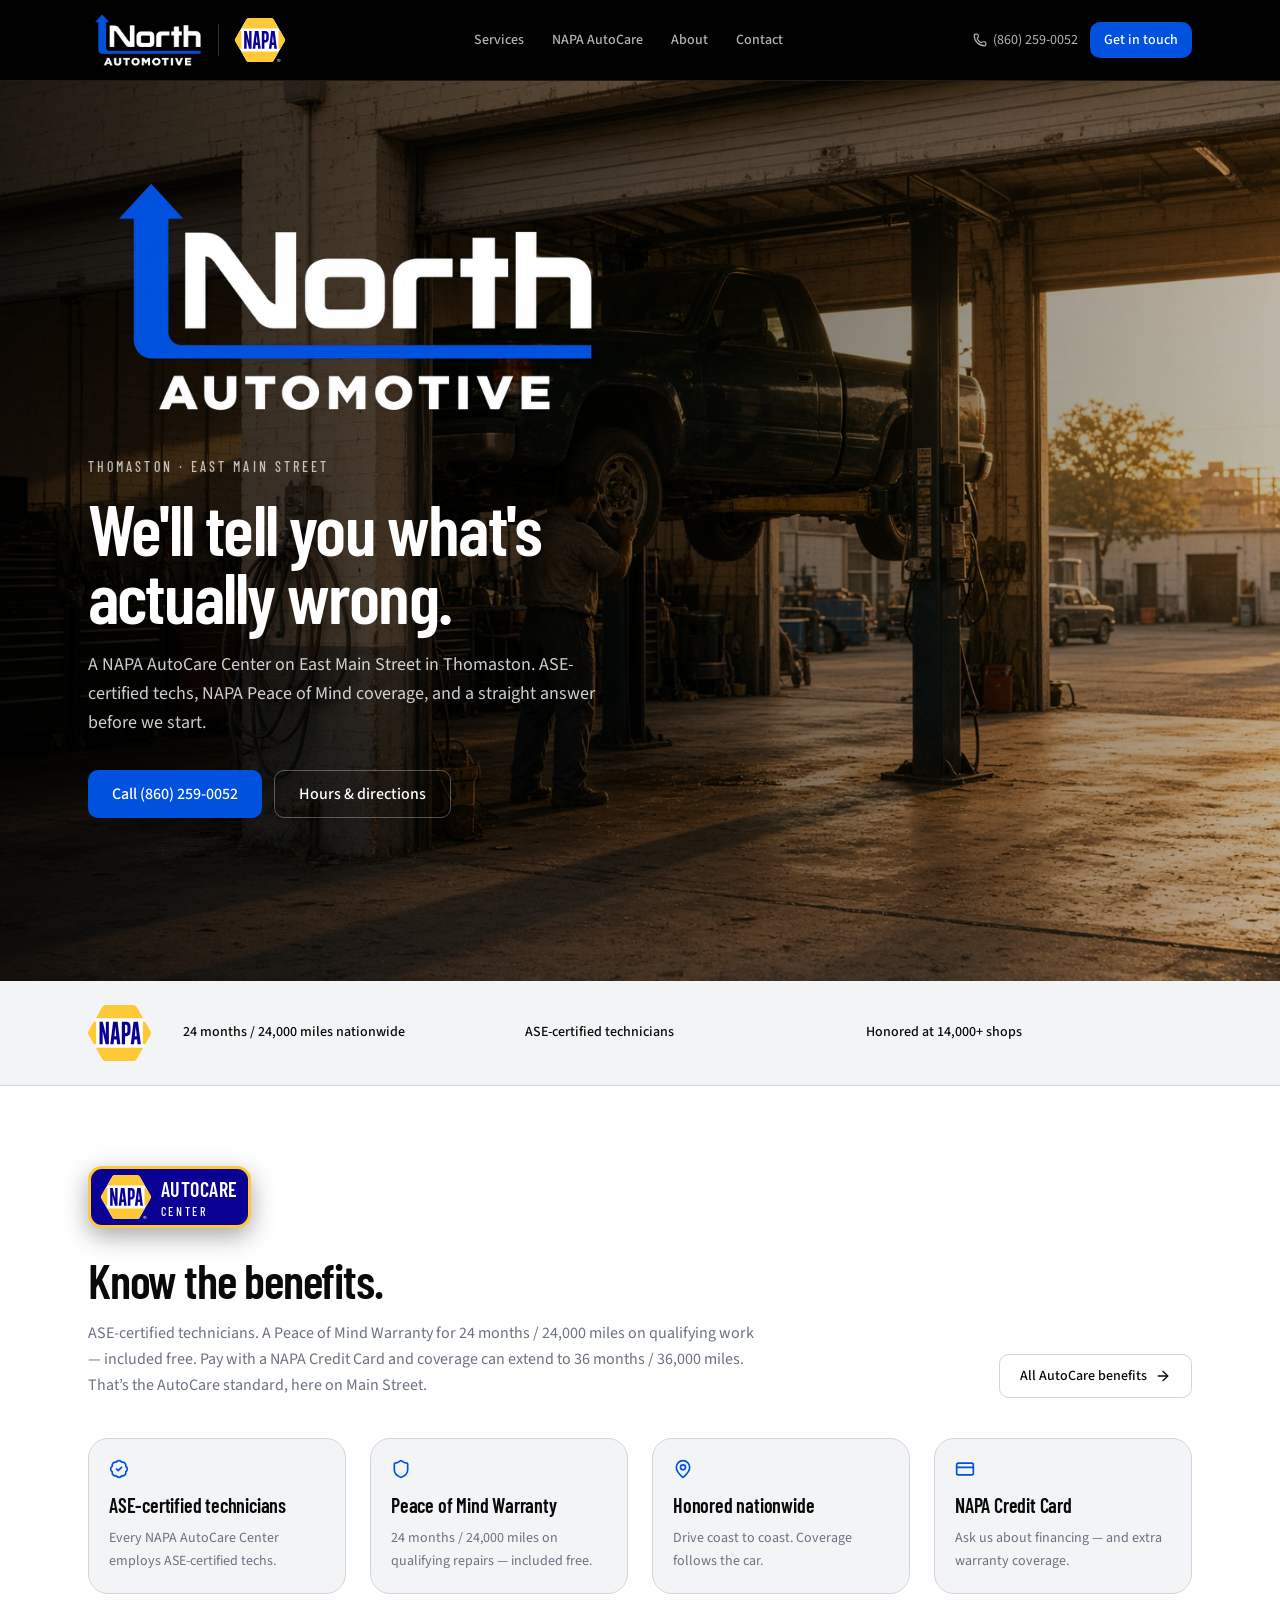
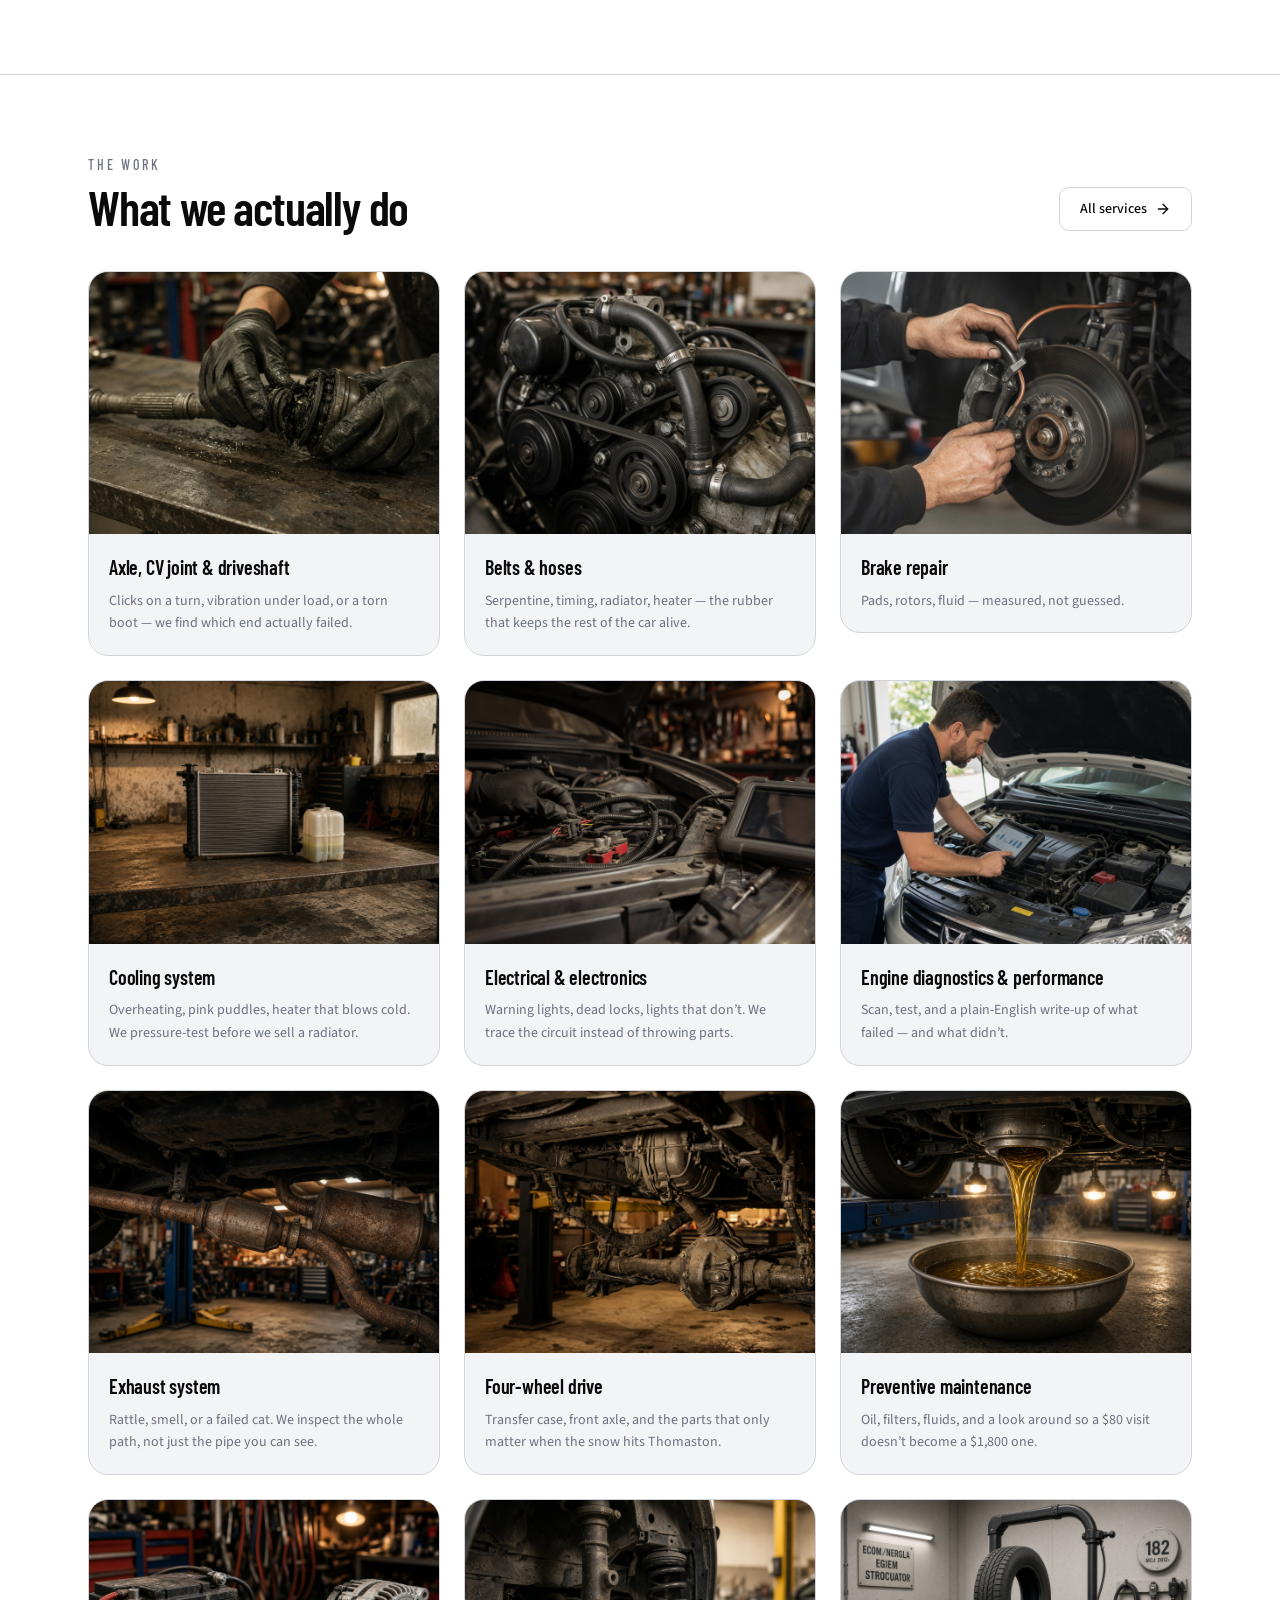
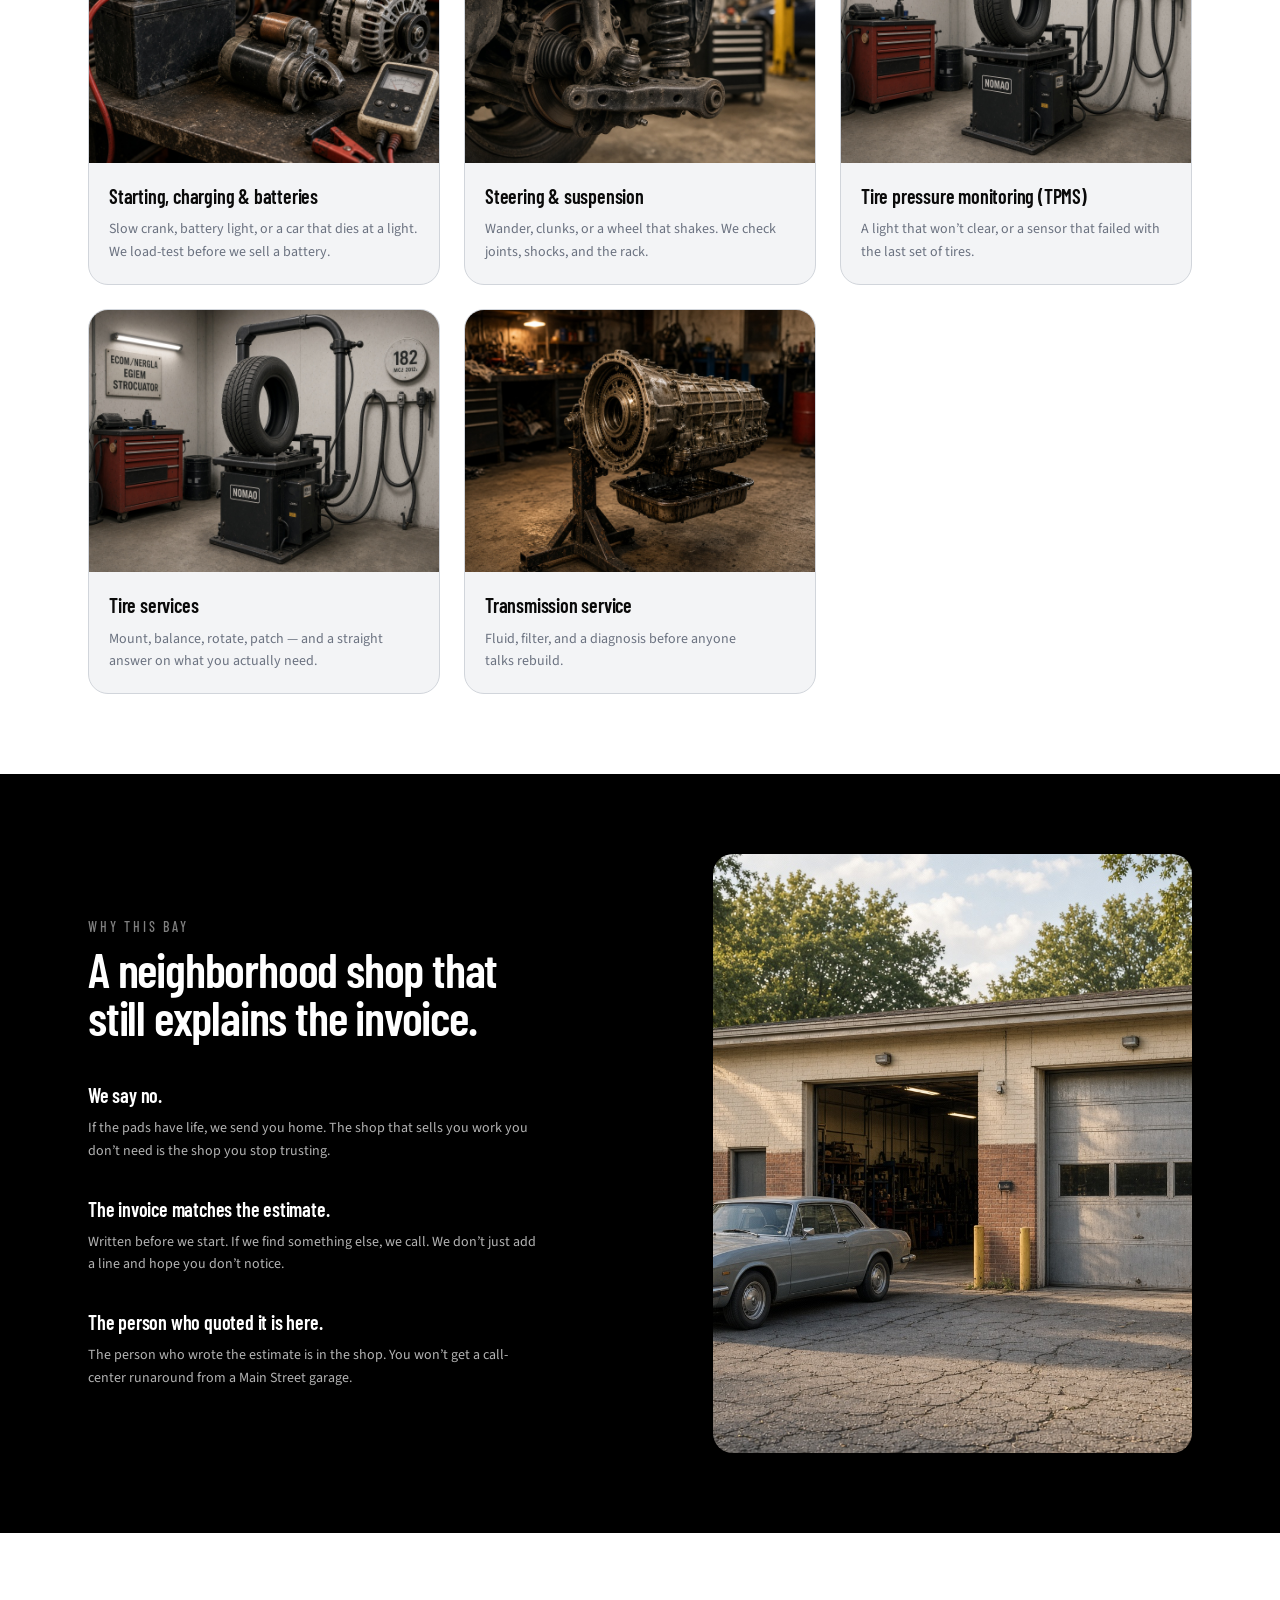
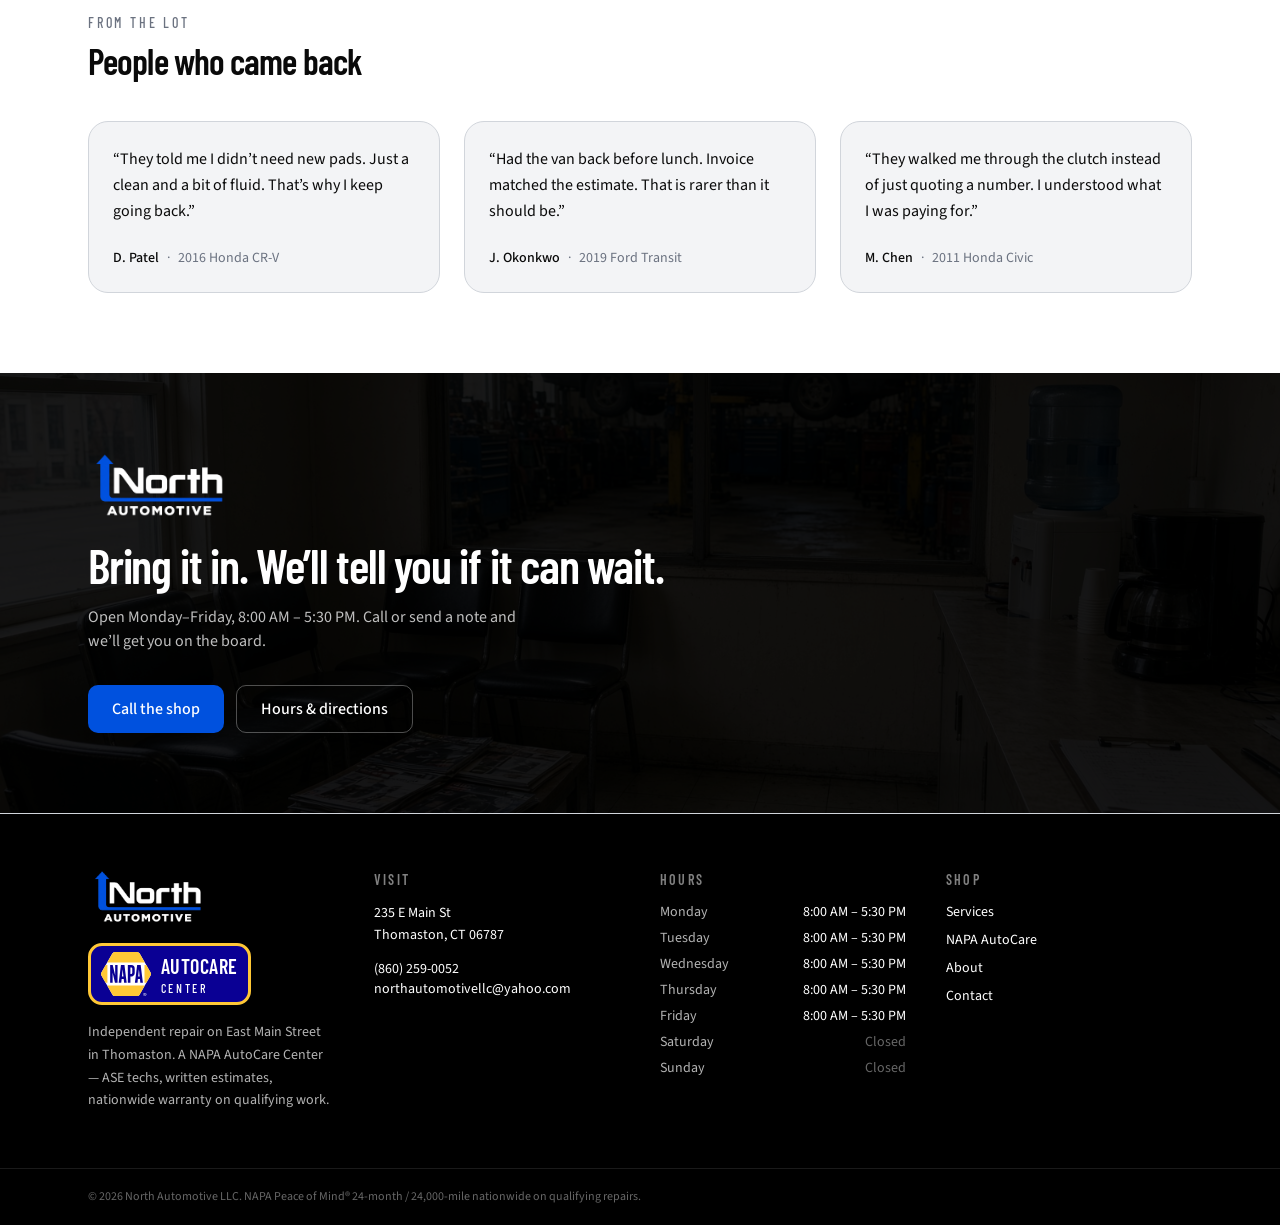
<file: index.html>
<!DOCTYPE html>
<html lang="en" class="antialiased"><head><meta name="twitter:card" content="summary_large_image"><meta property="og:title" content="North Automotive LLC"><meta charset="utf-8"><meta name="viewport" content="width=device-width, initial-scale=1"><link rel="preload" as="image" href="/images/logo.png"><link rel="preload" as="image" href="/images/napa-hexagon.svg"><link rel="preload" as="image" href="/images/hero.jpg"><link rel="preload" as="image" href="/images/axle.jpg"><link rel="preload" as="image" href="/images/belts.jpg"><link rel="preload" as="image" href="/images/brakes.jpg"><link rel="preload" as="image" href="/images/cooling.jpg"><link rel="preload" as="image" href="/images/electrical.jpg"><link rel="preload" as="image" href="/images/diagnostics.jpg"><link rel="preload" as="image" href="/images/exhaust.jpg"><link rel="preload" as="image" href="/images/fourwd.jpg"><link rel="preload" as="image" href="/images/oil.jpg"><link rel="preload" as="image" href="/images/batteries.jpg"><link rel="preload" as="image" href="/images/suspension.jpg"><link rel="preload" as="image" href="/images/tires.jpg"><link rel="preload" as="image" href="/images/transmission.jpg"><link rel="preload" as="image" href="/images/exterior.jpg"><link rel="preload" as="image" href="/images/waiting.jpg"><title>North Automotive LLC</title><meta name="description" content="NAPA AutoCare Center at 235 E Main St, Thomaston, CT. ASE-certified techs, 24-month / 24,000-mile Peace of Mind Warranty, diagnostics, brakes, oil, and tires."><meta name="theme-color" content="#000000"><link rel="icon" type="image/svg+xml" href="/favicon.svg"><link rel="preconnect" href="https://fonts.googleapis.com"><link rel="preconnect" href="https://fonts.gstatic.com" crossorigin="anonymous"><meta name="apple-mobile-web-app-title" content="North Automotive LLC"><meta name="apple-mobile-web-app-status-bar-style" content="black"><link rel="stylesheet" href="/assets/site.css">
<script src="/assets/site.js" defer></script>
</head><body><div class="flex min-h-svh flex-col bg-bg text-fg"><header class="sticky top-0 z-40 border-b border-white/10 bg-ink text-paper"><div class="mx-auto flex h-20 max-w-6xl items-center justify-between gap-4 px-4 sm:px-6"><div class="flex min-w-0 items-center gap-3 sm:gap-4"><a aria-label="North Automotive LLC" class="active" href="/" data-status="active" aria-current="page"><span class="flex items-center"><img src="/images/logo.png" alt="North Automotive" class="h-12 w-auto sm:h-[3.35rem]"></span></a><span class="hidden h-8 w-px bg-white/20 sm:block" aria-hidden="true"></span><a aria-label="NAPA AutoCare Center" class="shrink-0" href="/napa"><img src="/images/napa-hexagon.svg" alt="NAPA" class="w-auto h-9 sm:h-11"></a></div><nav class="hidden items-center gap-7 md:flex" aria-label="Primary"><a class="text-sm font-medium text-paper/70 transition-colors duration-150 hover:text-paper" href="/services">Services</a><a class="text-sm font-medium text-paper/70 transition-colors duration-150 hover:text-paper" href="/napa">NAPA AutoCare</a><a class="text-sm font-medium text-paper/70 transition-colors duration-150 hover:text-paper" href="/about">About</a><a class="text-sm font-medium text-paper/70 transition-colors duration-150 hover:text-paper" href="/contact">Contact</a></nav><div class="hidden items-center gap-3 md:flex"><a href="tel:+18602590052" class="inline-flex items-center gap-1.5 text-sm text-paper/70 hover:text-paper"><svg xmlns="http://www.w3.org/2000/svg" width="24" height="24" viewBox="0 0 24 24" fill="none" stroke="currentColor" stroke-width="2" stroke-linecap="round" stroke-linejoin="round" class="lucide lucide-phone size-3.5" aria-hidden="true"><path d="M13.832 16.568a1 1 0 0 0 1.213-.303l.355-.465A2 2 0 0 1 17 15h3a2 2 0 0 1 2 2v3a2 2 0 0 1-2 2A18 18 0 0 1 2 4a2 2 0 0 1 2-2h3a2 2 0 0 1 2 2v3a2 2 0 0 1-.8 1.6l-.468.351a1 1 0 0 0-.292 1.233 14 14 0 0 0 6.392 6.384"></path></svg>(860) 259-0052</a><a class="inline-flex items-center justify-center gap-2 whitespace-nowrap rounded-md font-medium transition-colors duration-150 ease-out focus-visible:outline-none focus-visible:ring-2 focus-visible:ring-ring focus-visible:ring-offset-2 focus-visible:ring-offset-bg disabled:pointer-events-none disabled:opacity-50 [&amp;_svg]:size-4 [&amp;_svg]:shrink-0 active:scale-[0.98] bg-accent text-accent-fg hover:bg-accent/90 h-9 px-3.5 text-sm" href="/contact">Get in touch</a></div><button type="button" class="inline-flex size-11 items-center justify-center rounded-md text-paper md:hidden" aria-label="Open menu" aria-expanded="false"><svg xmlns="http://www.w3.org/2000/svg" width="24" height="24" viewBox="0 0 24 24" fill="none" stroke="currentColor" stroke-width="2" stroke-linecap="round" stroke-linejoin="round" class="lucide lucide-menu size-5" aria-hidden="true"><path d="M4 12h16"></path><path d="M4 18h16"></path><path d="M4 6h16"></path></svg></button></div><div class="border-t border-white/10 bg-ink md:hidden hidden"><nav class="flex flex-col px-4 py-3" aria-label="Mobile"><a class="flex min-h-11 items-center text-base font-medium text-paper" href="/services">Services</a><a class="flex min-h-11 items-center text-base font-medium text-paper" href="/napa">NAPA AutoCare</a><a class="flex min-h-11 items-center text-base font-medium text-paper" href="/about">About</a><a class="flex min-h-11 items-center text-base font-medium text-paper" href="/contact">Contact</a><a class="flex min-h-11 items-center text-base font-medium text-paper" href="/contact">Get in touch</a><a href="tel:+18602590052" class="flex min-h-11 items-center text-base text-paper/70">(860) 259-0052</a></nav></div></header><div class="flex-1"><!--$--><main><section class="relative isolate min-h-[88svh] overflow-hidden bg-ink text-paper"><img src="/images/hero.jpg" alt="A pickup on the lift at North Automotive" class="absolute inset-0 size-full object-cover"><div class="absolute inset-0 bg-gradient-to-r from-ink/85 via-ink/55 to-ink/25"></div><div class="relative mx-auto flex min-h-[100svh] max-w-6xl flex-col justify-start gap-8 px-4 pb-16 pt-24 sm:px-6 sm:pb-20 lg:gap-10"><span class="flex items-center shrink-0"><img src="/images/logo.png" alt="North Automotive" class="h-40 w-auto max-w-full object-contain object-left sm:h-52 lg:h-60"></span><div><p class="font-display text-sm font-medium tracking-[0.22em] text-paper/70 uppercase">Thomaston · East Main Street</p><h1 class="font-display mt-4 max-w-2xl text-5xl font-semibold leading-[0.95] tracking-tight sm:text-7xl">We'll tell you what's actually wrong.</h1><p class="mt-5 max-w-lg text-base leading-relaxed text-paper/80 sm:text-lg">A NAPA AutoCare Center on East Main Street in Thomaston. ASE-certified techs, NAPA Peace of Mind coverage, and a straight answer before we start.</p><div class="mt-8 flex flex-wrap items-center gap-3"><a href="tel:+18602590052" class="inline-flex items-center justify-center gap-2 whitespace-nowrap rounded-md font-medium transition-colors duration-150 ease-out focus-visible:outline-none focus-visible:ring-2 focus-visible:ring-ring focus-visible:ring-offset-2 focus-visible:ring-offset-bg disabled:pointer-events-none disabled:opacity-50 [&amp;_svg]:size-4 [&amp;_svg]:shrink-0 active:scale-[0.98] bg-accent text-accent-fg hover:bg-accent/90 h-12 px-6 text-base">Call <!-- -->(860) 259-0052</a><a class="inline-flex items-center justify-center gap-2 whitespace-nowrap rounded-md font-medium transition-colors duration-150 ease-out focus-visible:outline-none focus-visible:ring-2 focus-visible:ring-ring focus-visible:ring-offset-2 focus-visible:ring-offset-bg disabled:pointer-events-none disabled:opacity-50 [&amp;_svg]:size-4 [&amp;_svg]:shrink-0 active:scale-[0.98] border bg-transparent h-12 px-6 text-base border-paper/30 text-paper hover:bg-paper/10" href="/contact">Hours &amp; directions</a></div></div></div></section><section class="border-b border-border bg-surface"><div class="mx-auto flex max-w-6xl flex-wrap items-center gap-6 px-4 py-6 sm:gap-8 sm:px-6"><img src="/images/napa-hexagon.svg" alt="NAPA" class="h-12 w-auto sm:h-14"><ul class="grid flex-1 gap-4 sm:grid-cols-3"><li class="text-sm font-medium leading-snug">24 months / 24,000 miles nationwide</li><li class="text-sm font-medium leading-snug">ASE-certified technicians</li><li class="text-sm font-medium leading-snug">Honored at 14,000+ shops</li></ul></div></section><section class="border-b border-border"><div class="mx-auto max-w-6xl px-4 py-16 sm:px-6 sm:py-20"><div class="flex flex-wrap items-end justify-between gap-4"><div><a aria-label="NAPA AutoCare Center" class="inline-flex items-center gap-2.5 rounded-lg border-[3px] border-napa-yellow bg-napa-navy px-2.5 py-1.5 shadow-[0_8px_24px_rgba(0,0,0,0.35)] mb-5" href="/napa"><img src="/images/napa-hexagon.svg" alt="" class="h-10 w-auto sm:h-11"><span class="font-display leading-[0.92] text-white"><span class="block text-lg font-semibold tracking-wide sm:text-xl">AUTOCARE</span><span class="block text-[11px] font-medium tracking-[0.22em] sm:text-xs">CENTER</span></span></a><h2 class="font-display mt-2 max-w-xl text-4xl font-semibold tracking-tight sm:text-5xl">Know the benefits.</h2><p class="mt-4 max-w-2xl text-base leading-relaxed text-muted">ASE-certified technicians. A Peace of Mind Warranty for<!-- --> <!-- -->24 months / 24,000 miles<!-- --> on qualifying work — included free. Pay with a NAPA Credit Card and coverage can extend to 36 months / 36,000 miles. That’s the AutoCare standard, here on Main Street.</p></div><a class="inline-flex items-center justify-center gap-2 whitespace-nowrap rounded-md font-medium transition-colors duration-150 ease-out focus-visible:outline-none focus-visible:ring-2 focus-visible:ring-ring focus-visible:ring-offset-2 focus-visible:ring-offset-bg disabled:pointer-events-none disabled:opacity-50 [&amp;_svg]:size-4 [&amp;_svg]:shrink-0 active:scale-[0.98] border border-border bg-transparent text-fg hover:bg-surface h-11 px-5 text-sm" href="/napa">All AutoCare benefits <svg xmlns="http://www.w3.org/2000/svg" width="24" height="24" viewBox="0 0 24 24" fill="none" stroke="currentColor" stroke-width="2" stroke-linecap="round" stroke-linejoin="round" class="lucide lucide-arrow-right size-4" aria-hidden="true"><path d="M5 12h14"></path><path d="m12 5 7 7-7 7"></path></svg></a></div><ul class="mt-10 grid gap-6 sm:grid-cols-2 lg:grid-cols-4"><li class="rounded-xl border border-border bg-surface p-5"><svg xmlns="http://www.w3.org/2000/svg" width="24" height="24" viewBox="0 0 24 24" fill="none" stroke="currentColor" stroke-width="2" stroke-linecap="round" stroke-linejoin="round" class="lucide lucide-badge-check size-5 text-accent" aria-hidden="true"><path d="M3.85 8.62a4 4 0 0 1 4.78-4.77 4 4 0 0 1 6.74 0 4 4 0 0 1 4.78 4.78 4 4 0 0 1 0 6.74 4 4 0 0 1-4.77 4.78 4 4 0 0 1-6.75 0 4 4 0 0 1-4.78-4.77 4 4 0 0 1 0-6.76Z"></path><path d="m9 12 2 2 4-4"></path></svg><h3 class="font-display mt-3 text-xl font-semibold">ASE-certified technicians</h3><p class="mt-2 text-sm leading-relaxed text-muted">Every NAPA AutoCare Center employs ASE-certified techs.</p></li><li class="rounded-xl border border-border bg-surface p-5"><svg xmlns="http://www.w3.org/2000/svg" width="24" height="24" viewBox="0 0 24 24" fill="none" stroke="currentColor" stroke-width="2" stroke-linecap="round" stroke-linejoin="round" class="lucide lucide-shield size-5 text-accent" aria-hidden="true"><path d="M20 13c0 5-3.5 7.5-7.66 8.95a1 1 0 0 1-.67-.01C7.5 20.5 4 18 4 13V6a1 1 0 0 1 1-1c2 0 4.5-1.2 6.24-2.72a1.17 1.17 0 0 1 1.52 0C14.51 3.81 17 5 19 5a1 1 0 0 1 1 1z"></path></svg><h3 class="font-display mt-3 text-xl font-semibold">Peace of Mind Warranty</h3><p class="mt-2 text-sm leading-relaxed text-muted">24 months / 24,000 miles on qualifying repairs — included free.</p></li><li class="rounded-xl border border-border bg-surface p-5"><svg xmlns="http://www.w3.org/2000/svg" width="24" height="24" viewBox="0 0 24 24" fill="none" stroke="currentColor" stroke-width="2" stroke-linecap="round" stroke-linejoin="round" class="lucide lucide-map-pin size-5 text-accent" aria-hidden="true"><path d="M20 10c0 4.993-5.539 10.193-7.399 11.799a1 1 0 0 1-1.202 0C9.539 20.193 4 14.993 4 10a8 8 0 0 1 16 0"></path><circle cx="12" cy="10" r="3"></circle></svg><h3 class="font-display mt-3 text-xl font-semibold">Honored nationwide</h3><p class="mt-2 text-sm leading-relaxed text-muted">Drive coast to coast. Coverage follows the car.</p></li><li class="rounded-xl border border-border bg-surface p-5"><svg xmlns="http://www.w3.org/2000/svg" width="24" height="24" viewBox="0 0 24 24" fill="none" stroke="currentColor" stroke-width="2" stroke-linecap="round" stroke-linejoin="round" class="lucide lucide-credit-card size-5 text-accent" aria-hidden="true"><rect width="20" height="14" x="2" y="5" rx="2"></rect><line x1="2" x2="22" y1="10" y2="10"></line></svg><h3 class="font-display mt-3 text-xl font-semibold">NAPA Credit Card</h3><p class="mt-2 text-sm leading-relaxed text-muted">Ask us about financing — and extra warranty coverage.</p></li></ul></div></section><section class="mx-auto max-w-6xl px-4 py-16 sm:px-6 sm:py-20"><div class="flex flex-wrap items-end justify-between gap-4"><div><p class="font-display text-sm font-medium tracking-[0.2em] text-muted uppercase">The work</p><h2 class="font-display mt-2 text-4xl font-semibold tracking-tight sm:text-5xl">What we actually do</h2></div><a class="inline-flex items-center justify-center gap-2 whitespace-nowrap rounded-md font-medium transition-colors duration-150 ease-out focus-visible:outline-none focus-visible:ring-2 focus-visible:ring-ring focus-visible:ring-offset-2 focus-visible:ring-offset-bg disabled:pointer-events-none disabled:opacity-50 [&amp;_svg]:size-4 [&amp;_svg]:shrink-0 active:scale-[0.98] border border-border bg-transparent text-fg hover:bg-surface h-11 px-5 text-sm" href="/services">All services <svg xmlns="http://www.w3.org/2000/svg" width="24" height="24" viewBox="0 0 24 24" fill="none" stroke="currentColor" stroke-width="2" stroke-linecap="round" stroke-linejoin="round" class="lucide lucide-arrow-right size-4" aria-hidden="true"><path d="M5 12h14"></path><path d="m12 5 7 7-7 7"></path></svg></a></div><ul class="mt-10 grid gap-6 sm:grid-cols-2 lg:grid-cols-3"><li><a class="group block overflow-hidden rounded-xl border border-border bg-surface" href="/services#axle"><div class="aspect-[4/3] overflow-hidden"><img src="/images/axle.jpg" alt="" class="size-full object-cover transition-transform duration-500 group-hover:scale-[1.03]"></div><div class="p-5"><h3 class="font-display text-xl font-semibold leading-snug">Axle, CV joint &amp; driveshaft</h3><p class="mt-2 text-sm leading-relaxed text-muted">Clicks on a turn, vibration under load, or a torn boot — we find which end actually failed.</p></div></a></li><li><a class="group block overflow-hidden rounded-xl border border-border bg-surface" href="/services#belts"><div class="aspect-[4/3] overflow-hidden"><img src="/images/belts.jpg" alt="" class="size-full object-cover transition-transform duration-500 group-hover:scale-[1.03]"></div><div class="p-5"><h3 class="font-display text-xl font-semibold leading-snug">Belts &amp; hoses</h3><p class="mt-2 text-sm leading-relaxed text-muted">Serpentine, timing, radiator, heater — the rubber that keeps the rest of the car alive.</p></div></a></li><li><a class="group block overflow-hidden rounded-xl border border-border bg-surface" href="/services#brakes"><div class="aspect-[4/3] overflow-hidden"><img src="/images/brakes.jpg" alt="" class="size-full object-cover transition-transform duration-500 group-hover:scale-[1.03]"></div><div class="p-5"><h3 class="font-display text-xl font-semibold leading-snug">Brake repair</h3><p class="mt-2 text-sm leading-relaxed text-muted">Pads, rotors, fluid — measured, not guessed.</p></div></a></li><li><a class="group block overflow-hidden rounded-xl border border-border bg-surface" href="/services#cooling"><div class="aspect-[4/3] overflow-hidden"><img src="/images/cooling.jpg" alt="" class="size-full object-cover transition-transform duration-500 group-hover:scale-[1.03]"></div><div class="p-5"><h3 class="font-display text-xl font-semibold leading-snug">Cooling system</h3><p class="mt-2 text-sm leading-relaxed text-muted">Overheating, pink puddles, heater that blows cold. We pressure-test before we sell a radiator.</p></div></a></li><li><a class="group block overflow-hidden rounded-xl border border-border bg-surface" href="/services#electrical"><div class="aspect-[4/3] overflow-hidden"><img src="/images/electrical.jpg" alt="" class="size-full object-cover transition-transform duration-500 group-hover:scale-[1.03]"></div><div class="p-5"><h3 class="font-display text-xl font-semibold leading-snug">Electrical &amp; electronics</h3><p class="mt-2 text-sm leading-relaxed text-muted">Warning lights, dead locks, lights that don’t. We trace the circuit instead of throwing parts.</p></div></a></li><li><a class="group block overflow-hidden rounded-xl border border-border bg-surface" href="/services#diagnostics"><div class="aspect-[4/3] overflow-hidden"><img src="/images/diagnostics.jpg" alt="" class="size-full object-cover transition-transform duration-500 group-hover:scale-[1.03]"></div><div class="p-5"><h3 class="font-display text-xl font-semibold leading-snug">Engine diagnostics &amp; performance</h3><p class="mt-2 text-sm leading-relaxed text-muted">Scan, test, and a plain-English write-up of what failed — and what didn’t.</p></div></a></li><li><a class="group block overflow-hidden rounded-xl border border-border bg-surface" href="/services#exhaust"><div class="aspect-[4/3] overflow-hidden"><img src="/images/exhaust.jpg" alt="" class="size-full object-cover transition-transform duration-500 group-hover:scale-[1.03]"></div><div class="p-5"><h3 class="font-display text-xl font-semibold leading-snug">Exhaust system</h3><p class="mt-2 text-sm leading-relaxed text-muted">Rattle, smell, or a failed cat. We inspect the whole path, not just the pipe you can see.</p></div></a></li><li><a class="group block overflow-hidden rounded-xl border border-border bg-surface" href="/services#fourwd"><div class="aspect-[4/3] overflow-hidden"><img src="/images/fourwd.jpg" alt="" class="size-full object-cover transition-transform duration-500 group-hover:scale-[1.03]"></div><div class="p-5"><h3 class="font-display text-xl font-semibold leading-snug">Four-wheel drive</h3><p class="mt-2 text-sm leading-relaxed text-muted">Transfer case, front axle, and the parts that only matter when the snow hits Thomaston.</p></div></a></li><li><a class="group block overflow-hidden rounded-xl border border-border bg-surface" href="/services#maintenance"><div class="aspect-[4/3] overflow-hidden"><img src="/images/oil.jpg" alt="" class="size-full object-cover transition-transform duration-500 group-hover:scale-[1.03]"></div><div class="p-5"><h3 class="font-display text-xl font-semibold leading-snug">Preventive maintenance</h3><p class="mt-2 text-sm leading-relaxed text-muted">Oil, filters, fluids, and a look around so a $80 visit doesn’t become a $1,800 one.</p></div></a></li><li><a class="group block overflow-hidden rounded-xl border border-border bg-surface" href="/services#batteries"><div class="aspect-[4/3] overflow-hidden"><img src="/images/batteries.jpg" alt="" class="size-full object-cover transition-transform duration-500 group-hover:scale-[1.03]"></div><div class="p-5"><h3 class="font-display text-xl font-semibold leading-snug">Starting, charging &amp; batteries</h3><p class="mt-2 text-sm leading-relaxed text-muted">Slow crank, battery light, or a car that dies at a light. We load-test before we sell a battery.</p></div></a></li><li><a class="group block overflow-hidden rounded-xl border border-border bg-surface" href="/services#suspension"><div class="aspect-[4/3] overflow-hidden"><img src="/images/suspension.jpg" alt="" class="size-full object-cover transition-transform duration-500 group-hover:scale-[1.03]"></div><div class="p-5"><h3 class="font-display text-xl font-semibold leading-snug">Steering &amp; suspension</h3><p class="mt-2 text-sm leading-relaxed text-muted">Wander, clunks, or a wheel that shakes. We check joints, shocks, and the rack.</p></div></a></li><li><a class="group block overflow-hidden rounded-xl border border-border bg-surface" href="/services#tpms"><div class="aspect-[4/3] overflow-hidden"><img src="/images/tires.jpg" alt="" class="size-full object-cover transition-transform duration-500 group-hover:scale-[1.03]"></div><div class="p-5"><h3 class="font-display text-xl font-semibold leading-snug">Tire pressure monitoring (TPMS)</h3><p class="mt-2 text-sm leading-relaxed text-muted">A light that won’t clear, or a sensor that failed with the last set of tires.</p></div></a></li><li><a class="group block overflow-hidden rounded-xl border border-border bg-surface" href="/services#tires"><div class="aspect-[4/3] overflow-hidden"><img src="/images/tires.jpg" alt="" class="size-full object-cover transition-transform duration-500 group-hover:scale-[1.03]"></div><div class="p-5"><h3 class="font-display text-xl font-semibold leading-snug">Tire services</h3><p class="mt-2 text-sm leading-relaxed text-muted">Mount, balance, rotate, patch — and a straight answer on what you actually need.</p></div></a></li><li><a class="group block overflow-hidden rounded-xl border border-border bg-surface" href="/services#transmission"><div class="aspect-[4/3] overflow-hidden"><img src="/images/transmission.jpg" alt="" class="size-full object-cover transition-transform duration-500 group-hover:scale-[1.03]"></div><div class="p-5"><h3 class="font-display text-xl font-semibold leading-snug">Transmission service</h3><p class="mt-2 text-sm leading-relaxed text-muted">Fluid, filter, and a diagnosis before anyone talks rebuild.</p></div></a></li></ul></section><section class="bg-ink text-paper"><div class="mx-auto grid max-w-6xl gap-10 px-4 py-16 sm:px-6 sm:py-20 lg:grid-cols-[1.1fr_0.9fr] lg:items-center"><div><p class="font-display text-sm font-medium tracking-[0.2em] text-paper/50 uppercase">Why this bay</p><h2 class="font-display mt-2 max-w-lg text-4xl font-semibold tracking-tight sm:text-5xl">A neighborhood shop that still explains the invoice.</h2><ul class="mt-10 space-y-8"><li><h3 class="font-display text-xl font-semibold">We say no.</h3><p class="mt-2 max-w-md text-sm leading-relaxed text-paper/70">If the pads have life, we send you home. The shop that sells you work you don’t need is the shop you stop trusting.</p></li><li><h3 class="font-display text-xl font-semibold">The invoice matches the estimate.</h3><p class="mt-2 max-w-md text-sm leading-relaxed text-paper/70">Written before we start. If we find something else, we call. We don’t just add a line and hope you don’t notice.</p></li><li><h3 class="font-display text-xl font-semibold">The person who quoted it is here.</h3><p class="mt-2 max-w-md text-sm leading-relaxed text-paper/70">The person who wrote the estimate is in the shop. You won’t get a call-center runaround from a Main Street garage.</p></li></ul></div><div class="overflow-hidden rounded-xl"><img src="/images/exterior.jpg" alt="North Automotive on East Main Street" class="aspect-[4/5] w-full object-cover sm:aspect-[4/3] lg:aspect-[4/5]"></div></div></section><section class="mx-auto max-w-6xl px-4 py-16 sm:px-6 sm:py-20"><p class="font-display text-sm font-medium tracking-[0.2em] text-muted uppercase">From the lot</p><h2 class="font-display mt-2 text-4xl font-semibold tracking-tight">People who came back</h2><ul class="mt-10 grid gap-6 md:grid-cols-3"><li class="flex flex-col justify-between rounded-xl border border-border bg-surface p-6"><blockquote class="text-base leading-relaxed">“<!-- -->They told me I didn’t need new pads. Just a clean and a bit of fluid. That’s why I keep going back.<!-- -->”</blockquote><p class="mt-6 text-sm text-muted"><span class="font-medium text-fg">D. Patel</span><span class="mx-2">·</span>2016 Honda CR-V</p></li><li class="flex flex-col justify-between rounded-xl border border-border bg-surface p-6"><blockquote class="text-base leading-relaxed">“<!-- -->Had the van back before lunch. Invoice matched the estimate. That is rarer than it should be.<!-- -->”</blockquote><p class="mt-6 text-sm text-muted"><span class="font-medium text-fg">J. Okonkwo</span><span class="mx-2">·</span>2019 Ford Transit</p></li><li class="flex flex-col justify-between rounded-xl border border-border bg-surface p-6"><blockquote class="text-base leading-relaxed">“<!-- -->They walked me through the clutch instead of just quoting a number. I understood what I was paying for.<!-- -->”</blockquote><p class="mt-6 text-sm text-muted"><span class="font-medium text-fg">M. Chen</span><span class="mx-2">·</span>2011 Honda Civic</p></li></ul></section><section class="relative isolate overflow-hidden bg-ink text-paper"><img src="/images/waiting.jpg" alt="" class="absolute inset-0 size-full object-cover opacity-35"><div class="absolute inset-0 bg-ink/70"></div><div class="relative mx-auto max-w-6xl px-4 py-20 sm:px-6"><span class="flex items-center mb-6"><img src="/images/logo.png" alt="North Automotive" class="h-14 w-auto sm:h-16"></span><h2 class="font-display max-w-xl text-4xl font-semibold tracking-tight sm:text-5xl">Bring it in. We’ll tell you if it can wait.</h2><p class="mt-4 max-w-md text-paper/75">Open Monday–Friday, 8:00 AM – 5:30 PM. Call or send a note and we’ll get you on the board.</p><div class="mt-8 flex flex-wrap gap-3"><a href="tel:+18602590052" class="inline-flex items-center justify-center gap-2 whitespace-nowrap rounded-md font-medium transition-colors duration-150 ease-out focus-visible:outline-none focus-visible:ring-2 focus-visible:ring-ring focus-visible:ring-offset-2 focus-visible:ring-offset-bg disabled:pointer-events-none disabled:opacity-50 [&amp;_svg]:size-4 [&amp;_svg]:shrink-0 active:scale-[0.98] bg-accent text-accent-fg hover:bg-accent/90 h-12 px-6 text-base">Call the shop</a><a class="inline-flex items-center justify-center gap-2 whitespace-nowrap rounded-md font-medium transition-colors duration-150 ease-out focus-visible:outline-none focus-visible:ring-2 focus-visible:ring-ring focus-visible:ring-offset-2 focus-visible:ring-offset-bg disabled:pointer-events-none disabled:opacity-50 [&amp;_svg]:size-4 [&amp;_svg]:shrink-0 active:scale-[0.98] border bg-transparent h-12 px-6 text-base border-paper/30 text-paper hover:bg-paper/10" href="/contact">Hours &amp; directions</a></div></div></section></main><!--/$--></div><footer class="border-t border-border bg-ink text-paper"><div class="mx-auto grid max-w-6xl gap-10 px-4 py-14 sm:px-6 md:grid-cols-4"><div class="md:col-span-1"><span class="flex items-center"><img src="/images/logo.png" alt="North Automotive" class="h-12 w-auto sm:h-[3.35rem]"></span><div class="mt-5"><a aria-label="NAPA AutoCare Center" class="inline-flex items-center gap-2.5 rounded-lg border-[3px] border-napa-yellow bg-napa-navy px-2.5 py-1.5 shadow-[0_8px_24px_rgba(0,0,0,0.35)]" href="/napa"><img src="/images/napa-hexagon.svg" alt="" class="h-10 w-auto sm:h-11"><span class="font-display leading-[0.92] text-white"><span class="block text-lg font-semibold tracking-wide sm:text-xl">AUTOCARE</span><span class="block text-[11px] font-medium tracking-[0.22em] sm:text-xs">CENTER</span></span></a></div><p class="mt-4 max-w-xs text-sm leading-relaxed text-paper/70">Independent repair on East Main Street in Thomaston. A NAPA AutoCare Center — ASE techs, written estimates, nationwide warranty on qualifying work.</p></div><div><h2 class="font-display text-sm font-semibold tracking-[0.16em] text-paper/50 uppercase">Visit</h2><p class="mt-3 text-sm leading-relaxed">235 E Main St<br>Thomaston, CT 06787</p><p class="mt-3 text-sm"><a href="tel:+18602590052" class="hover:underline">(860) 259-0052</a><br><a href="mailto:northautomotivellc@yahoo.com" class="hover:underline">northautomotivellc@yahoo.com</a></p></div><div><h2 class="font-display text-sm font-semibold tracking-[0.16em] text-paper/50 uppercase">Hours</h2><ul class="mt-3 space-y-1.5 text-sm"><li class="flex justify-between gap-4"><span class="text-paper/70">Monday</span><span class="">8:00 AM – 5:30 PM</span></li><li class="flex justify-between gap-4"><span class="text-paper/70">Tuesday</span><span class="">8:00 AM – 5:30 PM</span></li><li class="flex justify-between gap-4"><span class="text-paper/70">Wednesday</span><span class="">8:00 AM – 5:30 PM</span></li><li class="flex justify-between gap-4"><span class="text-paper/70">Thursday</span><span class="">8:00 AM – 5:30 PM</span></li><li class="flex justify-between gap-4"><span class="text-paper/70">Friday</span><span class="">8:00 AM – 5:30 PM</span></li><li class="flex justify-between gap-4"><span class="text-paper/70">Saturday</span><span class="text-paper/40">Closed</span></li><li class="flex justify-between gap-4"><span class="text-paper/70">Sunday</span><span class="text-paper/40">Closed</span></li></ul></div><div><h2 class="font-display text-sm font-semibold tracking-[0.16em] text-paper/50 uppercase">Shop</h2><ul class="mt-3 space-y-2 text-sm"><li><a class="hover:underline" href="/services">Services</a></li><li><a class="hover:underline" href="/napa">NAPA AutoCare</a></li><li><a class="hover:underline" href="/about">About</a></li><li><a class="hover:underline" href="/contact">Contact</a></li></ul></div></div><div class="border-t border-paper/10"><p class="mx-auto max-w-6xl px-4 py-5 text-xs text-paper/40 sm:px-6">© <!-- -->2026<!-- --> <!-- -->North Automotive LLC<!-- -->. <!-- -->NAPA Peace of Mind® 24-month / 24,000-mile nationwide<!-- --> on qualifying repairs.</p></div></footer></div></body></html>
</file>
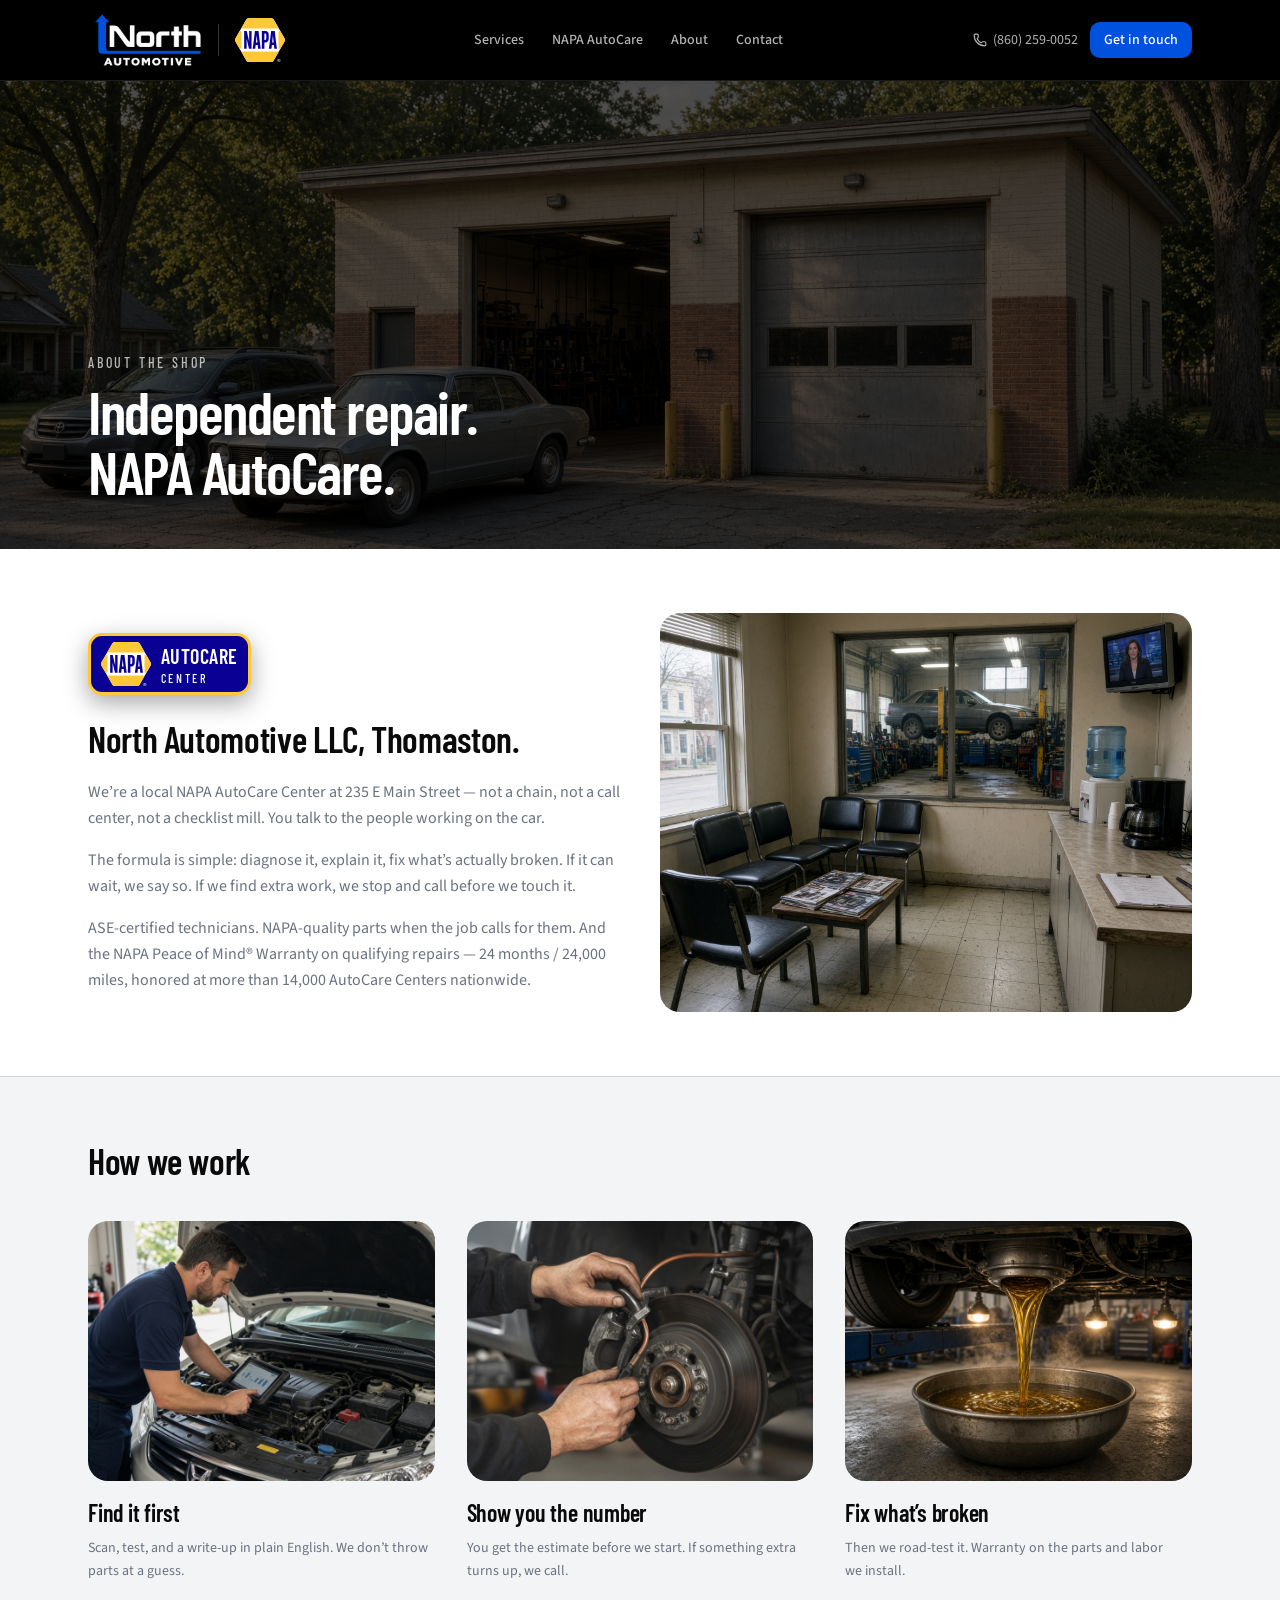
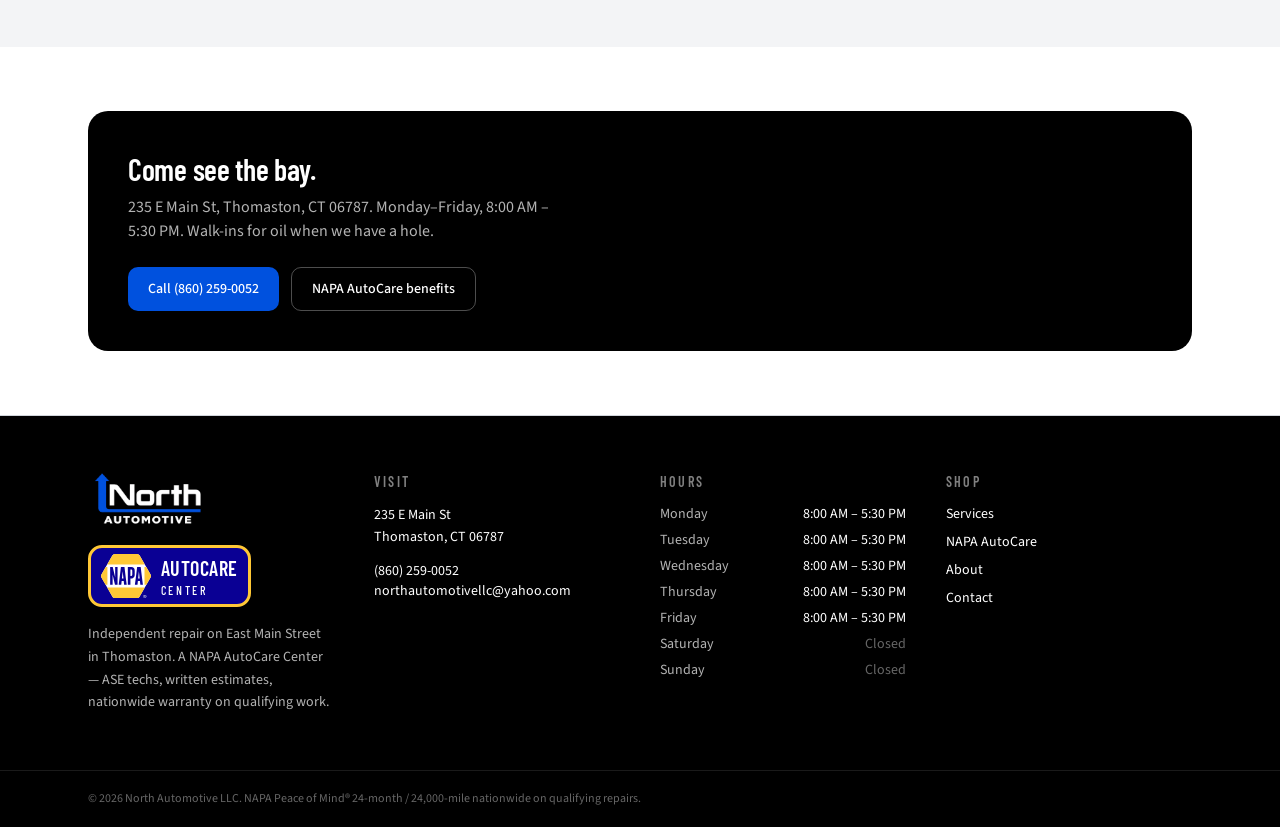
<file: about/index.html>
<!DOCTYPE html>
<html lang="en" class="antialiased"><head><meta name="twitter:card" content="summary_large_image"><meta property="og:title" content="North Automotive LLC"><meta charset="utf-8"><meta name="viewport" content="width=device-width, initial-scale=1"><link rel="preload" as="image" href="/images/logo.png"><link rel="preload" as="image" href="/images/napa-hexagon.svg"><link rel="preload" as="image" href="/images/exterior.jpg"><link rel="preload" as="image" href="/images/waiting.jpg"><link rel="preload" as="image" href="/images/diagnostics.jpg"><link rel="preload" as="image" href="/images/brakes.jpg"><link rel="preload" as="image" href="/images/oil.jpg"><title>North Automotive LLC</title><meta name="description" content="NAPA AutoCare Center at 235 E Main St, Thomaston, CT. ASE-certified techs, 24-month / 24,000-mile Peace of Mind Warranty, diagnostics, brakes, oil, and tires."><meta name="theme-color" content="#000000"><link rel="icon" type="image/svg+xml" href="/favicon.svg"><link rel="preconnect" href="https://fonts.googleapis.com"><link rel="preconnect" href="https://fonts.gstatic.com" crossorigin="anonymous"><meta name="apple-mobile-web-app-title" content="North Automotive LLC"><meta name="apple-mobile-web-app-status-bar-style" content="black"><link rel="stylesheet" href="/assets/site.css">
<script src="/assets/site.js" defer></script>
</head><body><div class="flex min-h-svh flex-col bg-bg text-fg"><header class="sticky top-0 z-40 border-b border-white/10 bg-ink text-paper"><div class="mx-auto flex h-20 max-w-6xl items-center justify-between gap-4 px-4 sm:px-6"><div class="flex min-w-0 items-center gap-3 sm:gap-4"><a aria-label="North Automotive LLC" href="/"><span class="flex items-center"><img src="/images/logo.png" alt="North Automotive" class="h-12 w-auto sm:h-[3.35rem]"></span></a><span class="hidden h-8 w-px bg-white/20 sm:block" aria-hidden="true"></span><a aria-label="NAPA AutoCare Center" class="shrink-0" href="/napa"><img src="/images/napa-hexagon.svg" alt="NAPA" class="w-auto h-9 sm:h-11"></a></div><nav class="hidden items-center gap-7 md:flex" aria-label="Primary"><a class="text-sm font-medium text-paper/70 transition-colors duration-150 hover:text-paper" href="/services">Services</a><a class="text-sm font-medium text-paper/70 transition-colors duration-150 hover:text-paper" href="/napa">NAPA AutoCare</a><a class="text-sm font-medium text-paper/70 transition-colors duration-150 hover:text-paper text-paper" href="/about" data-status="active" aria-current="page">About</a><a class="text-sm font-medium text-paper/70 transition-colors duration-150 hover:text-paper" href="/contact">Contact</a></nav><div class="hidden items-center gap-3 md:flex"><a href="tel:+18602590052" class="inline-flex items-center gap-1.5 text-sm text-paper/70 hover:text-paper"><svg xmlns="http://www.w3.org/2000/svg" width="24" height="24" viewBox="0 0 24 24" fill="none" stroke="currentColor" stroke-width="2" stroke-linecap="round" stroke-linejoin="round" class="lucide lucide-phone size-3.5" aria-hidden="true"><path d="M13.832 16.568a1 1 0 0 0 1.213-.303l.355-.465A2 2 0 0 1 17 15h3a2 2 0 0 1 2 2v3a2 2 0 0 1-2 2A18 18 0 0 1 2 4a2 2 0 0 1 2-2h3a2 2 0 0 1 2 2v3a2 2 0 0 1-.8 1.6l-.468.351a1 1 0 0 0-.292 1.233 14 14 0 0 0 6.392 6.384"></path></svg>(860) 259-0052</a><a class="inline-flex items-center justify-center gap-2 whitespace-nowrap rounded-md font-medium transition-colors duration-150 ease-out focus-visible:outline-none focus-visible:ring-2 focus-visible:ring-ring focus-visible:ring-offset-2 focus-visible:ring-offset-bg disabled:pointer-events-none disabled:opacity-50 [&amp;_svg]:size-4 [&amp;_svg]:shrink-0 active:scale-[0.98] bg-accent text-accent-fg hover:bg-accent/90 h-9 px-3.5 text-sm" href="/contact">Get in touch</a></div><button type="button" class="inline-flex size-11 items-center justify-center rounded-md text-paper md:hidden" aria-label="Open menu" aria-expanded="false"><svg xmlns="http://www.w3.org/2000/svg" width="24" height="24" viewBox="0 0 24 24" fill="none" stroke="currentColor" stroke-width="2" stroke-linecap="round" stroke-linejoin="round" class="lucide lucide-menu size-5" aria-hidden="true"><path d="M4 12h16"></path><path d="M4 18h16"></path><path d="M4 6h16"></path></svg></button></div><div class="border-t border-white/10 bg-ink md:hidden hidden"><nav class="flex flex-col px-4 py-3" aria-label="Mobile"><a class="flex min-h-11 items-center text-base font-medium text-paper" href="/services">Services</a><a class="flex min-h-11 items-center text-base font-medium text-paper" href="/napa">NAPA AutoCare</a><a class="flex min-h-11 items-center text-base font-medium text-paper active" href="/about" data-status="active" aria-current="page">About</a><a class="flex min-h-11 items-center text-base font-medium text-paper" href="/contact">Contact</a><a class="flex min-h-11 items-center text-base font-medium text-paper" href="/contact">Get in touch</a><a href="tel:+18602590052" class="flex min-h-11 items-center text-base text-paper/70">(860) 259-0052</a></nav></div></header><div class="flex-1"><!--$--><main><section class="relative isolate min-h-[52svh] overflow-hidden bg-ink text-paper"><img src="/images/exterior.jpg" alt="North Automotive from the street" class="absolute inset-0 size-full object-cover opacity-70"><div class="absolute inset-0 bg-ink/55"></div><div class="relative mx-auto flex min-h-[52svh] max-w-6xl flex-col justify-end px-4 pb-12 sm:px-6"><p class="font-display text-sm font-medium tracking-[0.2em] text-paper/70 uppercase">About the shop</p><h1 class="font-display mt-2 max-w-2xl text-4xl font-semibold tracking-tight sm:text-6xl">Independent repair. NAPA AutoCare.</h1></div></section><section class="mx-auto grid max-w-6xl gap-10 px-4 py-16 sm:px-6 lg:grid-cols-2 lg:items-center"><div><a aria-label="NAPA AutoCare Center" class="inline-flex items-center gap-2.5 rounded-lg border-[3px] border-napa-yellow bg-napa-navy px-2.5 py-1.5 shadow-[0_8px_24px_rgba(0,0,0,0.35)] mb-6" href="/napa"><img src="/images/napa-hexagon.svg" alt="" class="h-10 w-auto sm:h-11"><span class="font-display leading-[0.92] text-white"><span class="block text-lg font-semibold tracking-wide sm:text-xl">AUTOCARE</span><span class="block text-[11px] font-medium tracking-[0.22em] sm:text-xs">CENTER</span></span></a><h2 class="font-display text-3xl font-semibold sm:text-4xl">North Automotive LLC, Thomaston.</h2><div class="mt-5 space-y-4 leading-relaxed text-muted"><p>We’re a local NAPA AutoCare Center at 235 E Main Street — not a chain, not a call center, not a checklist mill. You talk to the people working on the car.</p><p>The formula is simple: diagnose it, explain it, fix what’s actually broken. If it can wait, we say so. If we find extra work, we stop and call before we touch it.</p><p>ASE-certified technicians. NAPA-quality parts when the job calls for them. And the NAPA Peace of Mind® Warranty on qualifying repairs — <!-- -->24 months / 24,000 miles<!-- -->, honored at more than 14,000 AutoCare Centers nationwide.</p></div></div><div class="overflow-hidden rounded-xl"><img src="/images/waiting.jpg" alt="The waiting room, with the bays visible through the window" class="aspect-[4/3] w-full object-cover"></div></section><section class="border-t border-border bg-surface"><div class="mx-auto max-w-6xl px-4 py-16 sm:px-6"><h2 class="font-display text-3xl font-semibold sm:text-4xl">How we work</h2><ul class="mt-10 grid gap-8 md:grid-cols-3"><li><div class="overflow-hidden rounded-xl"><img src="/images/diagnostics.jpg" alt="" class="aspect-[4/3] w-full object-cover"></div><h3 class="font-display mt-4 text-2xl font-semibold">Find it first</h3><p class="mt-2 text-sm leading-relaxed text-muted">Scan, test, and a write-up in plain English. We don’t throw parts at a guess.</p></li><li><div class="overflow-hidden rounded-xl"><img src="/images/brakes.jpg" alt="" class="aspect-[4/3] w-full object-cover"></div><h3 class="font-display mt-4 text-2xl font-semibold">Show you the number</h3><p class="mt-2 text-sm leading-relaxed text-muted">You get the estimate before we start. If something extra turns up, we call.</p></li><li><div class="overflow-hidden rounded-xl"><img src="/images/oil.jpg" alt="" class="aspect-[4/3] w-full object-cover"></div><h3 class="font-display mt-4 text-2xl font-semibold">Fix what’s broken</h3><p class="mt-2 text-sm leading-relaxed text-muted">Then we road-test it. Warranty on the parts and labor we install.</p></li></ul></div></section><section class="mx-auto max-w-6xl px-4 py-16 sm:px-6"><div class="rounded-xl bg-ink px-6 py-10 text-paper sm:px-10"><h2 class="font-display text-3xl font-semibold">Come see the bay.</h2><p class="mt-2 max-w-md text-paper/70">235 E Main St<!-- -->, <!-- -->Thomaston, CT 06787<!-- -->. Monday–Friday, 8:00 AM – 5:30 PM. Walk-ins for oil when we have a hole.</p><div class="mt-6 flex flex-wrap gap-3"><a href="tel:+18602590052" class="inline-flex items-center justify-center gap-2 whitespace-nowrap rounded-md font-medium transition-colors duration-150 ease-out focus-visible:outline-none focus-visible:ring-2 focus-visible:ring-ring focus-visible:ring-offset-2 focus-visible:ring-offset-bg disabled:pointer-events-none disabled:opacity-50 [&amp;_svg]:size-4 [&amp;_svg]:shrink-0 active:scale-[0.98] bg-accent text-accent-fg hover:bg-accent/90 h-11 px-5 text-sm">Call <!-- -->(860) 259-0052</a><a class="inline-flex items-center justify-center gap-2 whitespace-nowrap rounded-md font-medium transition-colors duration-150 ease-out focus-visible:outline-none focus-visible:ring-2 focus-visible:ring-ring focus-visible:ring-offset-2 focus-visible:ring-offset-bg disabled:pointer-events-none disabled:opacity-50 [&amp;_svg]:size-4 [&amp;_svg]:shrink-0 active:scale-[0.98] border bg-transparent h-11 px-5 text-sm border-paper/30 text-paper hover:bg-paper/10" href="/napa">NAPA AutoCare benefits</a></div></div></section></main><!--/$--></div><footer class="border-t border-border bg-ink text-paper"><div class="mx-auto grid max-w-6xl gap-10 px-4 py-14 sm:px-6 md:grid-cols-4"><div class="md:col-span-1"><span class="flex items-center"><img src="/images/logo.png" alt="North Automotive" class="h-12 w-auto sm:h-[3.35rem]"></span><div class="mt-5"><a aria-label="NAPA AutoCare Center" class="inline-flex items-center gap-2.5 rounded-lg border-[3px] border-napa-yellow bg-napa-navy px-2.5 py-1.5 shadow-[0_8px_24px_rgba(0,0,0,0.35)]" href="/napa"><img src="/images/napa-hexagon.svg" alt="" class="h-10 w-auto sm:h-11"><span class="font-display leading-[0.92] text-white"><span class="block text-lg font-semibold tracking-wide sm:text-xl">AUTOCARE</span><span class="block text-[11px] font-medium tracking-[0.22em] sm:text-xs">CENTER</span></span></a></div><p class="mt-4 max-w-xs text-sm leading-relaxed text-paper/70">Independent repair on East Main Street in Thomaston. A NAPA AutoCare Center — ASE techs, written estimates, nationwide warranty on qualifying work.</p></div><div><h2 class="font-display text-sm font-semibold tracking-[0.16em] text-paper/50 uppercase">Visit</h2><p class="mt-3 text-sm leading-relaxed">235 E Main St<br>Thomaston, CT 06787</p><p class="mt-3 text-sm"><a href="tel:+18602590052" class="hover:underline">(860) 259-0052</a><br><a href="mailto:northautomotivellc@yahoo.com" class="hover:underline">northautomotivellc@yahoo.com</a></p></div><div><h2 class="font-display text-sm font-semibold tracking-[0.16em] text-paper/50 uppercase">Hours</h2><ul class="mt-3 space-y-1.5 text-sm"><li class="flex justify-between gap-4"><span class="text-paper/70">Monday</span><span class="">8:00 AM – 5:30 PM</span></li><li class="flex justify-between gap-4"><span class="text-paper/70">Tuesday</span><span class="">8:00 AM – 5:30 PM</span></li><li class="flex justify-between gap-4"><span class="text-paper/70">Wednesday</span><span class="">8:00 AM – 5:30 PM</span></li><li class="flex justify-between gap-4"><span class="text-paper/70">Thursday</span><span class="">8:00 AM – 5:30 PM</span></li><li class="flex justify-between gap-4"><span class="text-paper/70">Friday</span><span class="">8:00 AM – 5:30 PM</span></li><li class="flex justify-between gap-4"><span class="text-paper/70">Saturday</span><span class="text-paper/40">Closed</span></li><li class="flex justify-between gap-4"><span class="text-paper/70">Sunday</span><span class="text-paper/40">Closed</span></li></ul></div><div><h2 class="font-display text-sm font-semibold tracking-[0.16em] text-paper/50 uppercase">Shop</h2><ul class="mt-3 space-y-2 text-sm"><li><a class="hover:underline" href="/services">Services</a></li><li><a class="hover:underline" href="/napa">NAPA AutoCare</a></li><li><a class="hover:underline active" href="/about" data-status="active" aria-current="page">About</a></li><li><a class="hover:underline" href="/contact">Contact</a></li></ul></div></div><div class="border-t border-paper/10"><p class="mx-auto max-w-6xl px-4 py-5 text-xs text-paper/40 sm:px-6">© <!-- -->2026<!-- --> <!-- -->North Automotive LLC<!-- -->. <!-- -->NAPA Peace of Mind® 24-month / 24,000-mile nationwide<!-- --> on qualifying repairs.</p></div></footer></div></body></html>
</file>
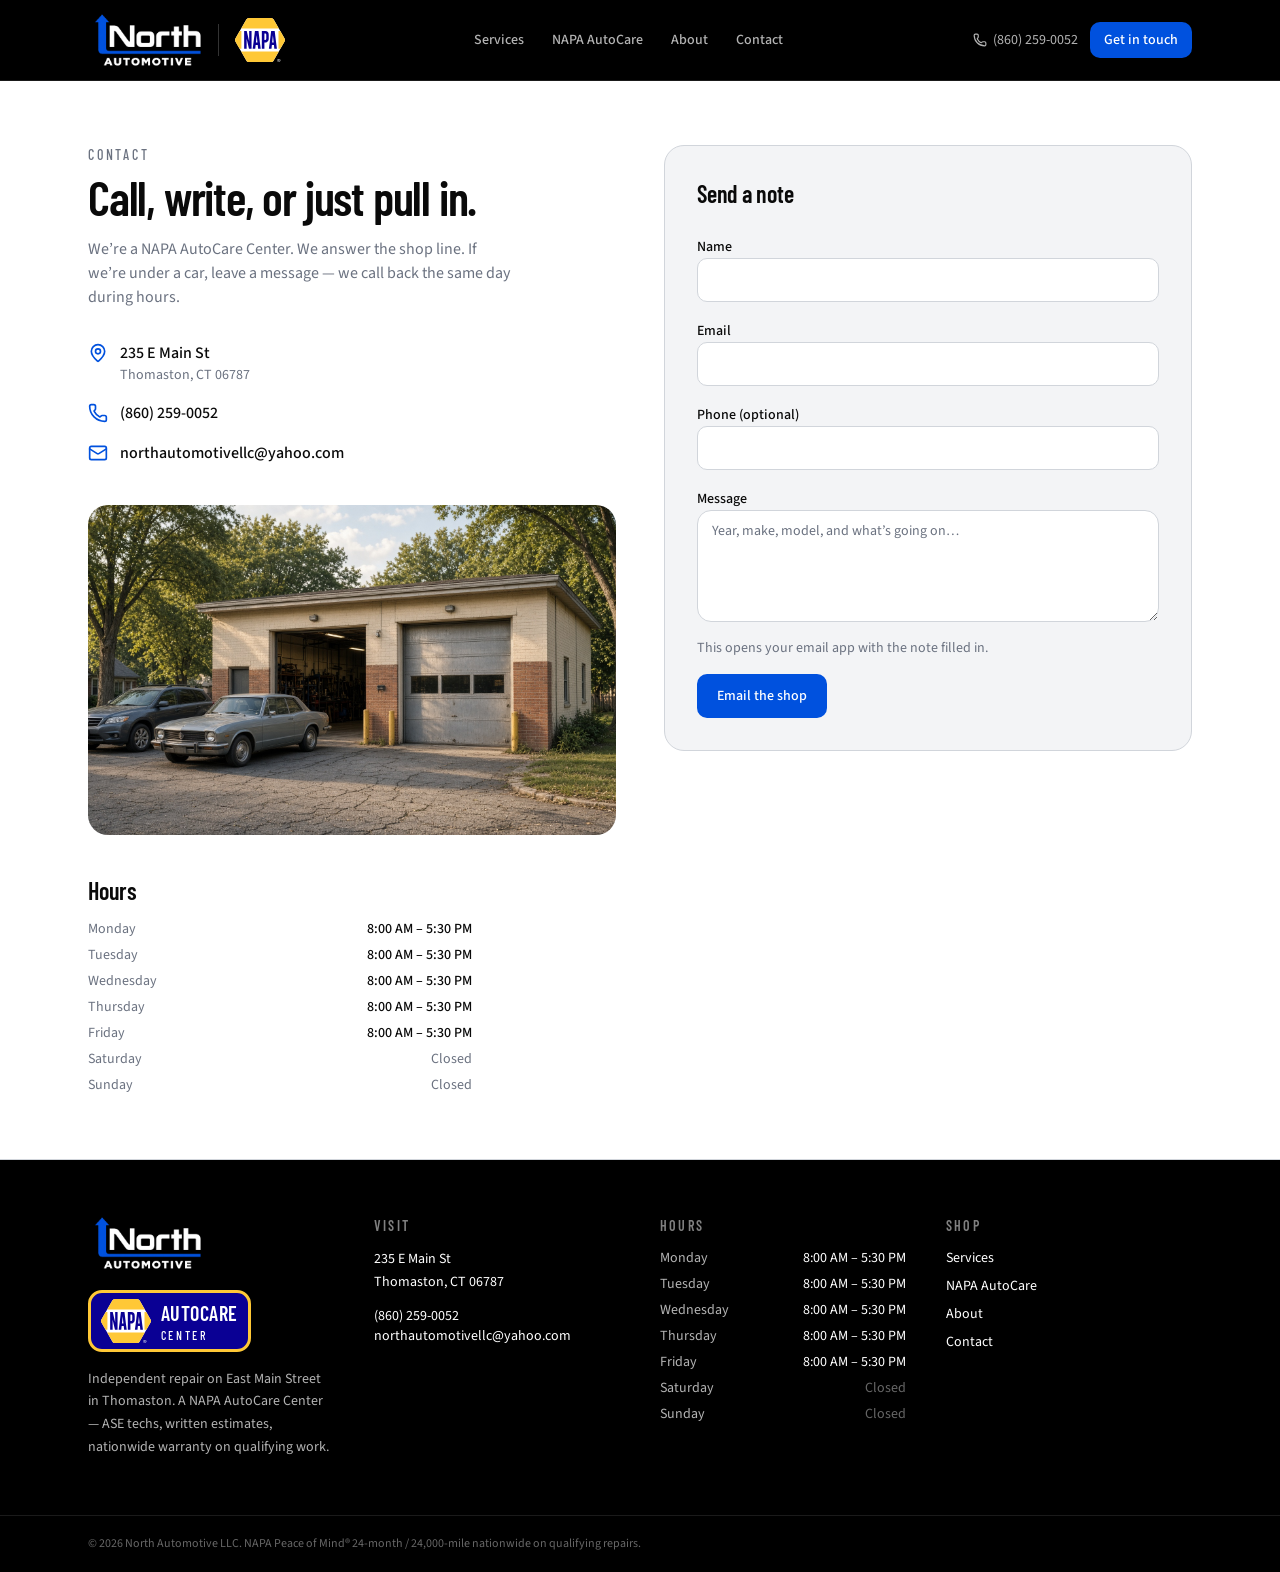
<file: contact/index.html>
<!DOCTYPE html>
<html lang="en" class="antialiased"><head><meta name="twitter:card" content="summary_large_image"><meta property="og:title" content="North Automotive LLC"><meta charset="utf-8"><meta name="viewport" content="width=device-width, initial-scale=1"><link rel="preload" as="image" href="/images/logo.png"><link rel="preload" as="image" href="/images/napa-hexagon.svg"><link rel="preload" as="image" href="/images/exterior.jpg"><title>North Automotive LLC</title><meta name="description" content="NAPA AutoCare Center at 235 E Main St, Thomaston, CT. ASE-certified techs, 24-month / 24,000-mile Peace of Mind Warranty, diagnostics, brakes, oil, and tires."><meta name="theme-color" content="#000000"><link rel="icon" type="image/svg+xml" href="/favicon.svg"><link rel="preconnect" href="https://fonts.googleapis.com"><link rel="preconnect" href="https://fonts.gstatic.com" crossorigin="anonymous"><meta name="apple-mobile-web-app-title" content="North Automotive LLC"><meta name="apple-mobile-web-app-status-bar-style" content="black"><link rel="stylesheet" href="/assets/site.css">
<script src="/assets/site.js" defer></script>
</head><body><div class="flex min-h-svh flex-col bg-bg text-fg"><header class="sticky top-0 z-40 border-b border-white/10 bg-ink text-paper"><div class="mx-auto flex h-20 max-w-6xl items-center justify-between gap-4 px-4 sm:px-6"><div class="flex min-w-0 items-center gap-3 sm:gap-4"><a aria-label="North Automotive LLC" href="/"><span class="flex items-center"><img src="/images/logo.png" alt="North Automotive" class="h-12 w-auto sm:h-[3.35rem]"></span></a><span class="hidden h-8 w-px bg-white/20 sm:block" aria-hidden="true"></span><a aria-label="NAPA AutoCare Center" class="shrink-0" href="/napa"><img src="/images/napa-hexagon.svg" alt="NAPA" class="w-auto h-9 sm:h-11"></a></div><nav class="hidden items-center gap-7 md:flex" aria-label="Primary"><a class="text-sm font-medium text-paper/70 transition-colors duration-150 hover:text-paper" href="/services">Services</a><a class="text-sm font-medium text-paper/70 transition-colors duration-150 hover:text-paper" href="/napa">NAPA AutoCare</a><a class="text-sm font-medium text-paper/70 transition-colors duration-150 hover:text-paper" href="/about">About</a><a class="text-sm font-medium text-paper/70 transition-colors duration-150 hover:text-paper text-paper" href="/contact" data-status="active" aria-current="page">Contact</a></nav><div class="hidden items-center gap-3 md:flex"><a href="tel:+18602590052" class="inline-flex items-center gap-1.5 text-sm text-paper/70 hover:text-paper"><svg xmlns="http://www.w3.org/2000/svg" width="24" height="24" viewBox="0 0 24 24" fill="none" stroke="currentColor" stroke-width="2" stroke-linecap="round" stroke-linejoin="round" class="lucide lucide-phone size-3.5" aria-hidden="true"><path d="M13.832 16.568a1 1 0 0 0 1.213-.303l.355-.465A2 2 0 0 1 17 15h3a2 2 0 0 1 2 2v3a2 2 0 0 1-2 2A18 18 0 0 1 2 4a2 2 0 0 1 2-2h3a2 2 0 0 1 2 2v3a2 2 0 0 1-.8 1.6l-.468.351a1 1 0 0 0-.292 1.233 14 14 0 0 0 6.392 6.384"></path></svg>(860) 259-0052</a><a class="inline-flex items-center justify-center gap-2 whitespace-nowrap rounded-md font-medium transition-colors duration-150 ease-out focus-visible:outline-none focus-visible:ring-2 focus-visible:ring-ring focus-visible:ring-offset-2 focus-visible:ring-offset-bg disabled:pointer-events-none disabled:opacity-50 [&amp;_svg]:size-4 [&amp;_svg]:shrink-0 active:scale-[0.98] bg-accent text-accent-fg hover:bg-accent/90 h-9 px-3.5 text-sm active" href="/contact" data-status="active" aria-current="page">Get in touch</a></div><button type="button" class="inline-flex size-11 items-center justify-center rounded-md text-paper md:hidden" aria-label="Open menu" aria-expanded="false"><svg xmlns="http://www.w3.org/2000/svg" width="24" height="24" viewBox="0 0 24 24" fill="none" stroke="currentColor" stroke-width="2" stroke-linecap="round" stroke-linejoin="round" class="lucide lucide-menu size-5" aria-hidden="true"><path d="M4 12h16"></path><path d="M4 18h16"></path><path d="M4 6h16"></path></svg></button></div><div class="border-t border-white/10 bg-ink md:hidden hidden"><nav class="flex flex-col px-4 py-3" aria-label="Mobile"><a class="flex min-h-11 items-center text-base font-medium text-paper" href="/services">Services</a><a class="flex min-h-11 items-center text-base font-medium text-paper" href="/napa">NAPA AutoCare</a><a class="flex min-h-11 items-center text-base font-medium text-paper" href="/about">About</a><a class="flex min-h-11 items-center text-base font-medium text-paper active" href="/contact" data-status="active" aria-current="page">Contact</a><a class="flex min-h-11 items-center text-base font-medium text-paper active" href="/contact" data-status="active" aria-current="page">Get in touch</a><a href="tel:+18602590052" class="flex min-h-11 items-center text-base text-paper/70">(860) 259-0052</a></nav></div></header><div class="flex-1"><!--$--><main class="mx-auto grid max-w-6xl gap-12 px-4 py-12 sm:px-6 sm:py-16 lg:grid-cols-2"><div><p class="font-display text-sm font-medium tracking-[0.2em] text-muted uppercase">Contact</p><h1 class="font-display mt-2 text-4xl font-semibold tracking-tight sm:text-5xl">Call, write, or just pull in.</h1><p class="mt-4 max-w-md text-muted">We’re a NAPA AutoCare Center. We answer the shop line. If we’re under a car, leave a message — we call back the same day during hours.</p><ul class="mt-8 space-y-4"><li class="flex gap-3"><svg xmlns="http://www.w3.org/2000/svg" width="24" height="24" viewBox="0 0 24 24" fill="none" stroke="currentColor" stroke-width="2" stroke-linecap="round" stroke-linejoin="round" class="lucide lucide-map-pin mt-0.5 size-5 text-accent" aria-hidden="true"><path d="M20 10c0 4.993-5.539 10.193-7.399 11.799a1 1 0 0 1-1.202 0C9.539 20.193 4 14.993 4 10a8 8 0 0 1 16 0"></path><circle cx="12" cy="10" r="3"></circle></svg><div><p class="font-medium">235 E Main St</p><p class="text-sm text-muted">Thomaston, CT 06787</p></div></li><li class="flex gap-3"><svg xmlns="http://www.w3.org/2000/svg" width="24" height="24" viewBox="0 0 24 24" fill="none" stroke="currentColor" stroke-width="2" stroke-linecap="round" stroke-linejoin="round" class="lucide lucide-phone mt-0.5 size-5 text-accent" aria-hidden="true"><path d="M13.832 16.568a1 1 0 0 0 1.213-.303l.355-.465A2 2 0 0 1 17 15h3a2 2 0 0 1 2 2v3a2 2 0 0 1-2 2A18 18 0 0 1 2 4a2 2 0 0 1 2-2h3a2 2 0 0 1 2 2v3a2 2 0 0 1-.8 1.6l-.468.351a1 1 0 0 0-.292 1.233 14 14 0 0 0 6.392 6.384"></path></svg><a href="tel:+18602590052" class="font-medium hover:underline">(860) 259-0052</a></li><li class="flex gap-3"><svg xmlns="http://www.w3.org/2000/svg" width="24" height="24" viewBox="0 0 24 24" fill="none" stroke="currentColor" stroke-width="2" stroke-linecap="round" stroke-linejoin="round" class="lucide lucide-mail mt-0.5 size-5 text-accent" aria-hidden="true"><path d="m22 7-8.991 5.727a2 2 0 0 1-2.009 0L2 7"></path><rect x="2" y="4" width="20" height="16" rx="2"></rect></svg><a href="mailto:northautomotivellc@yahoo.com" class="font-medium hover:underline">northautomotivellc@yahoo.com</a></li></ul><div class="mt-10 overflow-hidden rounded-xl"><img src="/images/exterior.jpg" alt="North Automotive on East Main Street" class="aspect-[16/10] w-full object-cover"></div><h2 class="font-display mt-10 text-2xl font-semibold">Hours</h2><ul class="mt-3 max-w-sm space-y-1.5 text-sm"><li class="flex justify-between gap-6"><span class="text-muted">Monday</span><span class="font-medium">8:00 AM – 5:30 PM</span></li><li class="flex justify-between gap-6"><span class="text-muted">Tuesday</span><span class="font-medium">8:00 AM – 5:30 PM</span></li><li class="flex justify-between gap-6"><span class="text-muted">Wednesday</span><span class="font-medium">8:00 AM – 5:30 PM</span></li><li class="flex justify-between gap-6"><span class="text-muted">Thursday</span><span class="font-medium">8:00 AM – 5:30 PM</span></li><li class="flex justify-between gap-6"><span class="text-muted">Friday</span><span class="font-medium">8:00 AM – 5:30 PM</span></li><li class="flex justify-between gap-6"><span class="text-muted">Saturday</span><span class="text-muted">Closed</span></li><li class="flex justify-between gap-6"><span class="text-muted">Sunday</span><span class="text-muted">Closed</span></li></ul></div><div><form class="rounded-xl border border-border bg-surface p-6 sm:p-8" id="shop-note"><h2 class="font-display text-2xl font-semibold">Send a note</h2><div class="mt-6 space-y-4"><div class="space-y-1.5"><label class="text-sm font-medium text-fg" for="name">Name</label><input type="text" class="flex h-11 w-full rounded-md border border-border bg-paper px-3.5 text-base text-fg shadow-none transition-colors duration-150 placeholder:text-muted focus-visible:outline-none focus-visible:ring-2 focus-visible:ring-ring md:text-sm disabled:cursor-not-allowed disabled:opacity-50" id="name" autocomplete="name" required="" name="name"></div><div class="space-y-1.5"><label class="text-sm font-medium text-fg" for="email">Email</label><input type="email" class="flex h-11 w-full rounded-md border border-border bg-paper px-3.5 text-base text-fg shadow-none transition-colors duration-150 placeholder:text-muted focus-visible:outline-none focus-visible:ring-2 focus-visible:ring-ring md:text-sm disabled:cursor-not-allowed disabled:opacity-50" id="email" autocomplete="email" required="" name="email"></div><div class="space-y-1.5"><label class="text-sm font-medium text-fg" for="phone">Phone (optional)</label><input type="tel" class="flex h-11 w-full rounded-md border border-border bg-paper px-3.5 text-base text-fg shadow-none transition-colors duration-150 placeholder:text-muted focus-visible:outline-none focus-visible:ring-2 focus-visible:ring-ring md:text-sm disabled:cursor-not-allowed disabled:opacity-50" id="phone" autocomplete="tel" name="phone"></div><div class="space-y-1.5"><label class="text-sm font-medium text-fg" for="message">Message</label><textarea class="flex min-h-28 w-full rounded-lg border border-border bg-paper px-3.5 py-2.5 text-base text-fg placeholder:text-muted focus-visible:outline-none focus-visible:ring-2 focus-visible:ring-ring md:text-sm disabled:cursor-not-allowed disabled:opacity-50" id="message" name="message" required="" minlength="8" placeholder="Year, make, model, and what’s going on…"></textarea></div><p class="text-sm text-muted">This opens your email app with the note filled in.</p><button class="inline-flex items-center justify-center gap-2 whitespace-nowrap rounded-md font-medium transition-colors duration-150 ease-out focus-visible:outline-none focus-visible:ring-2 focus-visible:ring-ring focus-visible:ring-offset-2 focus-visible:ring-offset-bg disabled:pointer-events-none disabled:opacity-50 [&amp;_svg]:size-4 [&amp;_svg]:shrink-0 active:scale-[0.98] bg-accent text-accent-fg hover:bg-accent/90 h-11 px-5 text-sm" type="submit">Email the shop</button></div></form></div></main><!--/$--></div><footer class="border-t border-border bg-ink text-paper"><div class="mx-auto grid max-w-6xl gap-10 px-4 py-14 sm:px-6 md:grid-cols-4"><div class="md:col-span-1"><span class="flex items-center"><img src="/images/logo.png" alt="North Automotive" class="h-12 w-auto sm:h-[3.35rem]"></span><div class="mt-5"><a aria-label="NAPA AutoCare Center" class="inline-flex items-center gap-2.5 rounded-lg border-[3px] border-napa-yellow bg-napa-navy px-2.5 py-1.5 shadow-[0_8px_24px_rgba(0,0,0,0.35)]" href="/napa"><img src="/images/napa-hexagon.svg" alt="" class="h-10 w-auto sm:h-11"><span class="font-display leading-[0.92] text-white"><span class="block text-lg font-semibold tracking-wide sm:text-xl">AUTOCARE</span><span class="block text-[11px] font-medium tracking-[0.22em] sm:text-xs">CENTER</span></span></a></div><p class="mt-4 max-w-xs text-sm leading-relaxed text-paper/70">Independent repair on East Main Street in Thomaston. A NAPA AutoCare Center — ASE techs, written estimates, nationwide warranty on qualifying work.</p></div><div><h2 class="font-display text-sm font-semibold tracking-[0.16em] text-paper/50 uppercase">Visit</h2><p class="mt-3 text-sm leading-relaxed">235 E Main St<br>Thomaston, CT 06787</p><p class="mt-3 text-sm"><a href="tel:+18602590052" class="hover:underline">(860) 259-0052</a><br><a href="mailto:northautomotivellc@yahoo.com" class="hover:underline">northautomotivellc@yahoo.com</a></p></div><div><h2 class="font-display text-sm font-semibold tracking-[0.16em] text-paper/50 uppercase">Hours</h2><ul class="mt-3 space-y-1.5 text-sm"><li class="flex justify-between gap-4"><span class="text-paper/70">Monday</span><span class="">8:00 AM – 5:30 PM</span></li><li class="flex justify-between gap-4"><span class="text-paper/70">Tuesday</span><span class="">8:00 AM – 5:30 PM</span></li><li class="flex justify-between gap-4"><span class="text-paper/70">Wednesday</span><span class="">8:00 AM – 5:30 PM</span></li><li class="flex justify-between gap-4"><span class="text-paper/70">Thursday</span><span class="">8:00 AM – 5:30 PM</span></li><li class="flex justify-between gap-4"><span class="text-paper/70">Friday</span><span class="">8:00 AM – 5:30 PM</span></li><li class="flex justify-between gap-4"><span class="text-paper/70">Saturday</span><span class="text-paper/40">Closed</span></li><li class="flex justify-between gap-4"><span class="text-paper/70">Sunday</span><span class="text-paper/40">Closed</span></li></ul></div><div><h2 class="font-display text-sm font-semibold tracking-[0.16em] text-paper/50 uppercase">Shop</h2><ul class="mt-3 space-y-2 text-sm"><li><a class="hover:underline" href="/services">Services</a></li><li><a class="hover:underline" href="/napa">NAPA AutoCare</a></li><li><a class="hover:underline" href="/about">About</a></li><li><a class="hover:underline active" href="/contact" data-status="active" aria-current="page">Contact</a></li></ul></div></div><div class="border-t border-paper/10"><p class="mx-auto max-w-6xl px-4 py-5 text-xs text-paper/40 sm:px-6">© <!-- -->2026<!-- --> <!-- -->North Automotive LLC<!-- -->. <!-- -->NAPA Peace of Mind® 24-month / 24,000-mile nationwide<!-- --> on qualifying repairs.</p></div></footer></div><script src="/assets/contact.js" defer></script>
</body></html>
</file>
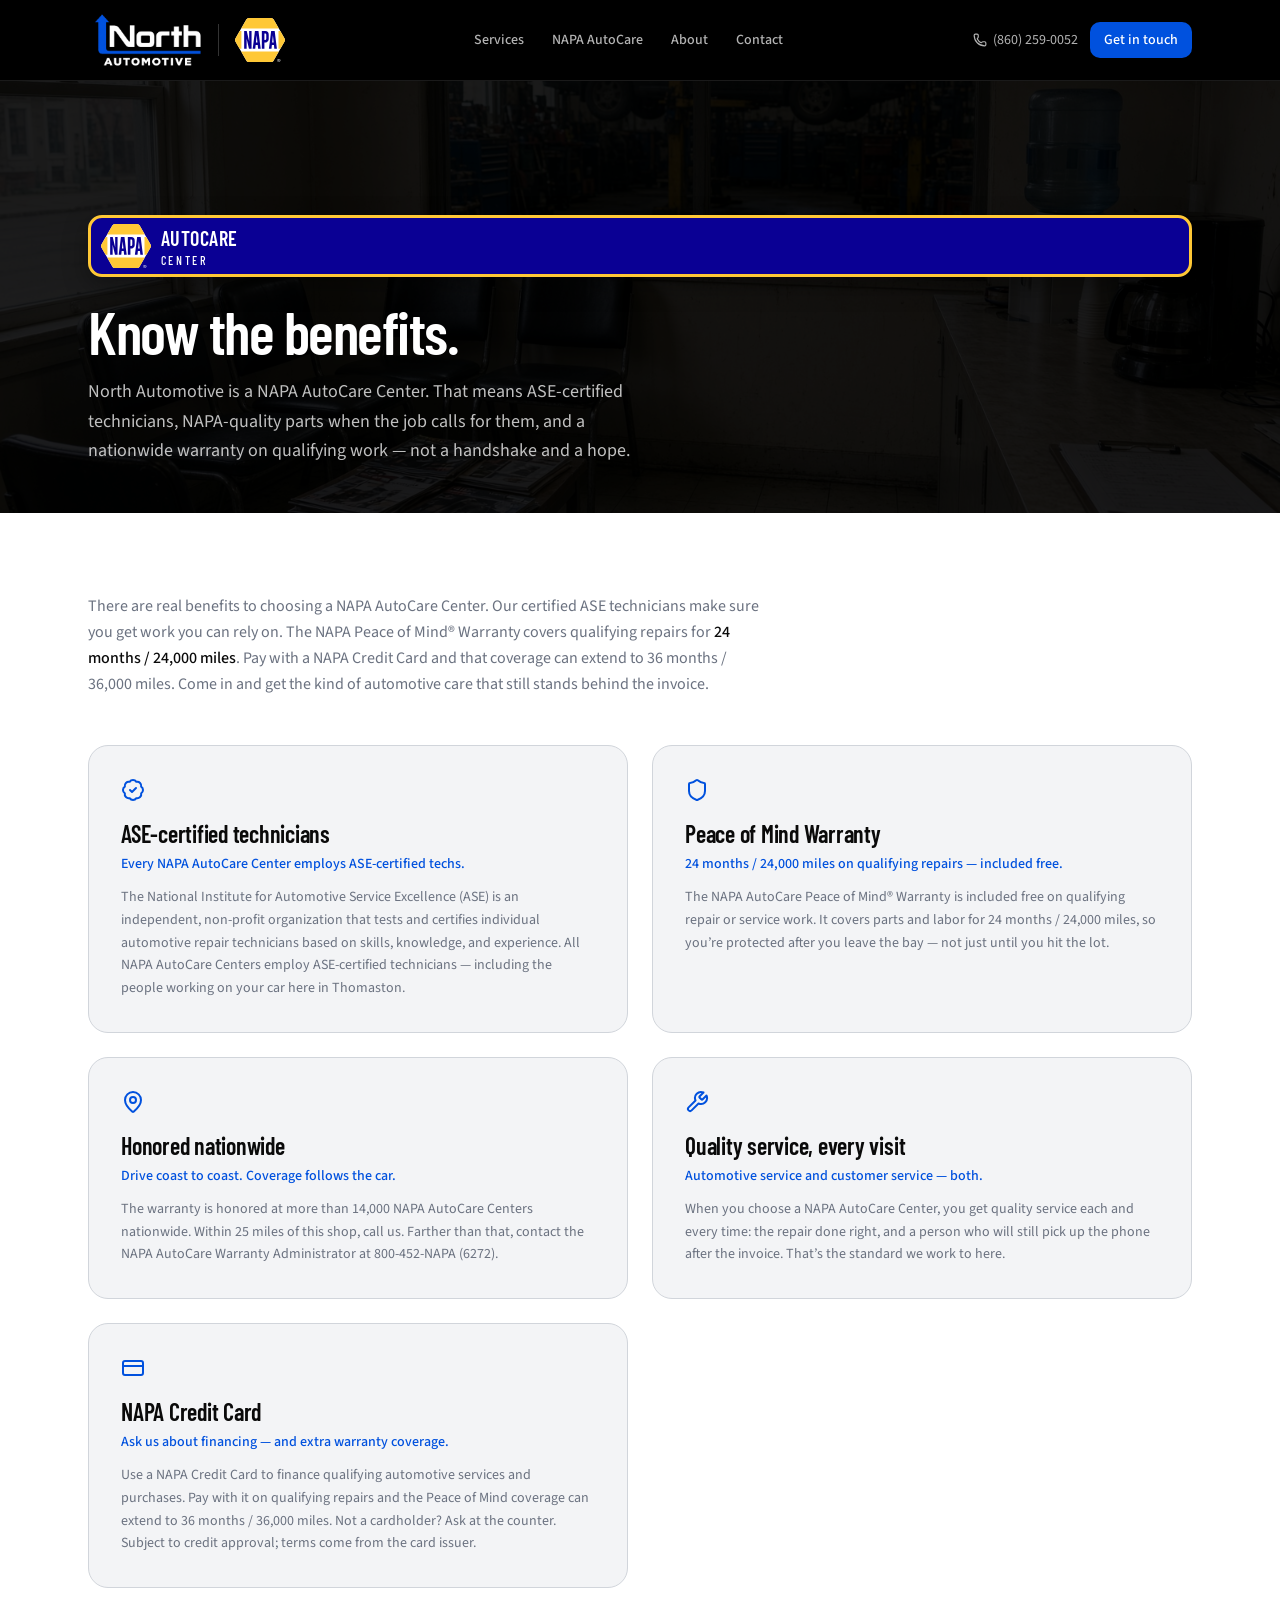
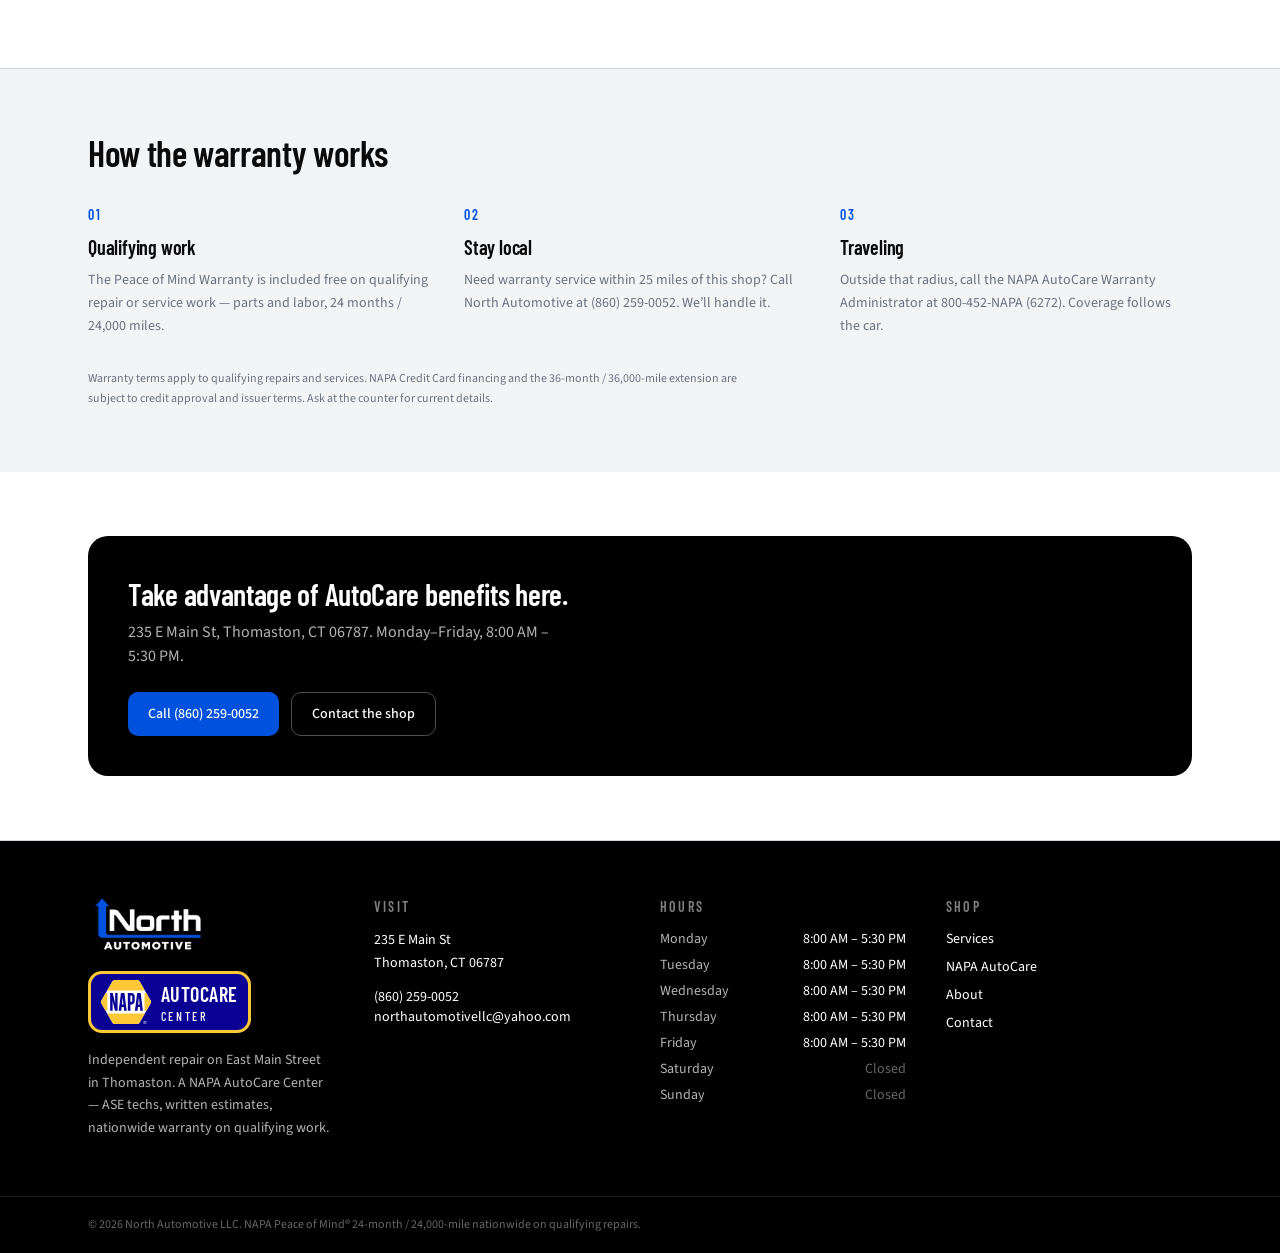
<file: napa/index.html>
<!DOCTYPE html>
<html lang="en" class="antialiased"><head><meta name="twitter:card" content="summary_large_image"><meta property="og:title" content="North Automotive LLC"><meta charset="utf-8"><meta name="viewport" content="width=device-width, initial-scale=1"><link rel="preload" as="image" href="/images/logo.png"><link rel="preload" as="image" href="/images/napa-hexagon.svg"><link rel="preload" as="image" href="/images/waiting.jpg"><title>North Automotive LLC</title><meta name="description" content="NAPA AutoCare Center at 235 E Main St, Thomaston, CT. ASE-certified techs, 24-month / 24,000-mile Peace of Mind Warranty, diagnostics, brakes, oil, and tires."><meta name="theme-color" content="#000000"><link rel="icon" type="image/svg+xml" href="/favicon.svg"><link rel="preconnect" href="https://fonts.googleapis.com"><link rel="preconnect" href="https://fonts.gstatic.com" crossorigin="anonymous"><meta name="apple-mobile-web-app-title" content="North Automotive LLC"><meta name="apple-mobile-web-app-status-bar-style" content="black"><link rel="stylesheet" href="/assets/site.css">
<script src="/assets/site.js" defer></script>
</head><body><div class="flex min-h-svh flex-col bg-bg text-fg"><header class="sticky top-0 z-40 border-b border-white/10 bg-ink text-paper"><div class="mx-auto flex h-20 max-w-6xl items-center justify-between gap-4 px-4 sm:px-6"><div class="flex min-w-0 items-center gap-3 sm:gap-4"><a aria-label="North Automotive LLC" href="/"><span class="flex items-center"><img src="/images/logo.png" alt="North Automotive" class="h-12 w-auto sm:h-[3.35rem]"></span></a><span class="hidden h-8 w-px bg-white/20 sm:block" aria-hidden="true"></span><a aria-label="NAPA AutoCare Center" class="shrink-0 active" href="/napa" data-status="active" aria-current="page"><img src="/images/napa-hexagon.svg" alt="NAPA" class="w-auto h-9 sm:h-11"></a></div><nav class="hidden items-center gap-7 md:flex" aria-label="Primary"><a class="text-sm font-medium text-paper/70 transition-colors duration-150 hover:text-paper" href="/services">Services</a><a class="text-sm font-medium text-paper/70 transition-colors duration-150 hover:text-paper text-paper" href="/napa" data-status="active" aria-current="page">NAPA AutoCare</a><a class="text-sm font-medium text-paper/70 transition-colors duration-150 hover:text-paper" href="/about">About</a><a class="text-sm font-medium text-paper/70 transition-colors duration-150 hover:text-paper" href="/contact">Contact</a></nav><div class="hidden items-center gap-3 md:flex"><a href="tel:+18602590052" class="inline-flex items-center gap-1.5 text-sm text-paper/70 hover:text-paper"><svg xmlns="http://www.w3.org/2000/svg" width="24" height="24" viewBox="0 0 24 24" fill="none" stroke="currentColor" stroke-width="2" stroke-linecap="round" stroke-linejoin="round" class="lucide lucide-phone size-3.5" aria-hidden="true"><path d="M13.832 16.568a1 1 0 0 0 1.213-.303l.355-.465A2 2 0 0 1 17 15h3a2 2 0 0 1 2 2v3a2 2 0 0 1-2 2A18 18 0 0 1 2 4a2 2 0 0 1 2-2h3a2 2 0 0 1 2 2v3a2 2 0 0 1-.8 1.6l-.468.351a1 1 0 0 0-.292 1.233 14 14 0 0 0 6.392 6.384"></path></svg>(860) 259-0052</a><a class="inline-flex items-center justify-center gap-2 whitespace-nowrap rounded-md font-medium transition-colors duration-150 ease-out focus-visible:outline-none focus-visible:ring-2 focus-visible:ring-ring focus-visible:ring-offset-2 focus-visible:ring-offset-bg disabled:pointer-events-none disabled:opacity-50 [&amp;_svg]:size-4 [&amp;_svg]:shrink-0 active:scale-[0.98] bg-accent text-accent-fg hover:bg-accent/90 h-9 px-3.5 text-sm" href="/contact">Get in touch</a></div><button type="button" class="inline-flex size-11 items-center justify-center rounded-md text-paper md:hidden" aria-label="Open menu" aria-expanded="false"><svg xmlns="http://www.w3.org/2000/svg" width="24" height="24" viewBox="0 0 24 24" fill="none" stroke="currentColor" stroke-width="2" stroke-linecap="round" stroke-linejoin="round" class="lucide lucide-menu size-5" aria-hidden="true"><path d="M4 12h16"></path><path d="M4 18h16"></path><path d="M4 6h16"></path></svg></button></div><div class="border-t border-white/10 bg-ink md:hidden hidden"><nav class="flex flex-col px-4 py-3" aria-label="Mobile"><a class="flex min-h-11 items-center text-base font-medium text-paper" href="/services">Services</a><a class="flex min-h-11 items-center text-base font-medium text-paper active" href="/napa" data-status="active" aria-current="page">NAPA AutoCare</a><a class="flex min-h-11 items-center text-base font-medium text-paper" href="/about">About</a><a class="flex min-h-11 items-center text-base font-medium text-paper" href="/contact">Contact</a><a class="flex min-h-11 items-center text-base font-medium text-paper" href="/contact">Get in touch</a><a href="tel:+18602590052" class="flex min-h-11 items-center text-base text-paper/70">(860) 259-0052</a></nav></div></header><div class="flex-1"><!--$--><main><section class="relative isolate min-h-[48svh] overflow-hidden bg-ink text-paper"><img src="/images/waiting.jpg" alt="" class="absolute inset-0 size-full object-cover opacity-40"><div class="absolute inset-0 bg-ink/70"></div><div class="relative mx-auto flex min-h-[48svh] max-w-6xl flex-col justify-end px-4 pb-12 sm:px-6"><a aria-label="NAPA AutoCare Center" class="inline-flex items-center gap-2.5 rounded-lg border-[3px] border-napa-yellow bg-napa-navy px-2.5 py-1.5 shadow-[0_8px_24px_rgba(0,0,0,0.35)] mb-5 active" href="/napa" data-status="active" aria-current="page"><img src="/images/napa-hexagon.svg" alt="" class="h-10 w-auto sm:h-11"><span class="font-display leading-[0.92] text-white"><span class="block text-lg font-semibold tracking-wide sm:text-xl">AUTOCARE</span><span class="block text-[11px] font-medium tracking-[0.22em] sm:text-xs">CENTER</span></span></a><h1 class="font-display mt-1 max-w-3xl text-4xl font-semibold tracking-tight sm:text-6xl">Know the benefits.</h1><p class="mt-4 max-w-xl text-base leading-relaxed text-paper/75 sm:text-lg">North Automotive is a NAPA AutoCare Center. That means ASE-certified technicians, NAPA-quality parts when the job calls for them, and a nationwide warranty on qualifying work — not a handshake and a hope.</p></div></section><section class="mx-auto max-w-6xl px-4 py-16 sm:px-6 sm:py-20"><p class="max-w-2xl text-base leading-relaxed text-muted">There are real benefits to choosing a NAPA AutoCare Center. Our certified ASE technicians make sure you get work you can rely on. The NAPA Peace of Mind® Warranty covers qualifying repairs for<!-- --> <span class="font-medium text-fg">24 months / 24,000 miles</span>. Pay with a NAPA Credit Card and that coverage can extend to 36 months / 36,000 miles. Come in and get the kind of automotive care that still stands behind the invoice.</p><ul class="mt-12 grid gap-6 md:grid-cols-2"><li class="rounded-xl border border-border bg-surface p-6 sm:p-8"><svg xmlns="http://www.w3.org/2000/svg" width="24" height="24" viewBox="0 0 24 24" fill="none" stroke="currentColor" stroke-width="2" stroke-linecap="round" stroke-linejoin="round" class="lucide lucide-badge-check size-6 text-accent" aria-hidden="true"><path d="M3.85 8.62a4 4 0 0 1 4.78-4.77 4 4 0 0 1 6.74 0 4 4 0 0 1 4.78 4.78 4 4 0 0 1 0 6.74 4 4 0 0 1-4.77 4.78 4 4 0 0 1-6.75 0 4 4 0 0 1-4.78-4.77 4 4 0 0 1 0-6.76Z"></path><path d="m9 12 2 2 4-4"></path></svg><h2 class="font-display mt-4 text-2xl font-semibold">ASE-certified technicians</h2><p class="mt-1 text-sm font-medium text-accent">Every NAPA AutoCare Center employs ASE-certified techs.</p><p class="mt-3 text-sm leading-relaxed text-muted">The National Institute for Automotive Service Excellence (ASE) is an independent, non-profit organization that tests and certifies individual automotive repair technicians based on skills, knowledge, and experience. All NAPA AutoCare Centers employ ASE-certified technicians — including the people working on your car here in Thomaston.</p></li><li class="rounded-xl border border-border bg-surface p-6 sm:p-8"><svg xmlns="http://www.w3.org/2000/svg" width="24" height="24" viewBox="0 0 24 24" fill="none" stroke="currentColor" stroke-width="2" stroke-linecap="round" stroke-linejoin="round" class="lucide lucide-shield size-6 text-accent" aria-hidden="true"><path d="M20 13c0 5-3.5 7.5-7.66 8.95a1 1 0 0 1-.67-.01C7.5 20.5 4 18 4 13V6a1 1 0 0 1 1-1c2 0 4.5-1.2 6.24-2.72a1.17 1.17 0 0 1 1.52 0C14.51 3.81 17 5 19 5a1 1 0 0 1 1 1z"></path></svg><h2 class="font-display mt-4 text-2xl font-semibold">Peace of Mind Warranty</h2><p class="mt-1 text-sm font-medium text-accent">24 months / 24,000 miles on qualifying repairs — included free.</p><p class="mt-3 text-sm leading-relaxed text-muted">The NAPA AutoCare Peace of Mind® Warranty is included free on qualifying repair or service work. It covers parts and labor for 24 months / 24,000 miles, so you’re protected after you leave the bay — not just until you hit the lot.</p></li><li class="rounded-xl border border-border bg-surface p-6 sm:p-8"><svg xmlns="http://www.w3.org/2000/svg" width="24" height="24" viewBox="0 0 24 24" fill="none" stroke="currentColor" stroke-width="2" stroke-linecap="round" stroke-linejoin="round" class="lucide lucide-map-pin size-6 text-accent" aria-hidden="true"><path d="M20 10c0 4.993-5.539 10.193-7.399 11.799a1 1 0 0 1-1.202 0C9.539 20.193 4 14.993 4 10a8 8 0 0 1 16 0"></path><circle cx="12" cy="10" r="3"></circle></svg><h2 class="font-display mt-4 text-2xl font-semibold">Honored nationwide</h2><p class="mt-1 text-sm font-medium text-accent">Drive coast to coast. Coverage follows the car.</p><p class="mt-3 text-sm leading-relaxed text-muted">The warranty is honored at more than 14,000 NAPA AutoCare Centers nationwide. Within 25 miles of this shop, call us. Farther than that, contact the NAPA AutoCare Warranty Administrator at 800-452-NAPA (6272).</p></li><li class="rounded-xl border border-border bg-surface p-6 sm:p-8"><svg xmlns="http://www.w3.org/2000/svg" width="24" height="24" viewBox="0 0 24 24" fill="none" stroke="currentColor" stroke-width="2" stroke-linecap="round" stroke-linejoin="round" class="lucide lucide-wrench size-6 text-accent" aria-hidden="true"><path d="M14.7 6.3a1 1 0 0 0 0 1.4l1.6 1.6a1 1 0 0 0 1.4 0l3.77-3.77a6 6 0 0 1-7.94 7.94l-6.91 6.91a2.12 2.12 0 0 1-3-3l6.91-6.91a6 6 0 0 1 7.94-7.94l-3.76 3.76z"></path></svg><h2 class="font-display mt-4 text-2xl font-semibold">Quality service, every visit</h2><p class="mt-1 text-sm font-medium text-accent">Automotive service and customer service — both.</p><p class="mt-3 text-sm leading-relaxed text-muted">When you choose a NAPA AutoCare Center, you get quality service each and every time: the repair done right, and a person who will still pick up the phone after the invoice. That’s the standard we work to here.</p></li><li class="rounded-xl border border-border bg-surface p-6 sm:p-8"><svg xmlns="http://www.w3.org/2000/svg" width="24" height="24" viewBox="0 0 24 24" fill="none" stroke="currentColor" stroke-width="2" stroke-linecap="round" stroke-linejoin="round" class="lucide lucide-credit-card size-6 text-accent" aria-hidden="true"><rect width="20" height="14" x="2" y="5" rx="2"></rect><line x1="2" x2="22" y1="10" y2="10"></line></svg><h2 class="font-display mt-4 text-2xl font-semibold">NAPA Credit Card</h2><p class="mt-1 text-sm font-medium text-accent">Ask us about financing — and extra warranty coverage.</p><p class="mt-3 text-sm leading-relaxed text-muted">Use a NAPA Credit Card to finance qualifying automotive services and purchases. Pay with it on qualifying repairs and the Peace of Mind coverage can extend to 36 months / 36,000 miles. Not a cardholder? Ask at the counter. Subject to credit approval; terms come from the card issuer.</p></li></ul></section><section class="border-t border-border bg-surface"><div class="mx-auto max-w-6xl px-4 py-16 sm:px-6"><h2 class="font-display text-3xl font-semibold sm:text-4xl">How the warranty works</h2><ol class="mt-8 grid gap-6 md:grid-cols-3"><li><p class="font-display text-sm font-semibold tracking-[0.16em] text-accent uppercase">01</p><h3 class="font-display mt-2 text-xl font-semibold">Qualifying work</h3><p class="mt-2 text-sm leading-relaxed text-muted">The Peace of Mind Warranty is included free on qualifying repair or service work — parts and labor, <!-- -->24 months / 24,000 miles<!-- -->.</p></li><li><p class="font-display text-sm font-semibold tracking-[0.16em] text-accent uppercase">02</p><h3 class="font-display mt-2 text-xl font-semibold">Stay local</h3><p class="mt-2 text-sm leading-relaxed text-muted">Need warranty service within 25 miles of this shop? Call North Automotive at <!-- -->(860) 259-0052<!-- -->. We’ll handle it.</p></li><li><p class="font-display text-sm font-semibold tracking-[0.16em] text-accent uppercase">03</p><h3 class="font-display mt-2 text-xl font-semibold">Traveling</h3><p class="mt-2 text-sm leading-relaxed text-muted">Outside that radius, call the NAPA AutoCare Warranty Administrator at 800-452-NAPA (6272). Coverage follows the car.</p></li></ol><p class="mt-8 max-w-2xl text-xs leading-relaxed text-muted">Warranty terms apply to qualifying repairs and services. NAPA Credit Card financing and the 36-month / 36,000-mile extension are subject to credit approval and issuer terms. Ask at the counter for current details.</p></div></section><section class="mx-auto max-w-6xl px-4 py-16 sm:px-6"><div class="rounded-xl bg-ink px-6 py-10 text-paper sm:px-10"><h2 class="font-display text-3xl font-semibold">Take advantage of AutoCare benefits here.</h2><p class="mt-2 max-w-md text-paper/70">235 E Main St<!-- -->, <!-- -->Thomaston, CT 06787<!-- -->. Monday–Friday, 8:00 AM – 5:30 PM.</p><div class="mt-6 flex flex-wrap gap-3"><a href="tel:+18602590052" class="inline-flex items-center justify-center gap-2 whitespace-nowrap rounded-md font-medium transition-colors duration-150 ease-out focus-visible:outline-none focus-visible:ring-2 focus-visible:ring-ring focus-visible:ring-offset-2 focus-visible:ring-offset-bg disabled:pointer-events-none disabled:opacity-50 [&amp;_svg]:size-4 [&amp;_svg]:shrink-0 active:scale-[0.98] bg-accent text-accent-fg hover:bg-accent/90 h-11 px-5 text-sm">Call <!-- -->(860) 259-0052</a><a class="inline-flex items-center justify-center gap-2 whitespace-nowrap rounded-md font-medium transition-colors duration-150 ease-out focus-visible:outline-none focus-visible:ring-2 focus-visible:ring-ring focus-visible:ring-offset-2 focus-visible:ring-offset-bg disabled:pointer-events-none disabled:opacity-50 [&amp;_svg]:size-4 [&amp;_svg]:shrink-0 active:scale-[0.98] border bg-transparent h-11 px-5 text-sm border-paper/30 text-paper hover:bg-paper/10" href="/contact">Contact the shop</a></div></div></section></main><!--/$--></div><footer class="border-t border-border bg-ink text-paper"><div class="mx-auto grid max-w-6xl gap-10 px-4 py-14 sm:px-6 md:grid-cols-4"><div class="md:col-span-1"><span class="flex items-center"><img src="/images/logo.png" alt="North Automotive" class="h-12 w-auto sm:h-[3.35rem]"></span><div class="mt-5"><a aria-label="NAPA AutoCare Center" class="inline-flex items-center gap-2.5 rounded-lg border-[3px] border-napa-yellow bg-napa-navy px-2.5 py-1.5 shadow-[0_8px_24px_rgba(0,0,0,0.35)] active" href="/napa" data-status="active" aria-current="page"><img src="/images/napa-hexagon.svg" alt="" class="h-10 w-auto sm:h-11"><span class="font-display leading-[0.92] text-white"><span class="block text-lg font-semibold tracking-wide sm:text-xl">AUTOCARE</span><span class="block text-[11px] font-medium tracking-[0.22em] sm:text-xs">CENTER</span></span></a></div><p class="mt-4 max-w-xs text-sm leading-relaxed text-paper/70">Independent repair on East Main Street in Thomaston. A NAPA AutoCare Center — ASE techs, written estimates, nationwide warranty on qualifying work.</p></div><div><h2 class="font-display text-sm font-semibold tracking-[0.16em] text-paper/50 uppercase">Visit</h2><p class="mt-3 text-sm leading-relaxed">235 E Main St<br>Thomaston, CT 06787</p><p class="mt-3 text-sm"><a href="tel:+18602590052" class="hover:underline">(860) 259-0052</a><br><a href="mailto:northautomotivellc@yahoo.com" class="hover:underline">northautomotivellc@yahoo.com</a></p></div><div><h2 class="font-display text-sm font-semibold tracking-[0.16em] text-paper/50 uppercase">Hours</h2><ul class="mt-3 space-y-1.5 text-sm"><li class="flex justify-between gap-4"><span class="text-paper/70">Monday</span><span class="">8:00 AM – 5:30 PM</span></li><li class="flex justify-between gap-4"><span class="text-paper/70">Tuesday</span><span class="">8:00 AM – 5:30 PM</span></li><li class="flex justify-between gap-4"><span class="text-paper/70">Wednesday</span><span class="">8:00 AM – 5:30 PM</span></li><li class="flex justify-between gap-4"><span class="text-paper/70">Thursday</span><span class="">8:00 AM – 5:30 PM</span></li><li class="flex justify-between gap-4"><span class="text-paper/70">Friday</span><span class="">8:00 AM – 5:30 PM</span></li><li class="flex justify-between gap-4"><span class="text-paper/70">Saturday</span><span class="text-paper/40">Closed</span></li><li class="flex justify-between gap-4"><span class="text-paper/70">Sunday</span><span class="text-paper/40">Closed</span></li></ul></div><div><h2 class="font-display text-sm font-semibold tracking-[0.16em] text-paper/50 uppercase">Shop</h2><ul class="mt-3 space-y-2 text-sm"><li><a class="hover:underline" href="/services">Services</a></li><li><a class="hover:underline active" href="/napa" data-status="active" aria-current="page">NAPA AutoCare</a></li><li><a class="hover:underline" href="/about">About</a></li><li><a class="hover:underline" href="/contact">Contact</a></li></ul></div></div><div class="border-t border-paper/10"><p class="mx-auto max-w-6xl px-4 py-5 text-xs text-paper/40 sm:px-6">© <!-- -->2026<!-- --> <!-- -->North Automotive LLC<!-- -->. <!-- -->NAPA Peace of Mind® 24-month / 24,000-mile nationwide<!-- --> on qualifying repairs.</p></div></footer></div></body></html>
</file>
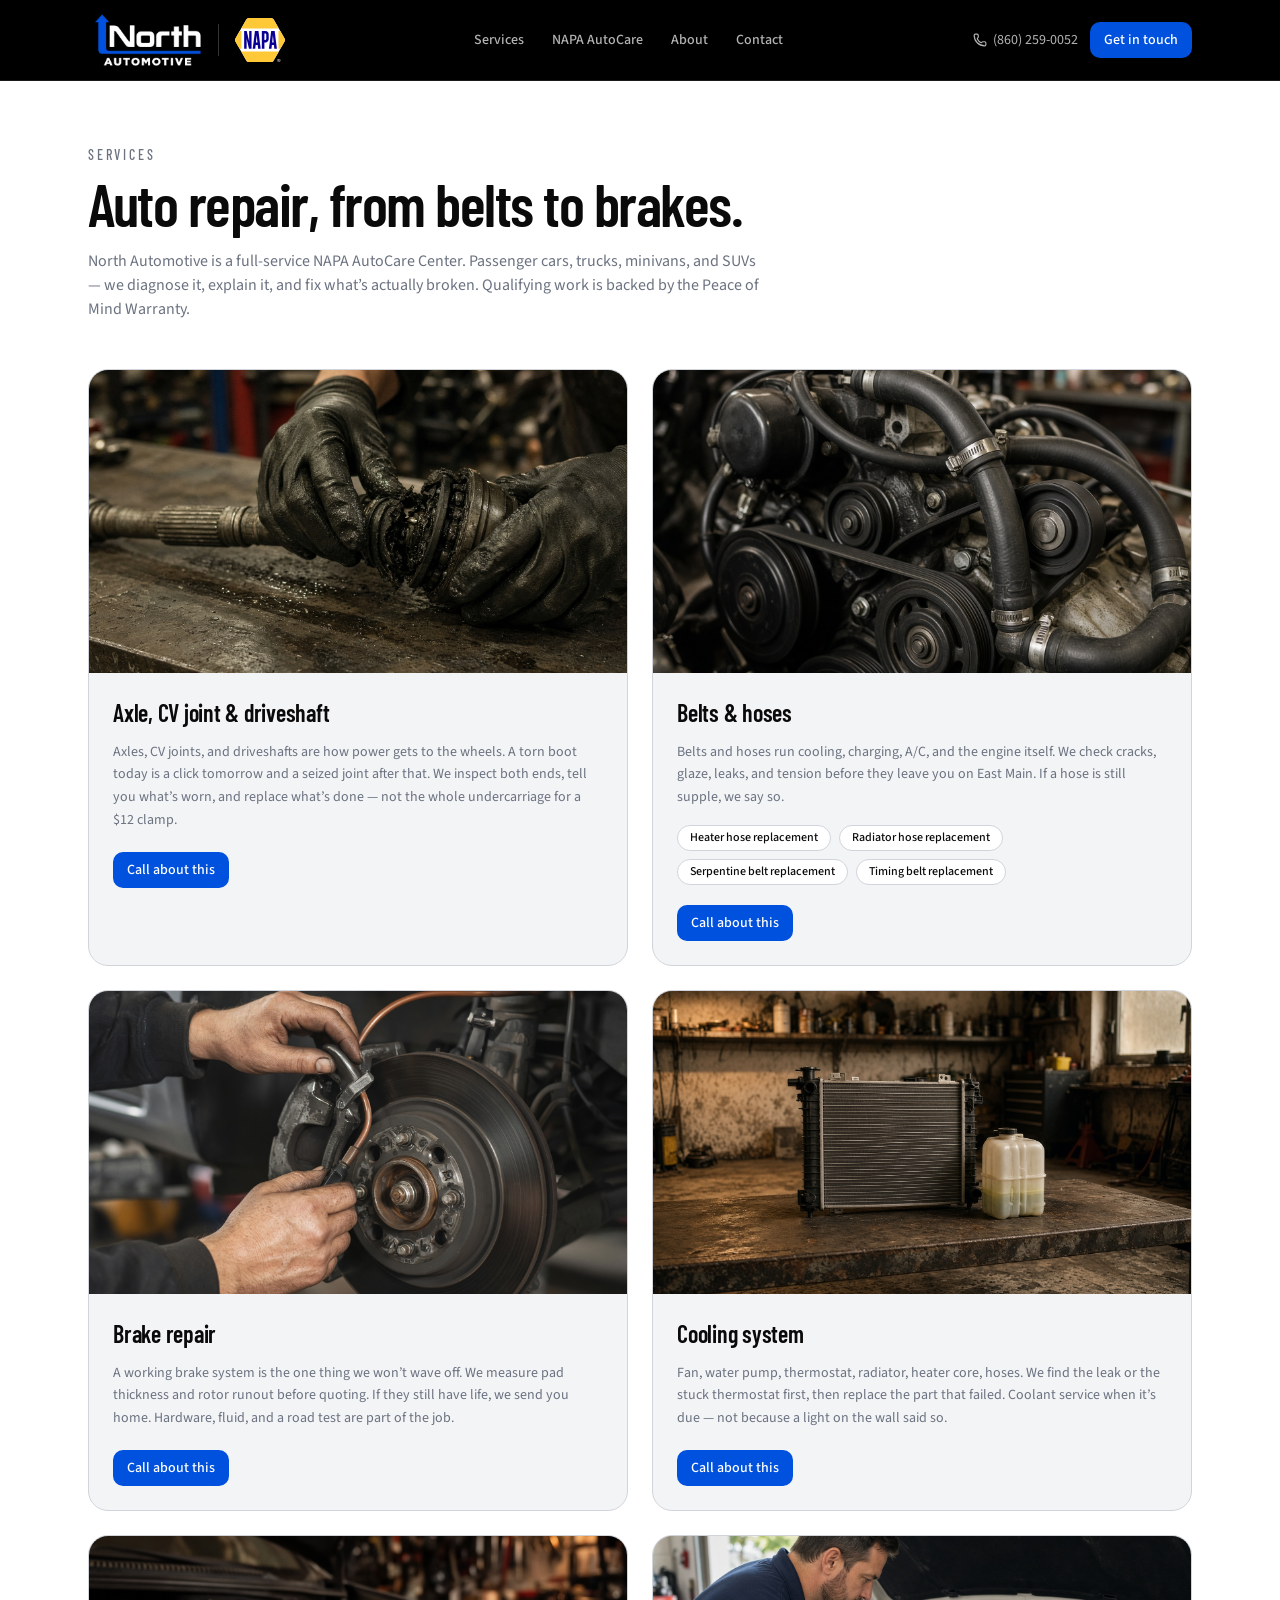
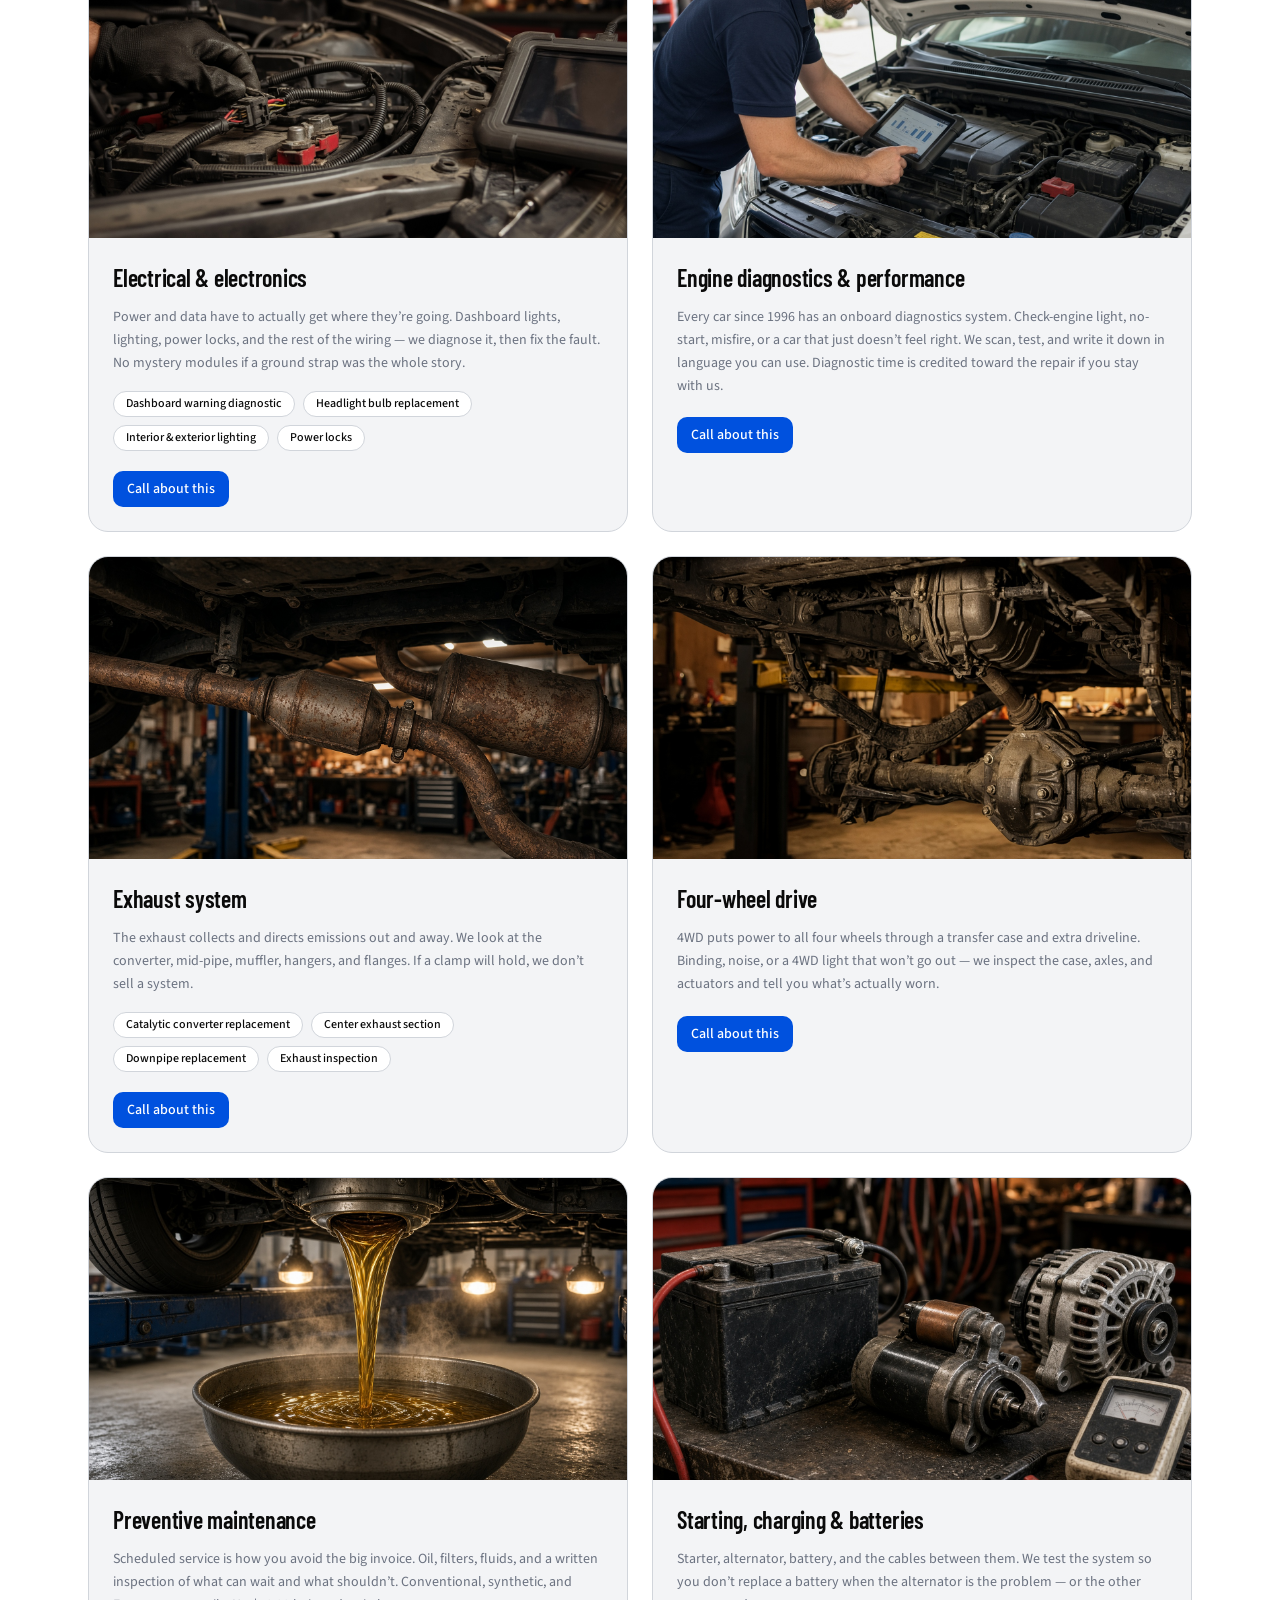
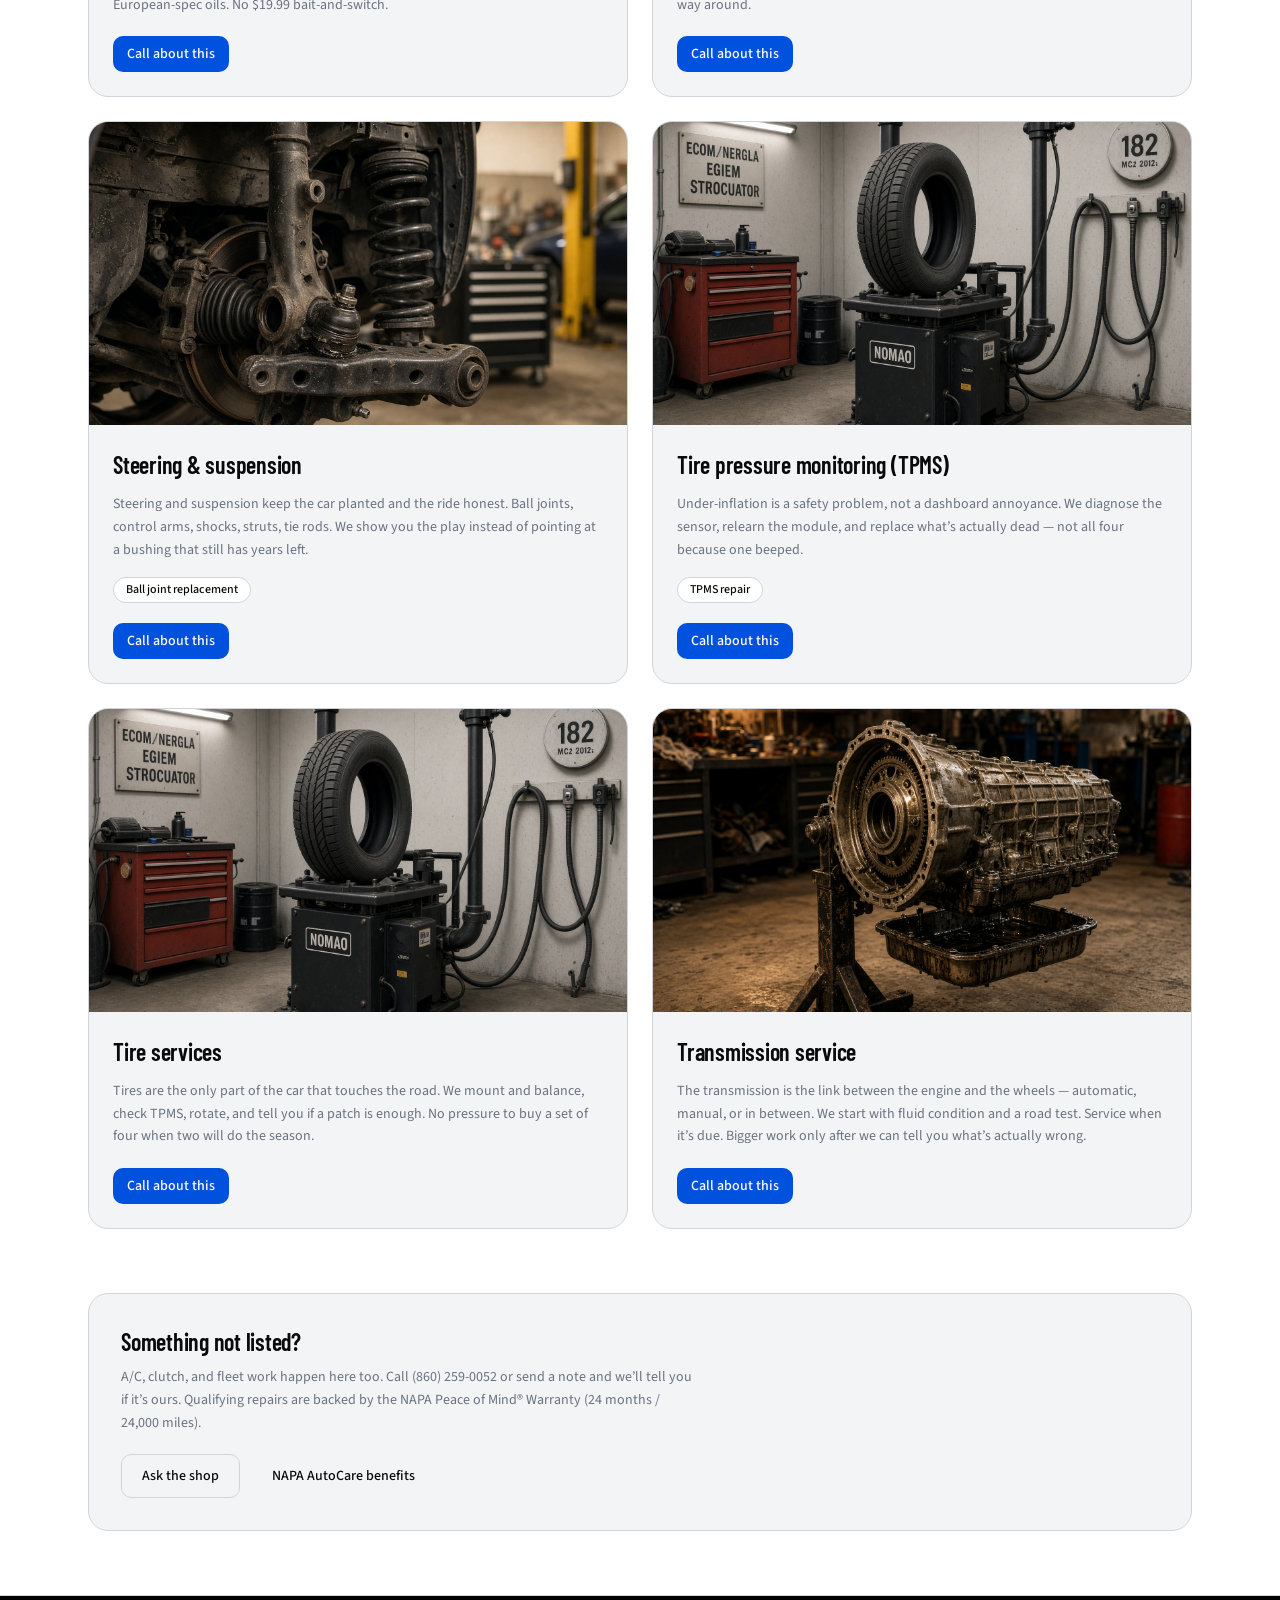
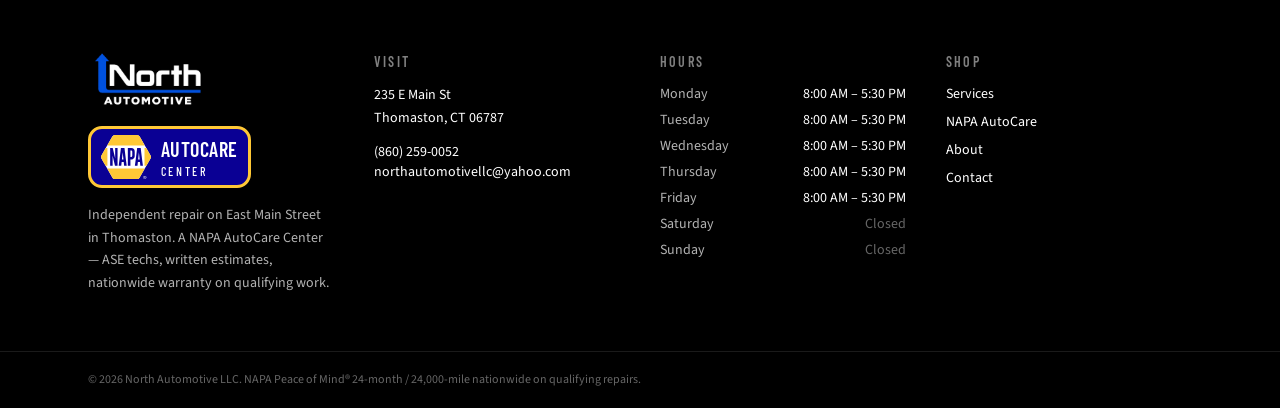
<file: services/index.html>
<!DOCTYPE html>
<html lang="en" class="antialiased"><head><meta name="twitter:card" content="summary_large_image"><meta property="og:title" content="North Automotive LLC"><meta charset="utf-8"><meta name="viewport" content="width=device-width, initial-scale=1"><link rel="preload" as="image" href="/images/logo.png"><link rel="preload" as="image" href="/images/napa-hexagon.svg"><link rel="preload" as="image" href="/images/axle.jpg"><link rel="preload" as="image" href="/images/belts.jpg"><link rel="preload" as="image" href="/images/brakes.jpg"><link rel="preload" as="image" href="/images/cooling.jpg"><link rel="preload" as="image" href="/images/electrical.jpg"><link rel="preload" as="image" href="/images/diagnostics.jpg"><link rel="preload" as="image" href="/images/exhaust.jpg"><link rel="preload" as="image" href="/images/fourwd.jpg"><link rel="preload" as="image" href="/images/oil.jpg"><link rel="preload" as="image" href="/images/batteries.jpg"><link rel="preload" as="image" href="/images/suspension.jpg"><link rel="preload" as="image" href="/images/tires.jpg"><link rel="preload" as="image" href="/images/transmission.jpg"><title>North Automotive LLC</title><meta name="description" content="NAPA AutoCare Center at 235 E Main St, Thomaston, CT. ASE-certified techs, 24-month / 24,000-mile Peace of Mind Warranty, diagnostics, brakes, oil, and tires."><meta name="theme-color" content="#000000"><link rel="icon" type="image/svg+xml" href="/favicon.svg"><link rel="preconnect" href="https://fonts.googleapis.com"><link rel="preconnect" href="https://fonts.gstatic.com" crossorigin="anonymous"><meta name="apple-mobile-web-app-title" content="North Automotive LLC"><meta name="apple-mobile-web-app-status-bar-style" content="black"><link rel="stylesheet" href="/assets/site.css">
<script src="/assets/site.js" defer></script>
</head><body><div class="flex min-h-svh flex-col bg-bg text-fg"><header class="sticky top-0 z-40 border-b border-white/10 bg-ink text-paper"><div class="mx-auto flex h-20 max-w-6xl items-center justify-between gap-4 px-4 sm:px-6"><div class="flex min-w-0 items-center gap-3 sm:gap-4"><a aria-label="North Automotive LLC" href="/"><span class="flex items-center"><img src="/images/logo.png" alt="North Automotive" class="h-12 w-auto sm:h-[3.35rem]"></span></a><span class="hidden h-8 w-px bg-white/20 sm:block" aria-hidden="true"></span><a aria-label="NAPA AutoCare Center" class="shrink-0" href="/napa"><img src="/images/napa-hexagon.svg" alt="NAPA" class="w-auto h-9 sm:h-11"></a></div><nav class="hidden items-center gap-7 md:flex" aria-label="Primary"><a class="text-sm font-medium text-paper/70 transition-colors duration-150 hover:text-paper text-paper" href="/services" data-status="active" aria-current="page">Services</a><a class="text-sm font-medium text-paper/70 transition-colors duration-150 hover:text-paper" href="/napa">NAPA AutoCare</a><a class="text-sm font-medium text-paper/70 transition-colors duration-150 hover:text-paper" href="/about">About</a><a class="text-sm font-medium text-paper/70 transition-colors duration-150 hover:text-paper" href="/contact">Contact</a></nav><div class="hidden items-center gap-3 md:flex"><a href="tel:+18602590052" class="inline-flex items-center gap-1.5 text-sm text-paper/70 hover:text-paper"><svg xmlns="http://www.w3.org/2000/svg" width="24" height="24" viewBox="0 0 24 24" fill="none" stroke="currentColor" stroke-width="2" stroke-linecap="round" stroke-linejoin="round" class="lucide lucide-phone size-3.5" aria-hidden="true"><path d="M13.832 16.568a1 1 0 0 0 1.213-.303l.355-.465A2 2 0 0 1 17 15h3a2 2 0 0 1 2 2v3a2 2 0 0 1-2 2A18 18 0 0 1 2 4a2 2 0 0 1 2-2h3a2 2 0 0 1 2 2v3a2 2 0 0 1-.8 1.6l-.468.351a1 1 0 0 0-.292 1.233 14 14 0 0 0 6.392 6.384"></path></svg>(860) 259-0052</a><a class="inline-flex items-center justify-center gap-2 whitespace-nowrap rounded-md font-medium transition-colors duration-150 ease-out focus-visible:outline-none focus-visible:ring-2 focus-visible:ring-ring focus-visible:ring-offset-2 focus-visible:ring-offset-bg disabled:pointer-events-none disabled:opacity-50 [&amp;_svg]:size-4 [&amp;_svg]:shrink-0 active:scale-[0.98] bg-accent text-accent-fg hover:bg-accent/90 h-9 px-3.5 text-sm" href="/contact">Get in touch</a></div><button type="button" class="inline-flex size-11 items-center justify-center rounded-md text-paper md:hidden" aria-label="Open menu" aria-expanded="false"><svg xmlns="http://www.w3.org/2000/svg" width="24" height="24" viewBox="0 0 24 24" fill="none" stroke="currentColor" stroke-width="2" stroke-linecap="round" stroke-linejoin="round" class="lucide lucide-menu size-5" aria-hidden="true"><path d="M4 12h16"></path><path d="M4 18h16"></path><path d="M4 6h16"></path></svg></button></div><div class="border-t border-white/10 bg-ink md:hidden hidden"><nav class="flex flex-col px-4 py-3" aria-label="Mobile"><a class="flex min-h-11 items-center text-base font-medium text-paper active" href="/services" data-status="active" aria-current="page">Services</a><a class="flex min-h-11 items-center text-base font-medium text-paper" href="/napa">NAPA AutoCare</a><a class="flex min-h-11 items-center text-base font-medium text-paper" href="/about">About</a><a class="flex min-h-11 items-center text-base font-medium text-paper" href="/contact">Contact</a><a class="flex min-h-11 items-center text-base font-medium text-paper" href="/contact">Get in touch</a><a href="tel:+18602590052" class="flex min-h-11 items-center text-base text-paper/70">(860) 259-0052</a></nav></div></header><div class="flex-1"><!--$--><main class="mx-auto max-w-6xl px-4 py-12 sm:px-6 sm:py-16"><p class="font-display text-sm font-medium tracking-[0.2em] text-muted uppercase">Services</p><h1 class="font-display mt-2 max-w-3xl text-4xl font-semibold tracking-tight sm:text-6xl">Auto repair, from belts to brakes.</h1><p class="mt-4 max-w-2xl text-muted">North Automotive is a full-service NAPA AutoCare Center. Passenger cars, trucks, minivans, and SUVs — we diagnose it, explain it, and fix what’s actually broken. Qualifying work is backed by the Peace of Mind Warranty.</p><div class="mt-12 grid gap-6 sm:grid-cols-2"><article id="axle" class="scroll-mt-24 overflow-hidden rounded-xl border border-border bg-surface"><div class="aspect-[16/9] overflow-hidden"><img src="/images/axle.jpg" alt="" class="size-full object-cover"></div><div class="p-5 sm:p-6"><h2 class="font-display text-2xl font-semibold">Axle, CV joint &amp; driveshaft</h2><p class="mt-3 text-sm leading-relaxed text-muted">Axles, CV joints, and driveshafts are how power gets to the wheels. A torn boot today is a click tomorrow and a seized joint after that. We inspect both ends, tell you what’s worn, and replace what’s done — not the whole undercarriage for a $12 clamp.</p><a href="tel:+18602590052" class="inline-flex items-center justify-center gap-2 whitespace-nowrap rounded-md font-medium transition-colors duration-150 ease-out focus-visible:outline-none focus-visible:ring-2 focus-visible:ring-ring focus-visible:ring-offset-2 focus-visible:ring-offset-bg disabled:pointer-events-none disabled:opacity-50 [&amp;_svg]:size-4 [&amp;_svg]:shrink-0 active:scale-[0.98] bg-accent text-accent-fg hover:bg-accent/90 h-9 px-3.5 text-sm mt-5">Call about this</a></div></article><article id="belts" class="scroll-mt-24 overflow-hidden rounded-xl border border-border bg-surface"><div class="aspect-[16/9] overflow-hidden"><img src="/images/belts.jpg" alt="" class="size-full object-cover"></div><div class="p-5 sm:p-6"><h2 class="font-display text-2xl font-semibold">Belts &amp; hoses</h2><p class="mt-3 text-sm leading-relaxed text-muted">Belts and hoses run cooling, charging, A/C, and the engine itself. We check cracks, glaze, leaks, and tension before they leave you on East Main. If a hose is still supple, we say so.</p><ul class="mt-4 flex flex-wrap gap-2"><li class="rounded-full border border-border bg-bg px-3 py-1 text-xs font-medium">Heater hose replacement</li><li class="rounded-full border border-border bg-bg px-3 py-1 text-xs font-medium">Radiator hose replacement</li><li class="rounded-full border border-border bg-bg px-3 py-1 text-xs font-medium">Serpentine belt replacement</li><li class="rounded-full border border-border bg-bg px-3 py-1 text-xs font-medium">Timing belt replacement</li></ul><a href="tel:+18602590052" class="inline-flex items-center justify-center gap-2 whitespace-nowrap rounded-md font-medium transition-colors duration-150 ease-out focus-visible:outline-none focus-visible:ring-2 focus-visible:ring-ring focus-visible:ring-offset-2 focus-visible:ring-offset-bg disabled:pointer-events-none disabled:opacity-50 [&amp;_svg]:size-4 [&amp;_svg]:shrink-0 active:scale-[0.98] bg-accent text-accent-fg hover:bg-accent/90 h-9 px-3.5 text-sm mt-5">Call about this</a></div></article><article id="brakes" class="scroll-mt-24 overflow-hidden rounded-xl border border-border bg-surface"><div class="aspect-[16/9] overflow-hidden"><img src="/images/brakes.jpg" alt="" class="size-full object-cover"></div><div class="p-5 sm:p-6"><h2 class="font-display text-2xl font-semibold">Brake repair</h2><p class="mt-3 text-sm leading-relaxed text-muted">A working brake system is the one thing we won’t wave off. We measure pad thickness and rotor runout before quoting. If they still have life, we send you home. Hardware, fluid, and a road test are part of the job.</p><a href="tel:+18602590052" class="inline-flex items-center justify-center gap-2 whitespace-nowrap rounded-md font-medium transition-colors duration-150 ease-out focus-visible:outline-none focus-visible:ring-2 focus-visible:ring-ring focus-visible:ring-offset-2 focus-visible:ring-offset-bg disabled:pointer-events-none disabled:opacity-50 [&amp;_svg]:size-4 [&amp;_svg]:shrink-0 active:scale-[0.98] bg-accent text-accent-fg hover:bg-accent/90 h-9 px-3.5 text-sm mt-5">Call about this</a></div></article><article id="cooling" class="scroll-mt-24 overflow-hidden rounded-xl border border-border bg-surface"><div class="aspect-[16/9] overflow-hidden"><img src="/images/cooling.jpg" alt="" class="size-full object-cover"></div><div class="p-5 sm:p-6"><h2 class="font-display text-2xl font-semibold">Cooling system</h2><p class="mt-3 text-sm leading-relaxed text-muted">Fan, water pump, thermostat, radiator, heater core, hoses. We find the leak or the stuck thermostat first, then replace the part that failed. Coolant service when it’s due — not because a light on the wall said so.</p><a href="tel:+18602590052" class="inline-flex items-center justify-center gap-2 whitespace-nowrap rounded-md font-medium transition-colors duration-150 ease-out focus-visible:outline-none focus-visible:ring-2 focus-visible:ring-ring focus-visible:ring-offset-2 focus-visible:ring-offset-bg disabled:pointer-events-none disabled:opacity-50 [&amp;_svg]:size-4 [&amp;_svg]:shrink-0 active:scale-[0.98] bg-accent text-accent-fg hover:bg-accent/90 h-9 px-3.5 text-sm mt-5">Call about this</a></div></article><article id="electrical" class="scroll-mt-24 overflow-hidden rounded-xl border border-border bg-surface"><div class="aspect-[16/9] overflow-hidden"><img src="/images/electrical.jpg" alt="" class="size-full object-cover"></div><div class="p-5 sm:p-6"><h2 class="font-display text-2xl font-semibold">Electrical &amp; electronics</h2><p class="mt-3 text-sm leading-relaxed text-muted">Power and data have to actually get where they’re going. Dashboard lights, lighting, power locks, and the rest of the wiring — we diagnose it, then fix the fault. No mystery modules if a ground strap was the whole story.</p><ul class="mt-4 flex flex-wrap gap-2"><li class="rounded-full border border-border bg-bg px-3 py-1 text-xs font-medium">Dashboard warning diagnostic</li><li class="rounded-full border border-border bg-bg px-3 py-1 text-xs font-medium">Headlight bulb replacement</li><li class="rounded-full border border-border bg-bg px-3 py-1 text-xs font-medium">Interior &amp; exterior lighting</li><li class="rounded-full border border-border bg-bg px-3 py-1 text-xs font-medium">Power locks</li></ul><a href="tel:+18602590052" class="inline-flex items-center justify-center gap-2 whitespace-nowrap rounded-md font-medium transition-colors duration-150 ease-out focus-visible:outline-none focus-visible:ring-2 focus-visible:ring-ring focus-visible:ring-offset-2 focus-visible:ring-offset-bg disabled:pointer-events-none disabled:opacity-50 [&amp;_svg]:size-4 [&amp;_svg]:shrink-0 active:scale-[0.98] bg-accent text-accent-fg hover:bg-accent/90 h-9 px-3.5 text-sm mt-5">Call about this</a></div></article><article id="diagnostics" class="scroll-mt-24 overflow-hidden rounded-xl border border-border bg-surface"><div class="aspect-[16/9] overflow-hidden"><img src="/images/diagnostics.jpg" alt="" class="size-full object-cover"></div><div class="p-5 sm:p-6"><h2 class="font-display text-2xl font-semibold">Engine diagnostics &amp; performance</h2><p class="mt-3 text-sm leading-relaxed text-muted">Every car since 1996 has an onboard diagnostics system. Check-engine light, no-start, misfire, or a car that just doesn’t feel right. We scan, test, and write it down in language you can use. Diagnostic time is credited toward the repair if you stay with us.</p><a href="tel:+18602590052" class="inline-flex items-center justify-center gap-2 whitespace-nowrap rounded-md font-medium transition-colors duration-150 ease-out focus-visible:outline-none focus-visible:ring-2 focus-visible:ring-ring focus-visible:ring-offset-2 focus-visible:ring-offset-bg disabled:pointer-events-none disabled:opacity-50 [&amp;_svg]:size-4 [&amp;_svg]:shrink-0 active:scale-[0.98] bg-accent text-accent-fg hover:bg-accent/90 h-9 px-3.5 text-sm mt-5">Call about this</a></div></article><article id="exhaust" class="scroll-mt-24 overflow-hidden rounded-xl border border-border bg-surface"><div class="aspect-[16/9] overflow-hidden"><img src="/images/exhaust.jpg" alt="" class="size-full object-cover"></div><div class="p-5 sm:p-6"><h2 class="font-display text-2xl font-semibold">Exhaust system</h2><p class="mt-3 text-sm leading-relaxed text-muted">The exhaust collects and directs emissions out and away. We look at the converter, mid-pipe, muffler, hangers, and flanges. If a clamp will hold, we don’t sell a system.</p><ul class="mt-4 flex flex-wrap gap-2"><li class="rounded-full border border-border bg-bg px-3 py-1 text-xs font-medium">Catalytic converter replacement</li><li class="rounded-full border border-border bg-bg px-3 py-1 text-xs font-medium">Center exhaust section</li><li class="rounded-full border border-border bg-bg px-3 py-1 text-xs font-medium">Downpipe replacement</li><li class="rounded-full border border-border bg-bg px-3 py-1 text-xs font-medium">Exhaust inspection</li></ul><a href="tel:+18602590052" class="inline-flex items-center justify-center gap-2 whitespace-nowrap rounded-md font-medium transition-colors duration-150 ease-out focus-visible:outline-none focus-visible:ring-2 focus-visible:ring-ring focus-visible:ring-offset-2 focus-visible:ring-offset-bg disabled:pointer-events-none disabled:opacity-50 [&amp;_svg]:size-4 [&amp;_svg]:shrink-0 active:scale-[0.98] bg-accent text-accent-fg hover:bg-accent/90 h-9 px-3.5 text-sm mt-5">Call about this</a></div></article><article id="fourwd" class="scroll-mt-24 overflow-hidden rounded-xl border border-border bg-surface"><div class="aspect-[16/9] overflow-hidden"><img src="/images/fourwd.jpg" alt="" class="size-full object-cover"></div><div class="p-5 sm:p-6"><h2 class="font-display text-2xl font-semibold">Four-wheel drive</h2><p class="mt-3 text-sm leading-relaxed text-muted">4WD puts power to all four wheels through a transfer case and extra driveline. Binding, noise, or a 4WD light that won’t go out — we inspect the case, axles, and actuators and tell you what’s actually worn.</p><a href="tel:+18602590052" class="inline-flex items-center justify-center gap-2 whitespace-nowrap rounded-md font-medium transition-colors duration-150 ease-out focus-visible:outline-none focus-visible:ring-2 focus-visible:ring-ring focus-visible:ring-offset-2 focus-visible:ring-offset-bg disabled:pointer-events-none disabled:opacity-50 [&amp;_svg]:size-4 [&amp;_svg]:shrink-0 active:scale-[0.98] bg-accent text-accent-fg hover:bg-accent/90 h-9 px-3.5 text-sm mt-5">Call about this</a></div></article><article id="maintenance" class="scroll-mt-24 overflow-hidden rounded-xl border border-border bg-surface"><div class="aspect-[16/9] overflow-hidden"><img src="/images/oil.jpg" alt="" class="size-full object-cover"></div><div class="p-5 sm:p-6"><h2 class="font-display text-2xl font-semibold">Preventive maintenance</h2><p class="mt-3 text-sm leading-relaxed text-muted">Scheduled service is how you avoid the big invoice. Oil, filters, fluids, and a written inspection of what can wait and what shouldn’t. Conventional, synthetic, and European-spec oils. No $19.99 bait-and-switch.</p><a href="tel:+18602590052" class="inline-flex items-center justify-center gap-2 whitespace-nowrap rounded-md font-medium transition-colors duration-150 ease-out focus-visible:outline-none focus-visible:ring-2 focus-visible:ring-ring focus-visible:ring-offset-2 focus-visible:ring-offset-bg disabled:pointer-events-none disabled:opacity-50 [&amp;_svg]:size-4 [&amp;_svg]:shrink-0 active:scale-[0.98] bg-accent text-accent-fg hover:bg-accent/90 h-9 px-3.5 text-sm mt-5">Call about this</a></div></article><article id="batteries" class="scroll-mt-24 overflow-hidden rounded-xl border border-border bg-surface"><div class="aspect-[16/9] overflow-hidden"><img src="/images/batteries.jpg" alt="" class="size-full object-cover"></div><div class="p-5 sm:p-6"><h2 class="font-display text-2xl font-semibold">Starting, charging &amp; batteries</h2><p class="mt-3 text-sm leading-relaxed text-muted">Starter, alternator, battery, and the cables between them. We test the system so you don’t replace a battery when the alternator is the problem — or the other way around.</p><a href="tel:+18602590052" class="inline-flex items-center justify-center gap-2 whitespace-nowrap rounded-md font-medium transition-colors duration-150 ease-out focus-visible:outline-none focus-visible:ring-2 focus-visible:ring-ring focus-visible:ring-offset-2 focus-visible:ring-offset-bg disabled:pointer-events-none disabled:opacity-50 [&amp;_svg]:size-4 [&amp;_svg]:shrink-0 active:scale-[0.98] bg-accent text-accent-fg hover:bg-accent/90 h-9 px-3.5 text-sm mt-5">Call about this</a></div></article><article id="suspension" class="scroll-mt-24 overflow-hidden rounded-xl border border-border bg-surface"><div class="aspect-[16/9] overflow-hidden"><img src="/images/suspension.jpg" alt="" class="size-full object-cover"></div><div class="p-5 sm:p-6"><h2 class="font-display text-2xl font-semibold">Steering &amp; suspension</h2><p class="mt-3 text-sm leading-relaxed text-muted">Steering and suspension keep the car planted and the ride honest. Ball joints, control arms, shocks, struts, tie rods. We show you the play instead of pointing at a bushing that still has years left.</p><ul class="mt-4 flex flex-wrap gap-2"><li class="rounded-full border border-border bg-bg px-3 py-1 text-xs font-medium">Ball joint replacement</li></ul><a href="tel:+18602590052" class="inline-flex items-center justify-center gap-2 whitespace-nowrap rounded-md font-medium transition-colors duration-150 ease-out focus-visible:outline-none focus-visible:ring-2 focus-visible:ring-ring focus-visible:ring-offset-2 focus-visible:ring-offset-bg disabled:pointer-events-none disabled:opacity-50 [&amp;_svg]:size-4 [&amp;_svg]:shrink-0 active:scale-[0.98] bg-accent text-accent-fg hover:bg-accent/90 h-9 px-3.5 text-sm mt-5">Call about this</a></div></article><article id="tpms" class="scroll-mt-24 overflow-hidden rounded-xl border border-border bg-surface"><div class="aspect-[16/9] overflow-hidden"><img src="/images/tires.jpg" alt="" class="size-full object-cover"></div><div class="p-5 sm:p-6"><h2 class="font-display text-2xl font-semibold">Tire pressure monitoring (TPMS)</h2><p class="mt-3 text-sm leading-relaxed text-muted">Under-inflation is a safety problem, not a dashboard annoyance. We diagnose the sensor, relearn the module, and replace what’s actually dead — not all four because one beeped.</p><ul class="mt-4 flex flex-wrap gap-2"><li class="rounded-full border border-border bg-bg px-3 py-1 text-xs font-medium">TPMS repair</li></ul><a href="tel:+18602590052" class="inline-flex items-center justify-center gap-2 whitespace-nowrap rounded-md font-medium transition-colors duration-150 ease-out focus-visible:outline-none focus-visible:ring-2 focus-visible:ring-ring focus-visible:ring-offset-2 focus-visible:ring-offset-bg disabled:pointer-events-none disabled:opacity-50 [&amp;_svg]:size-4 [&amp;_svg]:shrink-0 active:scale-[0.98] bg-accent text-accent-fg hover:bg-accent/90 h-9 px-3.5 text-sm mt-5">Call about this</a></div></article><article id="tires" class="scroll-mt-24 overflow-hidden rounded-xl border border-border bg-surface"><div class="aspect-[16/9] overflow-hidden"><img src="/images/tires.jpg" alt="" class="size-full object-cover"></div><div class="p-5 sm:p-6"><h2 class="font-display text-2xl font-semibold">Tire services</h2><p class="mt-3 text-sm leading-relaxed text-muted">Tires are the only part of the car that touches the road. We mount and balance, check TPMS, rotate, and tell you if a patch is enough. No pressure to buy a set of four when two will do the season.</p><a href="tel:+18602590052" class="inline-flex items-center justify-center gap-2 whitespace-nowrap rounded-md font-medium transition-colors duration-150 ease-out focus-visible:outline-none focus-visible:ring-2 focus-visible:ring-ring focus-visible:ring-offset-2 focus-visible:ring-offset-bg disabled:pointer-events-none disabled:opacity-50 [&amp;_svg]:size-4 [&amp;_svg]:shrink-0 active:scale-[0.98] bg-accent text-accent-fg hover:bg-accent/90 h-9 px-3.5 text-sm mt-5">Call about this</a></div></article><article id="transmission" class="scroll-mt-24 overflow-hidden rounded-xl border border-border bg-surface"><div class="aspect-[16/9] overflow-hidden"><img src="/images/transmission.jpg" alt="" class="size-full object-cover"></div><div class="p-5 sm:p-6"><h2 class="font-display text-2xl font-semibold">Transmission service</h2><p class="mt-3 text-sm leading-relaxed text-muted">The transmission is the link between the engine and the wheels — automatic, manual, or in between. We start with fluid condition and a road test. Service when it’s due. Bigger work only after we can tell you what’s actually wrong.</p><a href="tel:+18602590052" class="inline-flex items-center justify-center gap-2 whitespace-nowrap rounded-md font-medium transition-colors duration-150 ease-out focus-visible:outline-none focus-visible:ring-2 focus-visible:ring-ring focus-visible:ring-offset-2 focus-visible:ring-offset-bg disabled:pointer-events-none disabled:opacity-50 [&amp;_svg]:size-4 [&amp;_svg]:shrink-0 active:scale-[0.98] bg-accent text-accent-fg hover:bg-accent/90 h-9 px-3.5 text-sm mt-5">Call about this</a></div></article></div><aside class="mt-16 rounded-xl border border-border bg-surface p-6 sm:p-8"><h2 class="font-display text-2xl font-semibold">Something not listed?</h2><p class="mt-2 max-w-xl text-sm leading-relaxed text-muted">A/C, clutch, and fleet work happen here too. Call <!-- -->(860) 259-0052<!-- --> or send a note and we’ll tell you if it’s ours. Qualifying repairs are backed by the NAPA Peace of Mind® Warranty (<!-- -->24 months / 24,000 miles<!-- -->).</p><div class="mt-5 flex flex-wrap gap-3"><a class="inline-flex items-center justify-center gap-2 whitespace-nowrap rounded-md font-medium transition-colors duration-150 ease-out focus-visible:outline-none focus-visible:ring-2 focus-visible:ring-ring focus-visible:ring-offset-2 focus-visible:ring-offset-bg disabled:pointer-events-none disabled:opacity-50 [&amp;_svg]:size-4 [&amp;_svg]:shrink-0 active:scale-[0.98] border border-border bg-transparent text-fg hover:bg-surface h-11 px-5 text-sm" href="/contact">Ask the shop</a><a class="inline-flex items-center justify-center gap-2 whitespace-nowrap rounded-md font-medium transition-colors duration-150 ease-out focus-visible:outline-none focus-visible:ring-2 focus-visible:ring-ring focus-visible:ring-offset-2 focus-visible:ring-offset-bg disabled:pointer-events-none disabled:opacity-50 [&amp;_svg]:size-4 [&amp;_svg]:shrink-0 active:scale-[0.98] text-fg hover:bg-surface h-11 px-5 text-sm" href="/napa">NAPA AutoCare benefits</a></div></aside></main><!--/$--></div><footer class="border-t border-border bg-ink text-paper"><div class="mx-auto grid max-w-6xl gap-10 px-4 py-14 sm:px-6 md:grid-cols-4"><div class="md:col-span-1"><span class="flex items-center"><img src="/images/logo.png" alt="North Automotive" class="h-12 w-auto sm:h-[3.35rem]"></span><div class="mt-5"><a aria-label="NAPA AutoCare Center" class="inline-flex items-center gap-2.5 rounded-lg border-[3px] border-napa-yellow bg-napa-navy px-2.5 py-1.5 shadow-[0_8px_24px_rgba(0,0,0,0.35)]" href="/napa"><img src="/images/napa-hexagon.svg" alt="" class="h-10 w-auto sm:h-11"><span class="font-display leading-[0.92] text-white"><span class="block text-lg font-semibold tracking-wide sm:text-xl">AUTOCARE</span><span class="block text-[11px] font-medium tracking-[0.22em] sm:text-xs">CENTER</span></span></a></div><p class="mt-4 max-w-xs text-sm leading-relaxed text-paper/70">Independent repair on East Main Street in Thomaston. A NAPA AutoCare Center — ASE techs, written estimates, nationwide warranty on qualifying work.</p></div><div><h2 class="font-display text-sm font-semibold tracking-[0.16em] text-paper/50 uppercase">Visit</h2><p class="mt-3 text-sm leading-relaxed">235 E Main St<br>Thomaston, CT 06787</p><p class="mt-3 text-sm"><a href="tel:+18602590052" class="hover:underline">(860) 259-0052</a><br><a href="mailto:northautomotivellc@yahoo.com" class="hover:underline">northautomotivellc@yahoo.com</a></p></div><div><h2 class="font-display text-sm font-semibold tracking-[0.16em] text-paper/50 uppercase">Hours</h2><ul class="mt-3 space-y-1.5 text-sm"><li class="flex justify-between gap-4"><span class="text-paper/70">Monday</span><span class="">8:00 AM – 5:30 PM</span></li><li class="flex justify-between gap-4"><span class="text-paper/70">Tuesday</span><span class="">8:00 AM – 5:30 PM</span></li><li class="flex justify-between gap-4"><span class="text-paper/70">Wednesday</span><span class="">8:00 AM – 5:30 PM</span></li><li class="flex justify-between gap-4"><span class="text-paper/70">Thursday</span><span class="">8:00 AM – 5:30 PM</span></li><li class="flex justify-between gap-4"><span class="text-paper/70">Friday</span><span class="">8:00 AM – 5:30 PM</span></li><li class="flex justify-between gap-4"><span class="text-paper/70">Saturday</span><span class="text-paper/40">Closed</span></li><li class="flex justify-between gap-4"><span class="text-paper/70">Sunday</span><span class="text-paper/40">Closed</span></li></ul></div><div><h2 class="font-display text-sm font-semibold tracking-[0.16em] text-paper/50 uppercase">Shop</h2><ul class="mt-3 space-y-2 text-sm"><li><a class="hover:underline active" href="/services" data-status="active" aria-current="page">Services</a></li><li><a class="hover:underline" href="/napa">NAPA AutoCare</a></li><li><a class="hover:underline" href="/about">About</a></li><li><a class="hover:underline" href="/contact">Contact</a></li></ul></div></div><div class="border-t border-paper/10"><p class="mx-auto max-w-6xl px-4 py-5 text-xs text-paper/40 sm:px-6">© <!-- -->2026<!-- --> <!-- -->North Automotive LLC<!-- -->. <!-- -->NAPA Peace of Mind® 24-month / 24,000-mile nationwide<!-- --> on qualifying repairs.</p></div></footer></div></body></html>
</file>
<file: assets/site.css>
@import url("https://fonts.googleapis.com/css2?family=Barlow+Condensed:wght@500;600;700&family=Source+Sans+3:ital,wght@0,400;0,500;0,600;1,400&display=swap");
@layer properties;
@layer theme, base, components, utilities;
@layer theme {
  :root, :host { --font-sans: "Source Sans 3", "Segoe UI", system-ui, sans-serif; --font-mono: ui-monospace, SFMono-Regular, Menlo, Monaco, Consolas, "Liberation Mono",
      "Courier New", monospace; --color-neutral-100: oklch(97% 0 none); --color-neutral-300: oklch(87% 0 none); --color-neutral-500: oklch(55.6% 0 none); --color-neutral-700: oklch(37.1% 0 none); --color-neutral-900: oklch(20.5% 0 none); --color-black: #000; --color-white: #fff; --spacing: 0.25rem; --container-xs: 20rem; --container-sm: 24rem; --container-md: 28rem; --container-lg: 32rem; --container-xl: 36rem; --container-2xl: 42rem; --container-3xl: 48rem; --container-6xl: 72rem; --text-xs: 0.75rem; --text-xs--line-height: calc(1 / 0.75); --text-sm: 0.875rem; --text-sm--line-height: calc(1.25 / 0.875); --text-base: 1rem; --text-base--line-height: calc(1.5 / 1); --text-lg: 1.125rem; --text-lg--line-height: calc(1.75 / 1.125); --text-xl: 1.25rem; --text-xl--line-height: calc(1.75 / 1.25); --text-2xl: 1.5rem; --text-2xl--line-height: calc(2 / 1.5); --text-3xl: 1.875rem; --text-3xl--line-height: calc(2.25 / 1.875); --text-4xl: 2.25rem; --text-4xl--line-height: calc(2.5 / 2.25); --text-5xl: 3rem; --text-5xl--line-height: 1; --text-6xl: 3.75rem; --text-6xl--line-height: 1; --text-7xl: 4.5rem; --text-7xl--line-height: 1; --font-weight-medium: 500; --font-weight-semibold: 600; --tracking-tight: -0.025em; --tracking-wide: 0.025em; --leading-tight: 1.25; --leading-snug: 1.375; --leading-normal: 1.5; --leading-relaxed: 1.625; --radius-xs: 0.25rem; --radius-sm: 0.375rem; --radius-md: 0.625rem; --radius-lg: 0.875rem; --radius-xl: 1.25rem; --radius-2xl: 1rem; --ease-out: cubic-bezier(0, 0, 0.2, 1); --ease-in-out: cubic-bezier(0.4, 0, 0.2, 1); --animate-pulse: pulse 2s cubic-bezier(0.4, 0, 0.6, 1) infinite; --default-transition-duration: 150ms; --default-transition-timing-function: cubic-bezier(0.4, 0, 0.2, 1); --default-font-family: var(--font-sans); --default-mono-font-family: var(--font-mono); --radius: 0.625rem; --color-bg: #ffffff; --color-fg: #0a0a0a; --color-muted: #6b7280; --color-surface: #f3f4f6; --color-border: #d1d5db; --color-accent: #0051de; --color-accent-fg: #ffffff; --color-ink: #000000; --color-paper: #ffffff; --color-ring: #0051de; --color-napa-yellow: #ffc836; --color-napa-navy: #0a0094; --font-display: "Barlow Condensed", "Arial Narrow", sans-serif; }
}
@layer base {
  *, ::after, ::before, ::backdrop, ::file-selector-button { box-sizing: border-box; margin: 0px; padding: 0px; border: 0px solid; }
  html, :host { line-height: 1.5; text-size-adjust: 100%; tab-size: 4; font-family: var(--default-font-family, -apple-system, BlinkMacSystemFont, "Segoe UI", Roboto, "Helvetica Neue", "Noto Sans", Arial, sans-serif, "Apple Color Emoji", "Segoe UI Emoji", "Segoe UI Symbol", "Noto Color Emoji"); font-feature-settings: var(--default-font-feature-settings, normal); font-variation-settings: var(--default-font-variation-settings, normal); -webkit-tap-highlight-color: transparent; }
  hr { height: 0px; color: inherit; border-top-width: 1px; }
  abbr:where([title]) { text-decoration: underline dotted; }
  h1, h2, h3, h4, h5, h6 { font-size: inherit; font-weight: inherit; }
  a { color: inherit; text-decoration: inherit; }
  b, strong { font-weight: bolder; }
  code, kbd, samp, pre { font-family: var(--default-mono-font-family, ui-monospace, SFMono-Regular, Menlo, Monaco, Consolas, "Liberation Mono", "Courier New", monospace); font-feature-settings: var(--default-mono-font-feature-settings, normal); font-variation-settings: var(--default-mono-font-variation-settings, normal); font-size: 1em; }
  small { font-size: 80%; }
  sub, sup { font-size: 75%; line-height: 0; position: relative; vertical-align: baseline; }
  sub { bottom: -0.25em; }
  sup { top: -0.5em; }
  table { text-indent: 0px; border-color: inherit; border-collapse: collapse; }
  progress { vertical-align: baseline; }
  summary { display: list-item; }
  ol, ul, menu { list-style: none; }
  img, svg, video, canvas, audio, iframe, embed, object { display: block; vertical-align: middle; }
  img, video { max-width: 100%; height: auto; }
  button, input, select, optgroup, textarea, ::file-selector-button { font: inherit; letter-spacing: inherit; color: inherit; border-radius: 0px; background-color: transparent; opacity: 1; }
  :where(select:is([multiple], [size])) optgroup { font-weight: bolder; }
  :where(select:is([multiple], [size])) optgroup option { padding-inline-start: 20px; }
  ::file-selector-button { margin-inline-end: 4px; }
  ::placeholder { opacity: 1; }
  @supports (not (-webkit-appearance: -apple-pay-button)) or (contain-intrinsic-size: 1px) {
  ::placeholder {
  color: currentcolor;
  @supports (color: color-mix(in lab, red, red)) {
  color: color-mix(currentcolor, transparent);
}
}
}
  textarea { resize: vertical; }
  ::-webkit-search-decoration { appearance: none; }
  ::-webkit-date-and-time-value { min-height: 1lh; text-align: inherit; }
  ::-webkit-datetime-edit { display: inline-flex; }
  ::-webkit-datetime-edit-fields-wrapper { padding: 0px; }
  ::-webkit-datetime-edit, ::-webkit-datetime-edit-year-field, ::-webkit-datetime-edit-month-field, ::-webkit-datetime-edit-day-field, ::-webkit-datetime-edit-hour-field, ::-webkit-datetime-edit-minute-field, ::-webkit-datetime-edit-second-field, ::-webkit-datetime-edit-millisecond-field, ::-webkit-datetime-edit-meridiem-field { padding-block: 0px; }
  ::-webkit-calendar-picker-indicator { line-height: 1; }
  button, input:where([type="button"], [type="reset"], [type="submit"]), ::file-selector-button { appearance: button; }
  ::-webkit-inner-spin-button, ::-webkit-outer-spin-button { height: auto; }
  [hidden]:where(:not([hidden="until-found"])) { display: none !important; }
}
@layer utilities {
  .collapse { visibility: collapse; }
  .invisible { visibility: hidden; }
  .visible { visibility: visible; }
  .absolute { position: absolute; }
  .fixed { position: fixed; }
  .relative { position: relative; }
  .static { position: static; }
  .sticky { position: sticky; }
  .inset-0 { inset: 0px; }
  .top-0 { top: 0px; }
  .right-1 { right: var(--spacing); }
  .right-2 { right: calc(var(--spacing) * 2); }
  .right-3 { right: calc(var(--spacing) * 3); }
  .right-4 { right: calc(var(--spacing) * 4); }
  .left-1 { left: var(--spacing); }
  .left-2 { left: calc(var(--spacing) * 2); }
  .left-3 { left: calc(var(--spacing) * 3); }
  .left-4 { left: calc(var(--spacing) * 4); }
  .isolate { isolation: isolate; }
  .z-40 { z-index: 40; }
  .container {
  width: 100%;
  @media (width >= 40rem) {
  max-width: 40rem;
}
  @media (width >= 48rem) {
  max-width: 48rem;
}
  @media (width >= 64rem) {
  max-width: 64rem;
}
  @media (width >= 80rem) {
  max-width: 80rem;
}
  @media (width >= 96rem) {
  max-width: 96rem;
}
}
  .mx-2 { margin-inline: calc(var(--spacing) * 2); }
  .mx-auto { margin-inline: auto; }
  .mt-0\.5 { margin-top: calc(var(--spacing) * 0.5); }
  .mt-1 { margin-top: var(--spacing); }
  .mt-2 { margin-top: calc(var(--spacing) * 2); }
  .mt-3 { margin-top: calc(var(--spacing) * 3); }
  .mt-4 { margin-top: calc(var(--spacing) * 4); }
  .mt-5 { margin-top: calc(var(--spacing) * 5); }
  .mt-6 { margin-top: calc(var(--spacing) * 6); }
  .mt-8 { margin-top: calc(var(--spacing) * 8); }
  .mt-10 { margin-top: calc(var(--spacing) * 10); }
  .mt-12 { margin-top: calc(var(--spacing) * 12); }
  .mt-16 { margin-top: calc(var(--spacing) * 16); }
  .mb-5 { margin-bottom: calc(var(--spacing) * 5); }
  .mb-6 { margin-bottom: calc(var(--spacing) * 6); }
  .ml-px { margin-left: 1px; }
  .block { display: block; }
  .flex { display: flex; }
  .grid { display: grid; }
  .hidden { display: none; }
  .inline { display: inline; }
  .inline-flex { display: inline-flex; }
  .table { display: table; }
  .aspect-\[4\/3\] { aspect-ratio: 4 / 3; }
  .aspect-\[4\/5\] { aspect-ratio: 4 / 5; }
  .aspect-\[16\/9\] { aspect-ratio: 16 / 9; }
  .aspect-\[16\/10\] { aspect-ratio: 16 / 10; }
  .size-3\.5 { width: calc(var(--spacing) * 3.5); height: calc(var(--spacing) * 3.5); }
  .size-4 { width: calc(var(--spacing) * 4); height: calc(var(--spacing) * 4); }
  .size-5 { width: calc(var(--spacing) * 5); height: calc(var(--spacing) * 5); }
  .size-6 { width: calc(var(--spacing) * 6); height: calc(var(--spacing) * 6); }
  .size-10 { width: calc(var(--spacing) * 10); height: calc(var(--spacing) * 10); }
  .size-11 { width: calc(var(--spacing) * 11); height: calc(var(--spacing) * 11); }
  .size-full { width: 100%; height: 100%; }
  .h-8 { height: calc(var(--spacing) * 8); }
  .h-9 { height: calc(var(--spacing) * 9); }
  .h-10 { height: calc(var(--spacing) * 10); }
  .h-11 { height: calc(var(--spacing) * 11); }
  .h-12 { height: calc(var(--spacing) * 12); }
  .h-14 { height: calc(var(--spacing) * 14); }
  .h-20 { height: calc(var(--spacing) * 20); }
  .h-40 { height: calc(var(--spacing) * 40); }
  .min-h-11 { min-height: calc(var(--spacing) * 11); }
  .min-h-28 { min-height: calc(var(--spacing) * 28); }
  .min-h-\[48svh\] { min-height: 48svh; }
  .min-h-\[52svh\] { min-height: 52svh; }
  .min-h-\[60vh\] { min-height: 60vh; }
  .min-h-\[88svh\] { min-height: 88svh; }
  .min-h-\[100svh\] { min-height: 100svh; }
  .min-h-screen { min-height: 100vh; }
  .min-h-svh { min-height: 100svh; }
  .w-8 { width: calc(var(--spacing) * 8); }
  .w-auto { width: auto; }
  .w-full { width: 100%; }
  .w-px { width: 1px; }
  .max-w-2xl { max-width: var(--container-2xl); }
  .max-w-3xl { max-width: var(--container-3xl); }
  .max-w-6xl { max-width: var(--container-6xl); }
  .max-w-full { max-width: 100%; }
  .max-w-lg { max-width: var(--container-lg); }
  .max-w-md { max-width: var(--container-md); }
  .max-w-sm { max-width: var(--container-sm); }
  .max-w-xl { max-width: var(--container-xl); }
  .max-w-xs { max-width: var(--container-xs); }
  .min-w-0 { min-width: 0px; }
  .flex-1 { flex: 1 1 0%; }
  .shrink { flex-shrink: 1; }
  .shrink-0 { flex-shrink: 0; }
  .scale-100 { --tw-scale-x: 100%; --tw-scale-y: 100%; --tw-scale-z: 100%; scale: var(--tw-scale-x) var(--tw-scale-y); }
  .scale-\[0\.25\] { scale: 0.25; }
  .transform { transform: var(--tw-rotate-x,) var(--tw-rotate-y,) var(--tw-rotate-z,) var(--tw-skew-x,) var(--tw-skew-y,); }
  .animate-pulse { animation: var(--animate-pulse); }
  .cursor-pointer { cursor: pointer; }
  .resize { resize: both; }
  .scroll-mt-24 { scroll-margin-top: calc(var(--spacing) * 24); }
  .flex-col { flex-direction: column; }
  .flex-wrap { flex-wrap: wrap; }
  .place-items-center { place-items: center; }
  .items-center { align-items: center; }
  .items-end { align-items: flex-end; }
  .justify-between { justify-content: space-between; }
  .justify-center { justify-content: center; }
  .justify-end { justify-content: flex-end; }
  .justify-start { justify-content: flex-start; }
  .gap-1\.5 { gap: calc(var(--spacing) * 1.5); }
  .gap-2 { gap: calc(var(--spacing) * 2); }
  .gap-2\.5 { gap: calc(var(--spacing) * 2.5); }
  .gap-3 { gap: calc(var(--spacing) * 3); }
  .gap-4 { gap: calc(var(--spacing) * 4); }
  .gap-6 { gap: calc(var(--spacing) * 6); }
  .gap-7 { gap: calc(var(--spacing) * 7); }
  .gap-8 { gap: calc(var(--spacing) * 8); }
  .gap-10 { gap: calc(var(--spacing) * 10); }
  .gap-12 { gap: calc(var(--spacing) * 12); }
  :where(.space-y-1\.5 > :not(:last-child)) { --tw-space-y-reverse: 0; margin-block-start: calc(calc(var(--spacing) * 1.5) * var(--tw-space-y-reverse)); margin-block-end: calc(calc(var(--spacing) * 1.5) * calc(1 - var(--tw-space-y-reverse))); }
  :where(.space-y-2 > :not(:last-child)) { --tw-space-y-reverse: 0; margin-block-start: calc(calc(var(--spacing) * 2) * var(--tw-space-y-reverse)); margin-block-end: calc(calc(var(--spacing) * 2) * calc(1 - var(--tw-space-y-reverse))); }
  :where(.space-y-3 > :not(:last-child)) { --tw-space-y-reverse: 0; margin-block-start: calc(calc(var(--spacing) * 3) * var(--tw-space-y-reverse)); margin-block-end: calc(calc(var(--spacing) * 3) * calc(1 - var(--tw-space-y-reverse))); }
  :where(.space-y-4 > :not(:last-child)) { --tw-space-y-reverse: 0; margin-block-start: calc(calc(var(--spacing) * 4) * var(--tw-space-y-reverse)); margin-block-end: calc(calc(var(--spacing) * 4) * calc(1 - var(--tw-space-y-reverse))); }
  :where(.space-y-8 > :not(:last-child)) { --tw-space-y-reverse: 0; margin-block-start: calc(calc(var(--spacing) * 8) * var(--tw-space-y-reverse)); margin-block-end: calc(calc(var(--spacing) * 8) * calc(1 - var(--tw-space-y-reverse))); }
  .truncate { overflow: hidden; text-overflow: ellipsis; white-space: nowrap; }
  .overflow-hidden { overflow: hidden; }
  .rounded { border-radius: var(--radius); }
  .rounded-2xl { border-radius: var(--radius-2xl); }
  .rounded-full { border-radius: calc(infinity * 1px); }
  .rounded-lg { border-radius: var(--radius-lg); }
  .rounded-md { border-radius: var(--radius-md); }
  .rounded-xl { border-radius: var(--radius-xl); }
  .border { border-style: var(--tw-border-style); border-width: 1px; }
  .border-\[3px\] { border-style: var(--tw-border-style); border-width: 3px; }
  .border-t { border-top-style: var(--tw-border-style); border-top-width: 1px; }
  .border-b { border-bottom-style: var(--tw-border-style); border-bottom-width: 1px; }
  .border-border { border-color: var(--color-border); }
  .border-napa-yellow { border-color: var(--color-napa-yellow); }
  .border-neutral-300 { border-color: var(--color-neutral-300); }
  .border-paper\/10 {
  border-color: color-mix(in srgb, rgb(255, 255, 255) 10%, transparent);
  @supports (color: color-mix(in lab, red, red)) {
  border-color: color-mix(in oklab, var(--color-paper) 10%, transparent);
}
}
  .border-paper\/30 {
  border-color: color-mix(in srgb, rgb(255, 255, 255) 30%, transparent);
  @supports (color: color-mix(in lab, red, red)) {
  border-color: color-mix(in oklab, var(--color-paper) 30%, transparent);
}
}
  .border-white\/10 {
  border-color: color-mix(in srgb, rgb(255, 255, 255) 10%, transparent);
  @supports (color: color-mix(in lab, red, red)) {
  border-color: color-mix(in oklab, var(--color-white) 10%, transparent);
}
}
  .bg-accent { background-color: var(--color-accent); }
  .bg-bg { background-color: var(--color-bg); }
  .bg-black { background-color: var(--color-black); }
  .bg-black\/10 {
  background-color: color-mix(in srgb, rgb(0, 0, 0) 10%, transparent);
  @supports (color: color-mix(in lab, red, red)) {
  background-color: color-mix(in oklab, var(--color-black) 10%, transparent);
}
}
  .bg-ink { background-color: var(--color-ink); }
  .bg-ink\/55 {
  background-color: color-mix(in srgb, rgb(0, 0, 0) 55%, transparent);
  @supports (color: color-mix(in lab, red, red)) {
  background-color: color-mix(in oklab, var(--color-ink) 55%, transparent);
}
}
  .bg-ink\/70 {
  background-color: color-mix(in srgb, rgb(0, 0, 0) 70%, transparent);
  @supports (color: color-mix(in lab, red, red)) {
  background-color: color-mix(in oklab, var(--color-ink) 70%, transparent);
}
}
  .bg-napa-navy { background-color: var(--color-napa-navy); }
  .bg-paper { background-color: var(--color-paper); }
  .bg-surface { background-color: var(--color-surface); }
  .bg-transparent { background-color: transparent; }
  .bg-white\/20 {
  background-color: color-mix(in srgb, rgb(255, 255, 255) 20%, transparent);
  @supports (color: color-mix(in lab, red, red)) {
  background-color: color-mix(in oklab, var(--color-white) 20%, transparent);
}
}
  .bg-gradient-to-r { --tw-gradient-position: to right in oklab; background-image: linear-gradient(var(--tw-gradient-stops)); }
  .from-ink\/85 {
  --tw-gradient-from: color-mix(in srgb, #000000 85%, transparent);
  @supports (color: color-mix(in lab, red, red)) {
  --tw-gradient-from: color-mix(in oklab, var(--color-ink) 85%, transparent);
}
  --tw-gradient-stops: var(--tw-gradient-via-stops, var(--tw-gradient-position), var(--tw-gradient-from) var(--tw-gradient-from-position), var(--tw-gradient-to) var(--tw-gradient-to-position));
}
  .via-ink\/55 {
  --tw-gradient-via: color-mix(in srgb, #000000 55%, transparent);
  @supports (color: color-mix(in lab, red, red)) {
  --tw-gradient-via: color-mix(in oklab, var(--color-ink) 55%, transparent);
}
  --tw-gradient-via-stops: var(--tw-gradient-position), var(--tw-gradient-from) var(--tw-gradient-from-position), var(--tw-gradient-via) var(--tw-gradient-via-position), var(--tw-gradient-to) var(--tw-gradient-to-position); --tw-gradient-stops: var(--tw-gradient-via-stops);
}
  .to-ink\/25 {
  --tw-gradient-to: color-mix(in srgb, #000000 25%, transparent);
  @supports (color: color-mix(in lab, red, red)) {
  --tw-gradient-to: color-mix(in oklab, var(--color-ink) 25%, transparent);
}
  --tw-gradient-stops: var(--tw-gradient-via-stops, var(--tw-gradient-position), var(--tw-gradient-from) var(--tw-gradient-from-position), var(--tw-gradient-to) var(--tw-gradient-to-position));
}
  .object-contain { object-fit: contain; }
  .object-cover { object-fit: cover; }
  .object-left { object-position: left center; }
  .p-2 { padding: calc(var(--spacing) * 2); }
  .p-5 { padding: calc(var(--spacing) * 5); }
  .p-6 { padding: calc(var(--spacing) * 6); }
  .p-8 { padding: calc(var(--spacing) * 8); }
  .p-\[16px\] { padding: 16px; }
  .px-2\.5 { padding-inline: calc(var(--spacing) * 2.5); }
  .px-3 { padding-inline: calc(var(--spacing) * 3); }
  .px-3\.5 { padding-inline: calc(var(--spacing) * 3.5); }
  .px-4 { padding-inline: calc(var(--spacing) * 4); }
  .px-5 { padding-inline: calc(var(--spacing) * 5); }
  .px-6 { padding-inline: calc(var(--spacing) * 6); }
  .py-0\.5 { padding-block: calc(var(--spacing) * 0.5); }
  .py-1 { padding-block: var(--spacing); }
  .py-1\.5 { padding-block: calc(var(--spacing) * 1.5); }
  .py-2 { padding-block: calc(var(--spacing) * 2); }
  .py-2\.5 { padding-block: calc(var(--spacing) * 2.5); }
  .py-3 { padding-block: calc(var(--spacing) * 3); }
  .py-5 { padding-block: calc(var(--spacing) * 5); }
  .py-6 { padding-block: calc(var(--spacing) * 6); }
  .py-10 { padding-block: calc(var(--spacing) * 10); }
  .py-12 { padding-block: calc(var(--spacing) * 12); }
  .py-14 { padding-block: calc(var(--spacing) * 14); }
  .py-16 { padding-block: calc(var(--spacing) * 16); }
  .py-20 { padding-block: calc(var(--spacing) * 20); }
  .pt-24 { padding-top: calc(var(--spacing) * 24); }
  .pr-3\.5 { padding-right: calc(var(--spacing) * 3.5); }
  .pb-12 { padding-bottom: calc(var(--spacing) * 12); }
  .pb-16 { padding-bottom: calc(var(--spacing) * 16); }
  .pl-4 { padding-left: calc(var(--spacing) * 4); }
  .text-center { text-align: center; }
  .font-display { font-family: var(--font-display); }
  .text-2xl { font-size: var(--text-2xl); line-height: var(--tw-leading, var(--text-2xl--line-height)); }
  .text-3xl { font-size: var(--text-3xl); line-height: var(--tw-leading, var(--text-3xl--line-height)); }
  .text-4xl { font-size: var(--text-4xl); line-height: var(--tw-leading, var(--text-4xl--line-height)); }
  .text-5xl { font-size: var(--text-5xl); line-height: var(--tw-leading, var(--text-5xl--line-height)); }
  .text-base { font-size: var(--text-base); line-height: var(--tw-leading, var(--text-base--line-height)); }
  .text-lg { font-size: var(--text-lg); line-height: var(--tw-leading, var(--text-lg--line-height)); }
  .text-sm { font-size: var(--text-sm); line-height: var(--tw-leading, var(--text-sm--line-height)); }
  .text-xl { font-size: var(--text-xl); line-height: var(--tw-leading, var(--text-xl--line-height)); }
  .text-xs { font-size: var(--text-xs); line-height: var(--tw-leading, var(--text-xs--line-height)); }
  .text-\[11px\] { font-size: 11px; }
  .text-\[13px\] { font-size: 13px; }
  .leading-\[0\.92\] { --tw-leading: 0.92; line-height: 0.92; }
  .leading-\[0\.95\] { --tw-leading: 0.95; line-height: 0.95; }
  .leading-relaxed { --tw-leading: var(--leading-relaxed); line-height: var(--leading-relaxed); }
  .leading-snug { --tw-leading: var(--leading-snug); line-height: var(--leading-snug); }
  .font-medium { --tw-font-weight: var(--font-weight-medium); font-weight: var(--font-weight-medium); }
  .font-semibold { --tw-font-weight: var(--font-weight-semibold); font-weight: var(--font-weight-semibold); }
  .tracking-\[0\.2em\] { --tw-tracking: 0.2em; letter-spacing: 0.2em; }
  .tracking-\[0\.16em\] { --tw-tracking: 0.16em; letter-spacing: 0.16em; }
  .tracking-\[0\.22em\] { --tw-tracking: 0.22em; letter-spacing: 0.22em; }
  .tracking-tight { --tw-tracking: var(--tracking-tight); letter-spacing: var(--tracking-tight); }
  .tracking-wide { --tw-tracking: var(--tracking-wide); letter-spacing: var(--tracking-wide); }
  .text-balance { text-wrap: balance; }
  .text-wrap { text-wrap: wrap; }
  .break-words { overflow-wrap: break-word; }
  .whitespace-nowrap { white-space: nowrap; }
  .text-accent { color: var(--color-accent); }
  .text-accent-fg { color: var(--color-accent-fg); }
  .text-fg { color: var(--color-fg); }
  .text-ink { color: var(--color-ink); }
  .text-muted { color: var(--color-muted); }
  .text-neutral-500 { color: var(--color-neutral-500); }
  .text-paper { color: var(--color-paper); }
  .text-paper\/40 {
  color: color-mix(in srgb, rgb(255, 255, 255) 40%, transparent);
  @supports (color: color-mix(in lab, red, red)) {
  color: color-mix(in oklab, var(--color-paper) 40%, transparent);
}
}
  .text-paper\/50 {
  color: color-mix(in srgb, rgb(255, 255, 255), transparent);
  @supports (color: color-mix(in lab, red, red)) {
  color: color-mix(in oklab, var(--color-paper) 50%, transparent);
}
}
  .text-paper\/70 {
  color: color-mix(in srgb, rgb(255, 255, 255) 70%, transparent);
  @supports (color: color-mix(in lab, red, red)) {
  color: color-mix(in oklab, var(--color-paper) 70%, transparent);
}
}
  .text-paper\/75 {
  color: color-mix(in srgb, rgb(255, 255, 255) 75%, transparent);
  @supports (color: color-mix(in lab, red, red)) {
  color: color-mix(in oklab, var(--color-paper) 75%, transparent);
}
}
  .text-paper\/80 {
  color: color-mix(in srgb, rgb(255, 255, 255) 80%, transparent);
  @supports (color: color-mix(in lab, red, red)) {
  color: color-mix(in oklab, var(--color-paper) 80%, transparent);
}
}
  .text-white { color: var(--color-white); }
  .uppercase { text-transform: uppercase; }
  .tabular-nums { --tw-numeric-spacing: tabular-nums; font-variant-numeric: var(--tw-ordinal,) var(--tw-slashed-zero,) var(--tw-numeric-figure,) var(--tw-numeric-spacing,) var(--tw-numeric-fraction,); }
  .underline-offset-4 { text-underline-offset: 4px; }
  .antialiased { -webkit-font-smoothing: antialiased; }
  .opacity-0 { opacity: 0; }
  .opacity-35 { opacity: 0.35; }
  .opacity-40 { opacity: 0.4; }
  .opacity-70 { opacity: 0.7; }
  .opacity-100 { opacity: 1; }
  .shadow { --tw-shadow: 0 1px 3px 0 var(--tw-shadow-color, rgb(0 0 0 / 0.1)), 0 1px 2px -1px var(--tw-shadow-color, rgb(0 0 0 / 0.1)); box-shadow: var(--tw-inset-shadow), var(--tw-inset-ring-shadow), var(--tw-ring-offset-shadow), var(--tw-ring-shadow), var(--tw-shadow); }
  .shadow-\[0_8px_24px_rgba\(0\,0\,0\,0\.35\)\] { --tw-shadow: 0 8px 24px var(--tw-shadow-color, rgba(0,0,0,0.35)); box-shadow: var(--tw-inset-shadow), var(--tw-inset-ring-shadow), var(--tw-ring-offset-shadow), var(--tw-ring-shadow), var(--tw-shadow); }
  .shadow-none { --tw-shadow: 0 0 #0000; box-shadow: var(--tw-inset-shadow), var(--tw-inset-ring-shadow), var(--tw-ring-offset-shadow), var(--tw-ring-shadow), var(--tw-shadow); }
  .ring { --tw-ring-shadow: var(--tw-ring-inset,) 0 0 0 calc(1px + var(--tw-ring-offset-width)) var(--tw-ring-color, currentcolor); box-shadow: var(--tw-inset-shadow), var(--tw-inset-ring-shadow), var(--tw-ring-offset-shadow), var(--tw-ring-shadow), var(--tw-shadow); }
  .ring-ring { --tw-ring-color: var(--color-ring); }
  .outline { outline-style: var(--tw-outline-style); outline-width: 1px; }
  .outline-1 { outline-style: var(--tw-outline-style); outline-width: 1px; }
  .-outline-offset-1 { outline-offset: calc(-1px); }
  .outline-black\/10 {
  outline-color: color-mix(in srgb, rgb(0, 0, 0) 10%, transparent);
  @supports (color: color-mix(in lab, red, red)) {
  outline-color: color-mix(in oklab, var(--color-black) 10%, transparent);
}
}
  .blur { --tw-blur: blur(8px); filter: var(--tw-blur,) var(--tw-brightness,) var(--tw-contrast,) var(--tw-grayscale,) var(--tw-hue-rotate,) var(--tw-invert,) var(--tw-saturate,) var(--tw-sepia,) var(--tw-drop-shadow,); }
  .blur-\[4px\] { --tw-blur: blur(4px); filter: var(--tw-blur,) var(--tw-brightness,) var(--tw-contrast,) var(--tw-grayscale,) var(--tw-hue-rotate,) var(--tw-invert,) var(--tw-saturate,) var(--tw-sepia,) var(--tw-drop-shadow,); }
  .blur-none { --tw-blur: ; filter: var(--tw-blur,) var(--tw-brightness,) var(--tw-contrast,) var(--tw-grayscale,) var(--tw-hue-rotate,) var(--tw-invert,) var(--tw-saturate,) var(--tw-sepia,) var(--tw-drop-shadow,); }
  .grayscale { --tw-grayscale: grayscale(100%); filter: var(--tw-blur,) var(--tw-brightness,) var(--tw-contrast,) var(--tw-grayscale,) var(--tw-hue-rotate,) var(--tw-invert,) var(--tw-saturate,) var(--tw-sepia,) var(--tw-drop-shadow,); }
  .invert { --tw-invert: invert(100%); filter: var(--tw-blur,) var(--tw-brightness,) var(--tw-contrast,) var(--tw-grayscale,) var(--tw-hue-rotate,) var(--tw-invert,) var(--tw-saturate,) var(--tw-sepia,) var(--tw-drop-shadow,); }
  .sepia { --tw-sepia: sepia(100%); filter: var(--tw-blur,) var(--tw-brightness,) var(--tw-contrast,) var(--tw-grayscale,) var(--tw-hue-rotate,) var(--tw-invert,) var(--tw-saturate,) var(--tw-sepia,) var(--tw-drop-shadow,); }
  .filter { filter: var(--tw-blur,) var(--tw-brightness,) var(--tw-contrast,) var(--tw-grayscale,) var(--tw-hue-rotate,) var(--tw-invert,) var(--tw-saturate,) var(--tw-sepia,) var(--tw-drop-shadow,); }
  .transition { transition-property: color, background-color, border-color, outline-color, text-decoration-color, fill, stroke, --tw-gradient-from, --tw-gradient-via, --tw-gradient-to, opacity, box-shadow, transform, translate, scale, rotate, filter, -webkit-backdrop-filter, backdrop-filter, display, content-visibility, overlay, pointer-events; transition-timing-function: var(--tw-ease, var(--default-transition-timing-function)); transition-duration: var(--tw-duration, var(--default-transition-duration)); }
  .transition-\[box-shadow\] { transition-property: box-shadow; transition-timing-function: var(--tw-ease, var(--default-transition-timing-function)); transition-duration: var(--tw-duration, var(--default-transition-duration)); }
  .transition-\[opacity\,filter\,scale\] { transition-property: opacity, filter, scale; transition-timing-function: var(--tw-ease, var(--default-transition-timing-function)); transition-duration: var(--tw-duration, var(--default-transition-duration)); }
  .transition-\[scale\,background-color\] { transition-property: scale, background-color; transition-timing-function: var(--tw-ease, var(--default-transition-timing-function)); transition-duration: var(--tw-duration, var(--default-transition-duration)); }
  .transition-\[scale\,opacity\,filter\] { transition-property: scale, opacity, filter; transition-timing-function: var(--tw-ease, var(--default-transition-timing-function)); transition-duration: var(--tw-duration, var(--default-transition-duration)); }
  .transition-colors { transition-property: color, background-color, border-color, outline-color, text-decoration-color, fill, stroke, --tw-gradient-from, --tw-gradient-via, --tw-gradient-to; transition-timing-function: var(--tw-ease, var(--default-transition-timing-function)); transition-duration: var(--tw-duration, var(--default-transition-duration)); }
  .transition-transform { transition-property: transform, translate, scale, rotate; transition-timing-function: var(--tw-ease, var(--default-transition-timing-function)); transition-duration: var(--tw-duration, var(--default-transition-duration)); }
  .duration-150 { --tw-duration: 150ms; transition-duration: 150ms; }
  .duration-300 { --tw-duration: 300ms; transition-duration: 300ms; }
  .duration-500 { --tw-duration: 500ms; transition-duration: 500ms; }
  .ease-\[cubic-bezier\(0\.2\,0\,0\,1\)\] { --tw-ease: cubic-bezier(0.2,0,0,1); transition-timing-function: cubic-bezier(0.2, 0, 0, 1); }
  .ease-out { --tw-ease: var(--ease-out); transition-timing-function: var(--ease-out); }
  .paused { animation-play-state: paused; }
  .running { animation-play-state: running; }
  .zoom-in { --tw-enter-scale: 0; }
  @media (hover: hover) {
  .group-hover\:scale-\[1\.03\]:is(:where(.group):hover *) { scale: 1.03; }
}
  .placeholder\:text-muted::placeholder { color: var(--color-muted); }
  .after\:absolute::after { content: var(--tw-content); position: absolute; }
  .after\:top-1\/2::after { content: var(--tw-content); top: calc(50%); }
  .after\:left-1\/2::after { content: var(--tw-content); left: calc(50%); }
  .after\:size-10::after { content: var(--tw-content); width: calc(var(--spacing) * 10); height: calc(var(--spacing) * 10); }
  .after\:-translate-1\/2::after { content: var(--tw-content); --tw-translate-x: calc(calc(1 / 2 * 100%) * -1); --tw-translate-y: calc(calc(1 / 2 * 100%) * -1); translate: var(--tw-translate-x) var(--tw-translate-y); }
  @media (hover: hover) {
  .hover\:bg-accent\/90:hover { background-color: color-mix(in srgb, rgb(0, 81, 222) 90%, transparent); }
  @supports (color: color-mix(in lab, red, red)) {
  .hover\:bg-accent\/90:hover { background-color: color-mix(in oklab, var(--color-accent) 90%, transparent); }
}
  .hover\:bg-ink\/90:hover { background-color: color-mix(in srgb, rgb(0, 0, 0) 90%, transparent); }
  @supports (color: color-mix(in lab, red, red)) {
  .hover\:bg-ink\/90:hover { background-color: color-mix(in oklab, var(--color-ink) 90%, transparent); }
}
  .hover\:bg-neutral-100:hover { background-color: var(--color-neutral-100); }
  .hover\:bg-paper\/10:hover { background-color: color-mix(in srgb, rgb(255, 255, 255) 10%, transparent); }
  @supports (color: color-mix(in lab, red, red)) {
  .hover\:bg-paper\/10:hover { background-color: color-mix(in oklab, var(--color-paper) 10%, transparent); }
}
  .hover\:bg-paper\/90:hover { background-color: color-mix(in srgb, rgb(255, 255, 255) 90%, transparent); }
  @supports (color: color-mix(in lab, red, red)) {
  .hover\:bg-paper\/90:hover { background-color: color-mix(in oklab, var(--color-paper) 90%, transparent); }
}
  .hover\:bg-surface:hover { background-color: var(--color-surface); }
  .hover\:text-paper:hover { color: var(--color-paper); }
  .hover\:underline:hover { text-decoration-line: underline; }
}
  .focus-visible\:ring-2:focus-visible { --tw-ring-shadow: var(--tw-ring-inset,) 0 0 0 calc(2px + var(--tw-ring-offset-width)) var(--tw-ring-color, currentcolor); box-shadow: var(--tw-inset-shadow), var(--tw-inset-ring-shadow), var(--tw-ring-offset-shadow), var(--tw-ring-shadow), var(--tw-shadow); }
  .focus-visible\:ring-ring:focus-visible { --tw-ring-color: var(--color-ring); }
  .focus-visible\:ring-offset-2:focus-visible { --tw-ring-offset-width: 2px; --tw-ring-offset-shadow: var(--tw-ring-inset,) 0 0 0 var(--tw-ring-offset-width) var(--tw-ring-offset-color); }
  .focus-visible\:ring-offset-bg:focus-visible { --tw-ring-offset-color: var(--color-bg); }
  .focus-visible\:outline-none:focus-visible { --tw-outline-style: none; outline-style: none; }
  .active\:scale-\[0\.96\]:active { scale: 0.96; }
  .active\:scale-\[0\.98\]:active { scale: 0.98; }
  .active\:not-disabled\:scale-\[0\.96\]:active:not(:disabled) { scale: 0.96; }
  .disabled\:pointer-events-none:disabled { pointer-events: none; }
  .disabled\:cursor-not-allowed:disabled { cursor: not-allowed; }
  .disabled\:opacity-50:disabled { opacity: 0.5; }
  @media (width >= 40rem) {
  .sm\:block { display: block; }
  .sm\:aspect-\[4\/3\] { aspect-ratio: 4 / 3; }
  .sm\:h-11 { height: calc(var(--spacing) * 11); }
  .sm\:h-14 { height: calc(var(--spacing) * 14); }
  .sm\:h-16 { height: calc(var(--spacing) * 16); }
  .sm\:h-52 { height: calc(var(--spacing) * 52); }
  .sm\:h-\[3\.35rem\] { height: 3.35rem; }
  .sm\:grid-cols-2 { grid-template-columns: repeat(2, minmax(0px, 1fr)); }
  .sm\:grid-cols-3 { grid-template-columns: repeat(3, minmax(0px, 1fr)); }
  .sm\:gap-4 { gap: calc(var(--spacing) * 4); }
  .sm\:gap-8 { gap: calc(var(--spacing) * 8); }
  .sm\:p-6 { padding: calc(var(--spacing) * 6); }
  .sm\:p-8 { padding: calc(var(--spacing) * 8); }
  .sm\:px-6 { padding-inline: calc(var(--spacing) * 6); }
  .sm\:px-10 { padding-inline: calc(var(--spacing) * 10); }
  .sm\:py-16 { padding-block: calc(var(--spacing) * 16); }
  .sm\:py-20 { padding-block: calc(var(--spacing) * 20); }
  .sm\:pb-20 { padding-bottom: calc(var(--spacing) * 20); }
  .sm\:text-4xl { font-size: var(--text-4xl); line-height: var(--tw-leading, var(--text-4xl--line-height)); }
  .sm\:text-5xl { font-size: var(--text-5xl); line-height: var(--tw-leading, var(--text-5xl--line-height)); }
  .sm\:text-6xl { font-size: var(--text-6xl); line-height: var(--tw-leading, var(--text-6xl--line-height)); }
  .sm\:text-7xl { font-size: var(--text-7xl); line-height: var(--tw-leading, var(--text-7xl--line-height)); }
  .sm\:text-lg { font-size: var(--text-lg); line-height: var(--tw-leading, var(--text-lg--line-height)); }
  .sm\:text-xl { font-size: var(--text-xl); line-height: var(--tw-leading, var(--text-xl--line-height)); }
  .sm\:text-xs { font-size: var(--text-xs); line-height: var(--tw-leading, var(--text-xs--line-height)); }
}
  @media (width >= 48rem) {
  .md\:col-span-1 { grid-column: span 1 / span 1; }
  .md\:flex { display: flex; }
  .md\:hidden { display: none; }
  .md\:grid-cols-2 { grid-template-columns: repeat(2, minmax(0px, 1fr)); }
  .md\:grid-cols-3 { grid-template-columns: repeat(3, minmax(0px, 1fr)); }
  .md\:grid-cols-4 { grid-template-columns: repeat(4, minmax(0px, 1fr)); }
  .md\:text-sm { font-size: var(--text-sm); line-height: var(--tw-leading, var(--text-sm--line-height)); }
}
  @media (width >= 64rem) {
  .lg\:aspect-\[4\/5\] { aspect-ratio: 4 / 5; }
  .lg\:h-60 { height: calc(var(--spacing) * 60); }
  .lg\:grid-cols-2 { grid-template-columns: repeat(2, minmax(0px, 1fr)); }
  .lg\:grid-cols-3 { grid-template-columns: repeat(3, minmax(0px, 1fr)); }
  .lg\:grid-cols-4 { grid-template-columns: repeat(4, minmax(0px, 1fr)); }
  .lg\:grid-cols-\[1\.1fr_0\.9fr\] { grid-template-columns: 1.1fr 0.9fr; }
  .lg\:items-center { align-items: center; }
  .lg\:gap-10 { gap: calc(var(--spacing) * 10); }
}
  @media (prefers-color-scheme: dark) {
  .dark\:border-neutral-700 { border-color: var(--color-neutral-700); }
  .dark\:bg-white\/20 { background-color: color-mix(in srgb, rgb(255, 255, 255) 20%, transparent); }
  @supports (color: color-mix(in lab, red, red)) {
  .dark\:bg-white\/20 { background-color: color-mix(in oklab, var(--color-white) 20%, transparent); }
}
  .dark\:outline-white\/10 { outline-color: color-mix(in srgb, rgb(255, 255, 255) 10%, transparent); }
  @supports (color: color-mix(in lab, red, red)) {
  .dark\:outline-white\/10 { outline-color: color-mix(in oklab, var(--color-white) 10%, transparent); }
}
  @media (hover: hover) {
  .dark\:hover\:bg-neutral-900:hover { background-color: var(--color-neutral-900); }
}
}
  .\[\&_svg\]\:size-4 svg { width: calc(var(--spacing) * 4); height: calc(var(--spacing) * 4); }
  .\[\&_svg\]\:shrink-0 svg { flex-shrink: 0; }
}
@property --tw-animation-delay { syntax: "*"; inherits: false; initial-value: 0s; }
@property --tw-animation-direction { syntax: "*"; inherits: false; initial-value: normal; }
@property --tw-animation-duration { syntax: "*"; inherits: false; }
@property --tw-animation-fill-mode { syntax: "*"; inherits: false; initial-value: none; }
@property --tw-animation-iteration-count { syntax: "*"; inherits: false; initial-value: 1; }
@property --tw-enter-blur { syntax: "*"; inherits: false; initial-value: 0; }
@property --tw-enter-opacity { syntax: "*"; inherits: false; initial-value: 1; }
@property --tw-enter-rotate { syntax: "*"; inherits: false; initial-value: 0; }
@property --tw-enter-scale { syntax: "*"; inherits: false; initial-value: 1; }
@property --tw-enter-translate-x { syntax: "*"; inherits: false; initial-value: 0; }
@property --tw-enter-translate-y { syntax: "*"; inherits: false; initial-value: 0; }
@property --tw-exit-blur { syntax: "*"; inherits: false; initial-value: 0; }
@property --tw-exit-opacity { syntax: "*"; inherits: false; initial-value: 1; }
@property --tw-exit-rotate { syntax: "*"; inherits: false; initial-value: 0; }
@property --tw-exit-scale { syntax: "*"; inherits: false; initial-value: 1; }
@property --tw-exit-translate-x { syntax: "*"; inherits: false; initial-value: 0; }
@property --tw-exit-translate-y { syntax: "*"; inherits: false; initial-value: 0; }
@layer base {
  html { -webkit-font-smoothing: antialiased; }
  html, body { background: var(--color-bg); color: var(--color-fg); font-family: var(--font-sans); }
  h1, h2, h3, h4 { text-wrap: balance; font-family: var(--font-display); letter-spacing: -0.01em; }
  p { text-wrap: pretty; }
  button:not(:disabled), [role="button"]:not(:disabled) { cursor: pointer; }
  ::selection { background: var(--color-accent); color: var(--color-accent-fg); }
}
@media (prefers-reduced-motion: reduce) {
  *, ::before, ::after { animation-duration: 0.01ms !important; animation-iteration-count: 1 !important; transition-duration: 0.01ms !important; }
}
@property --tw-scale-x { syntax: "*"; inherits: false; initial-value: 1; }
@property --tw-scale-y { syntax: "*"; inherits: false; initial-value: 1; }
@property --tw-scale-z { syntax: "*"; inherits: false; initial-value: 1; }
@property --tw-rotate-x { syntax: "*"; inherits: false; }
@property --tw-rotate-y { syntax: "*"; inherits: false; }
@property --tw-rotate-z { syntax: "*"; inherits: false; }
@property --tw-skew-x { syntax: "*"; inherits: false; }
@property --tw-skew-y { syntax: "*"; inherits: false; }
@property --tw-space-y-reverse { syntax: "*"; inherits: false; initial-value: 0; }
@property --tw-border-style { syntax: "*"; inherits: false; initial-value: solid; }
@property --tw-gradient-position { syntax: "*"; inherits: false; }
@property --tw-gradient-from { syntax: "<color>"; inherits: false; initial-value: #0000; }
@property --tw-gradient-via { syntax: "<color>"; inherits: false; initial-value: #0000; }
@property --tw-gradient-to { syntax: "<color>"; inherits: false; initial-value: #0000; }
@property --tw-gradient-stops { syntax: "*"; inherits: false; }
@property --tw-gradient-via-stops { syntax: "*"; inherits: false; }
@property --tw-gradient-from-position { syntax: "<length-percentage>"; inherits: false; initial-value: 0%; }
@property --tw-gradient-via-position { syntax: "<length-percentage>"; inherits: false; initial-value: 50%; }
@property --tw-gradient-to-position { syntax: "<length-percentage>"; inherits: false; initial-value: 100%; }
@property --tw-leading { syntax: "*"; inherits: false; }
@property --tw-font-weight { syntax: "*"; inherits: false; }
@property --tw-tracking { syntax: "*"; inherits: false; }
@property --tw-ordinal { syntax: "*"; inherits: false; }
@property --tw-slashed-zero { syntax: "*"; inherits: false; }
@property --tw-numeric-figure { syntax: "*"; inherits: false; }
@property --tw-numeric-spacing { syntax: "*"; inherits: false; }
@property --tw-numeric-fraction { syntax: "*"; inherits: false; }
@property --tw-shadow { syntax: "*"; inherits: false; initial-value: 0 0 #0000; }
@property --tw-shadow-color { syntax: "*"; inherits: false; }
@property --tw-shadow-alpha { syntax: "<percentage>"; inherits: false; initial-value: 100%; }
@property --tw-inset-shadow { syntax: "*"; inherits: false; initial-value: 0 0 #0000; }
@property --tw-inset-shadow-color { syntax: "*"; inherits: false; }
@property --tw-inset-shadow-alpha { syntax: "<percentage>"; inherits: false; initial-value: 100%; }
@property --tw-ring-color { syntax: "*"; inherits: false; }
@property --tw-ring-shadow { syntax: "*"; inherits: false; initial-value: 0 0 #0000; }
@property --tw-inset-ring-color { syntax: "*"; inherits: false; }
@property --tw-inset-ring-shadow { syntax: "*"; inherits: false; initial-value: 0 0 #0000; }
@property --tw-ring-inset { syntax: "*"; inherits: false; }
@property --tw-ring-offset-width { syntax: "<length>"; inherits: false; initial-value: 0px; }
@property --tw-ring-offset-color { syntax: "*"; inherits: false; initial-value: #fff; }
@property --tw-ring-offset-shadow { syntax: "*"; inherits: false; initial-value: 0 0 #0000; }
@property --tw-outline-style { syntax: "*"; inherits: false; initial-value: solid; }
@property --tw-blur { syntax: "*"; inherits: false; }
@property --tw-brightness { syntax: "*"; inherits: false; }
@property --tw-contrast { syntax: "*"; inherits: false; }
@property --tw-grayscale { syntax: "*"; inherits: false; }
@property --tw-hue-rotate { syntax: "*"; inherits: false; }
@property --tw-invert { syntax: "*"; inherits: false; }
@property --tw-opacity { syntax: "*"; inherits: false; }
@property --tw-saturate { syntax: "*"; inherits: false; }
@property --tw-sepia { syntax: "*"; inherits: false; }
@property --tw-drop-shadow { syntax: "*"; inherits: false; }
@property --tw-drop-shadow-color { syntax: "*"; inherits: false; }
@property --tw-drop-shadow-alpha { syntax: "<percentage>"; inherits: false; initial-value: 100%; }
@property --tw-drop-shadow-size { syntax: "*"; inherits: false; }
@property --tw-duration { syntax: "*"; inherits: false; }
@property --tw-ease { syntax: "*"; inherits: false; }
@property --tw-content { syntax: "*"; inherits: false; initial-value: ""; }
@property --tw-translate-x { syntax: "*"; inherits: false; initial-value: 0; }
@property --tw-translate-y { syntax: "*"; inherits: false; initial-value: 0; }
@property --tw-translate-z { syntax: "*"; inherits: false; initial-value: 0; }
@keyframes pulse { 
  50% { opacity: 0.5; }
}
@layer properties {
  @supports ((-webkit-hyphens: none) and (not (margin-trim: inline))) or ((-moz-orient: inline) and (not (color:rgb(from red r g b)))) {
  *, ::before, ::after, ::backdrop { --tw-scale-x: 1; --tw-scale-y: 1; --tw-scale-z: 1; --tw-rotate-x: initial; --tw-rotate-y: initial; --tw-rotate-z: initial; --tw-skew-x: initial; --tw-skew-y: initial; --tw-space-y-reverse: 0; --tw-border-style: solid; --tw-gradient-position: initial; --tw-gradient-from: #0000; --tw-gradient-via: #0000; --tw-gradient-to: #0000; --tw-gradient-stops: initial; --tw-gradient-via-stops: initial; --tw-gradient-from-position: 0%; --tw-gradient-via-position: 50%; --tw-gradient-to-position: 100%; --tw-leading: initial; --tw-font-weight: initial; --tw-tracking: initial; --tw-ordinal: initial; --tw-slashed-zero: initial; --tw-numeric-figure: initial; --tw-numeric-spacing: initial; --tw-numeric-fraction: initial; --tw-shadow: 0 0 #0000; --tw-shadow-color: initial; --tw-shadow-alpha: 100%; --tw-inset-shadow: 0 0 #0000; --tw-inset-shadow-color: initial; --tw-inset-shadow-alpha: 100%; --tw-ring-color: initial; --tw-ring-shadow: 0 0 #0000; --tw-inset-ring-color: initial; --tw-inset-ring-shadow: 0 0 #0000; --tw-ring-inset: initial; --tw-ring-offset-width: 0px; --tw-ring-offset-color: #fff; --tw-ring-offset-shadow: 0 0 #0000; --tw-outline-style: solid; --tw-blur: initial; --tw-brightness: initial; --tw-contrast: initial; --tw-grayscale: initial; --tw-hue-rotate: initial; --tw-invert: initial; --tw-opacity: initial; --tw-saturate: initial; --tw-sepia: initial; --tw-drop-shadow: initial; --tw-drop-shadow-color: initial; --tw-drop-shadow-alpha: 100%; --tw-drop-shadow-size: initial; --tw-duration: initial; --tw-ease: initial; --tw-content: ""; --tw-translate-x: 0; --tw-translate-y: 0; --tw-translate-z: 0; --tw-animation-delay: 0s; --tw-animation-direction: normal; --tw-animation-duration: initial; --tw-animation-fill-mode: none; --tw-animation-iteration-count: 1; --tw-enter-blur: 0; --tw-enter-opacity: 1; --tw-enter-rotate: 0; --tw-enter-scale: 1; --tw-enter-translate-x: 0; --tw-enter-translate-y: 0; --tw-exit-blur: 0; --tw-exit-opacity: 1; --tw-exit-rotate: 0; --tw-exit-scale: 1; --tw-exit-translate-x: 0; --tw-exit-translate-y: 0; }
}
}
</file>
